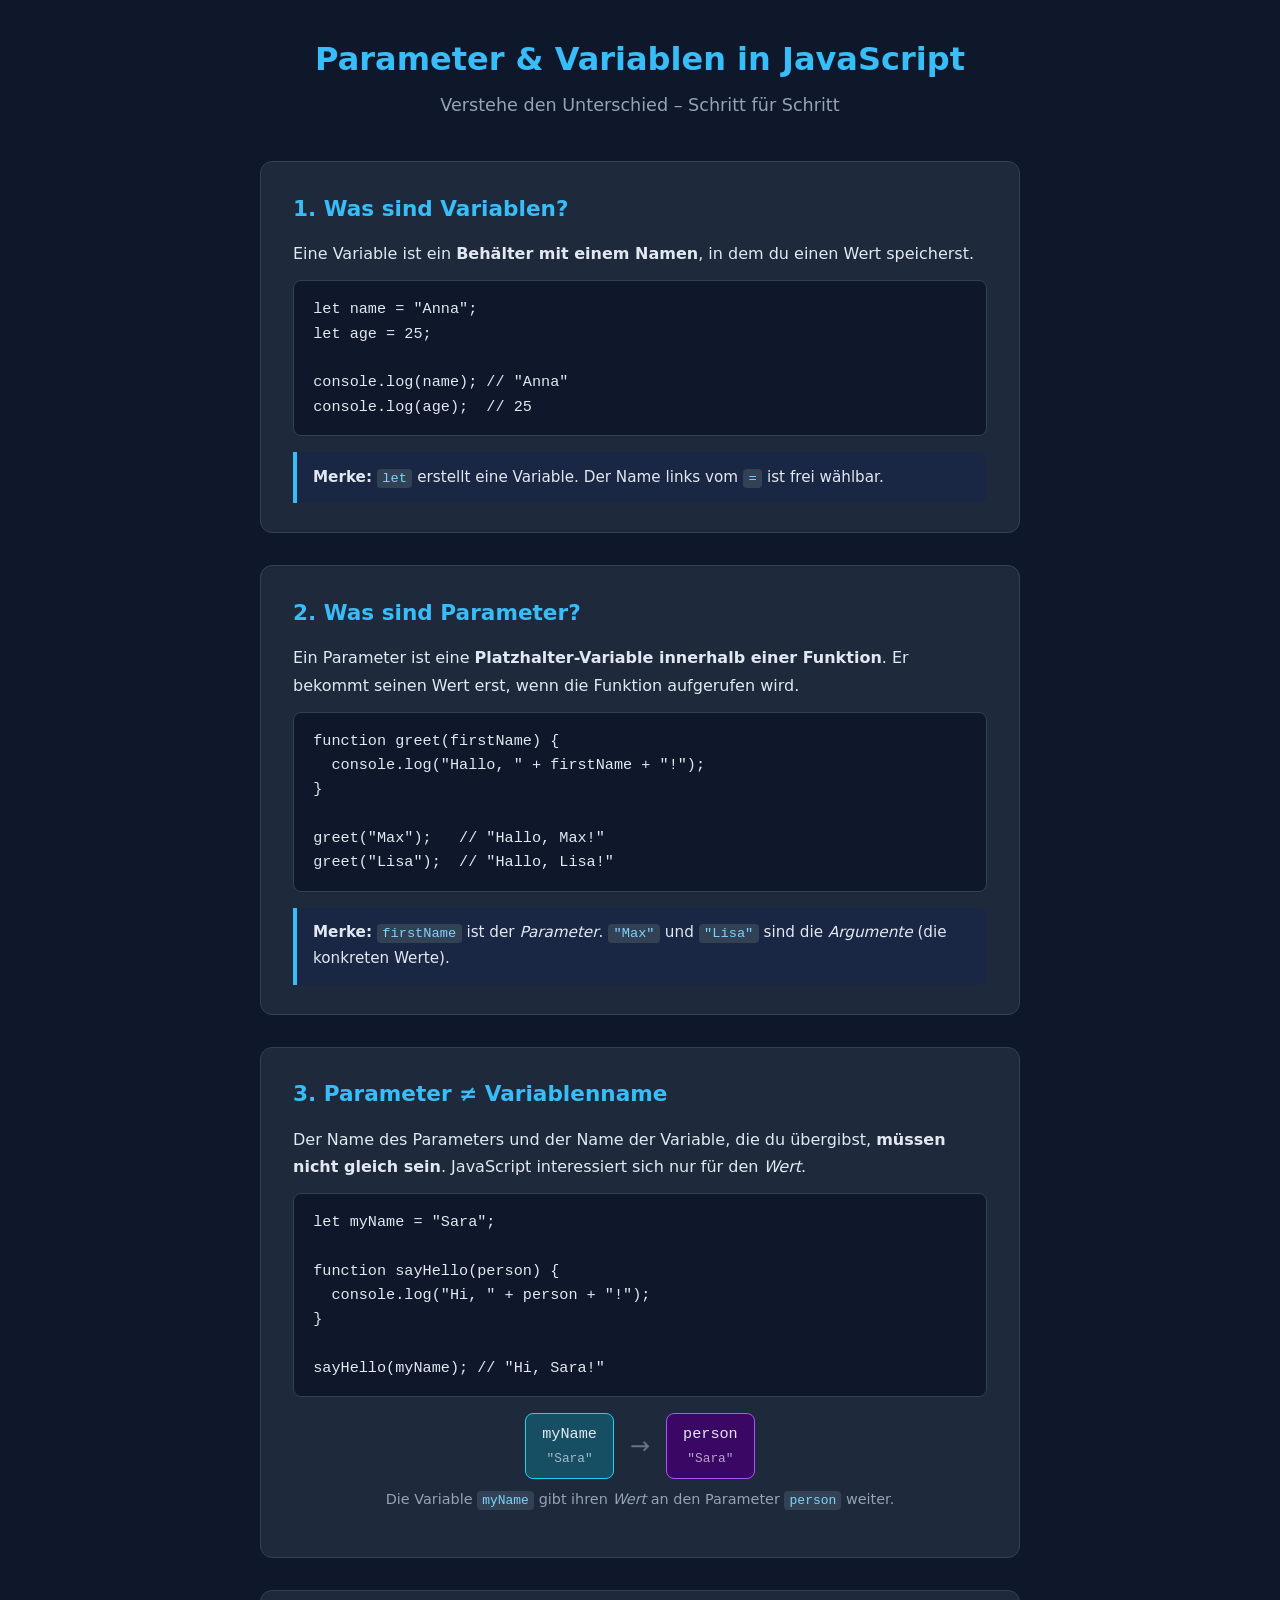
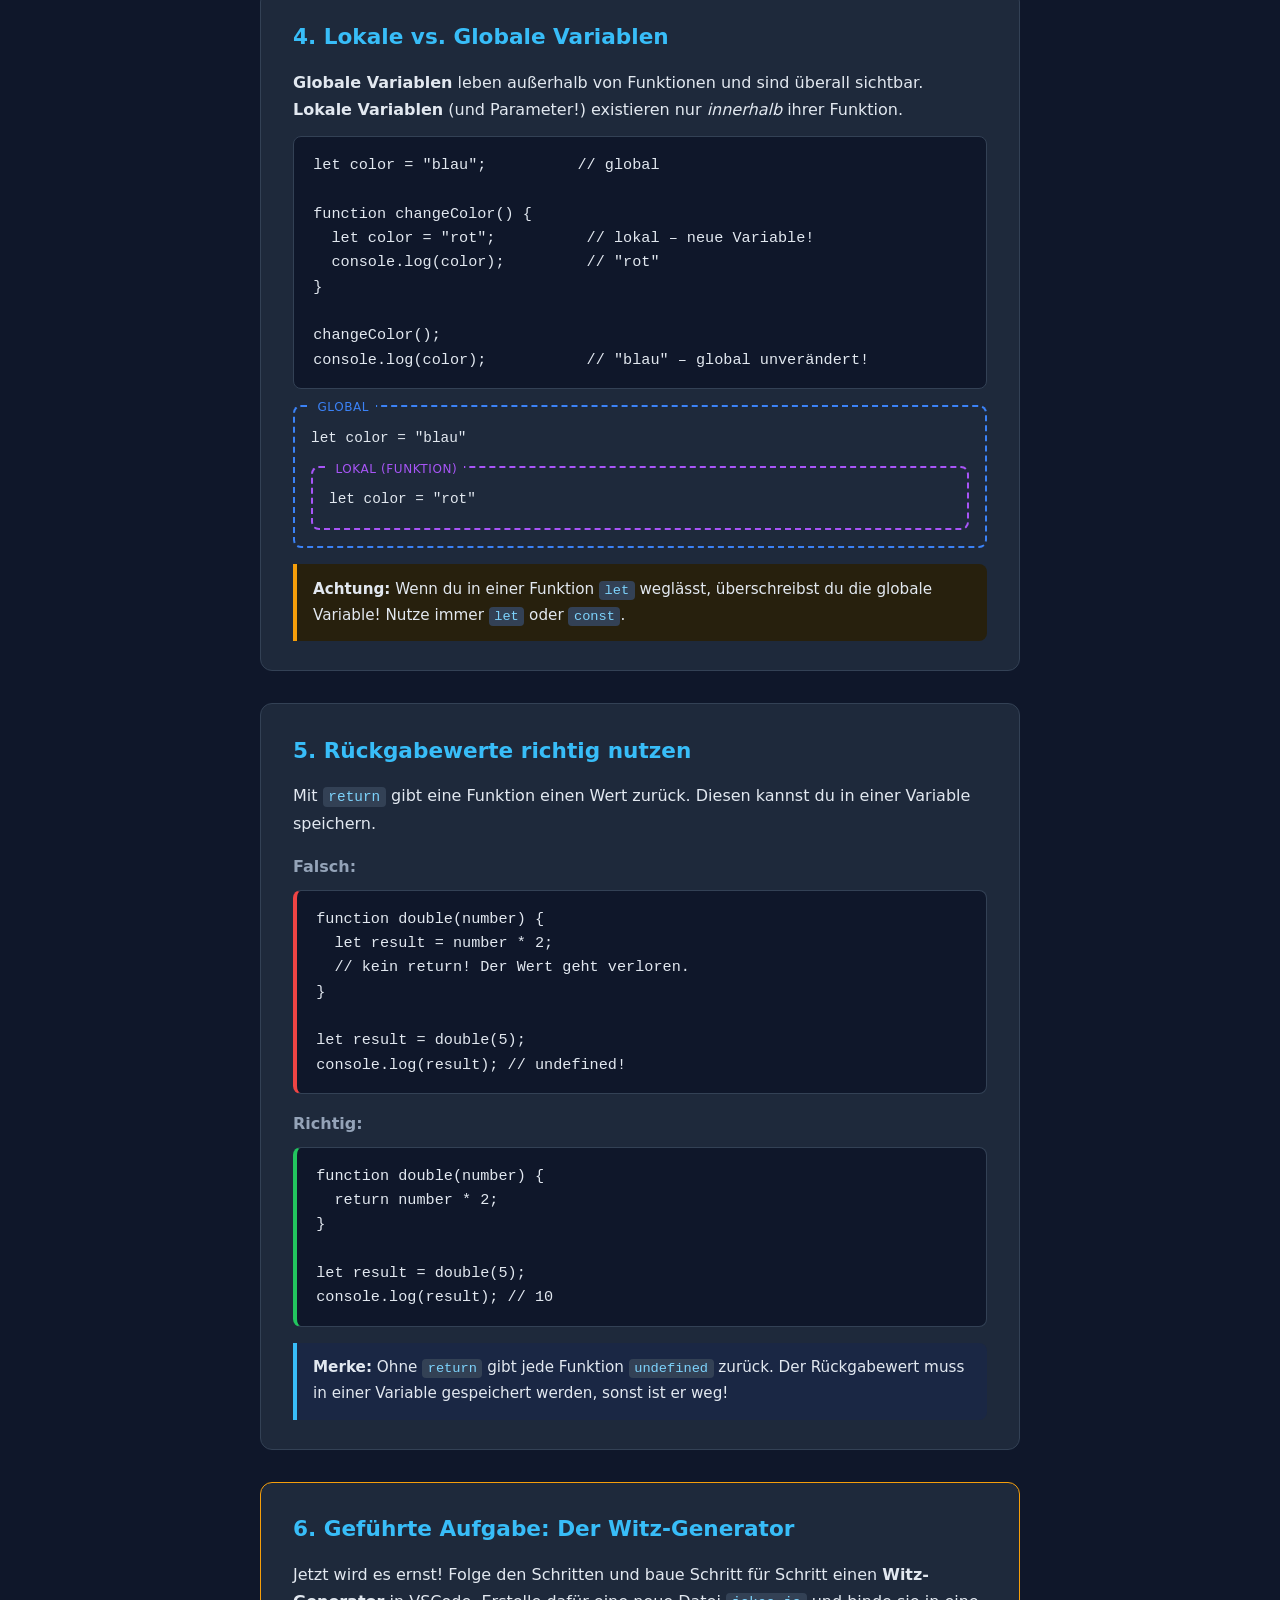
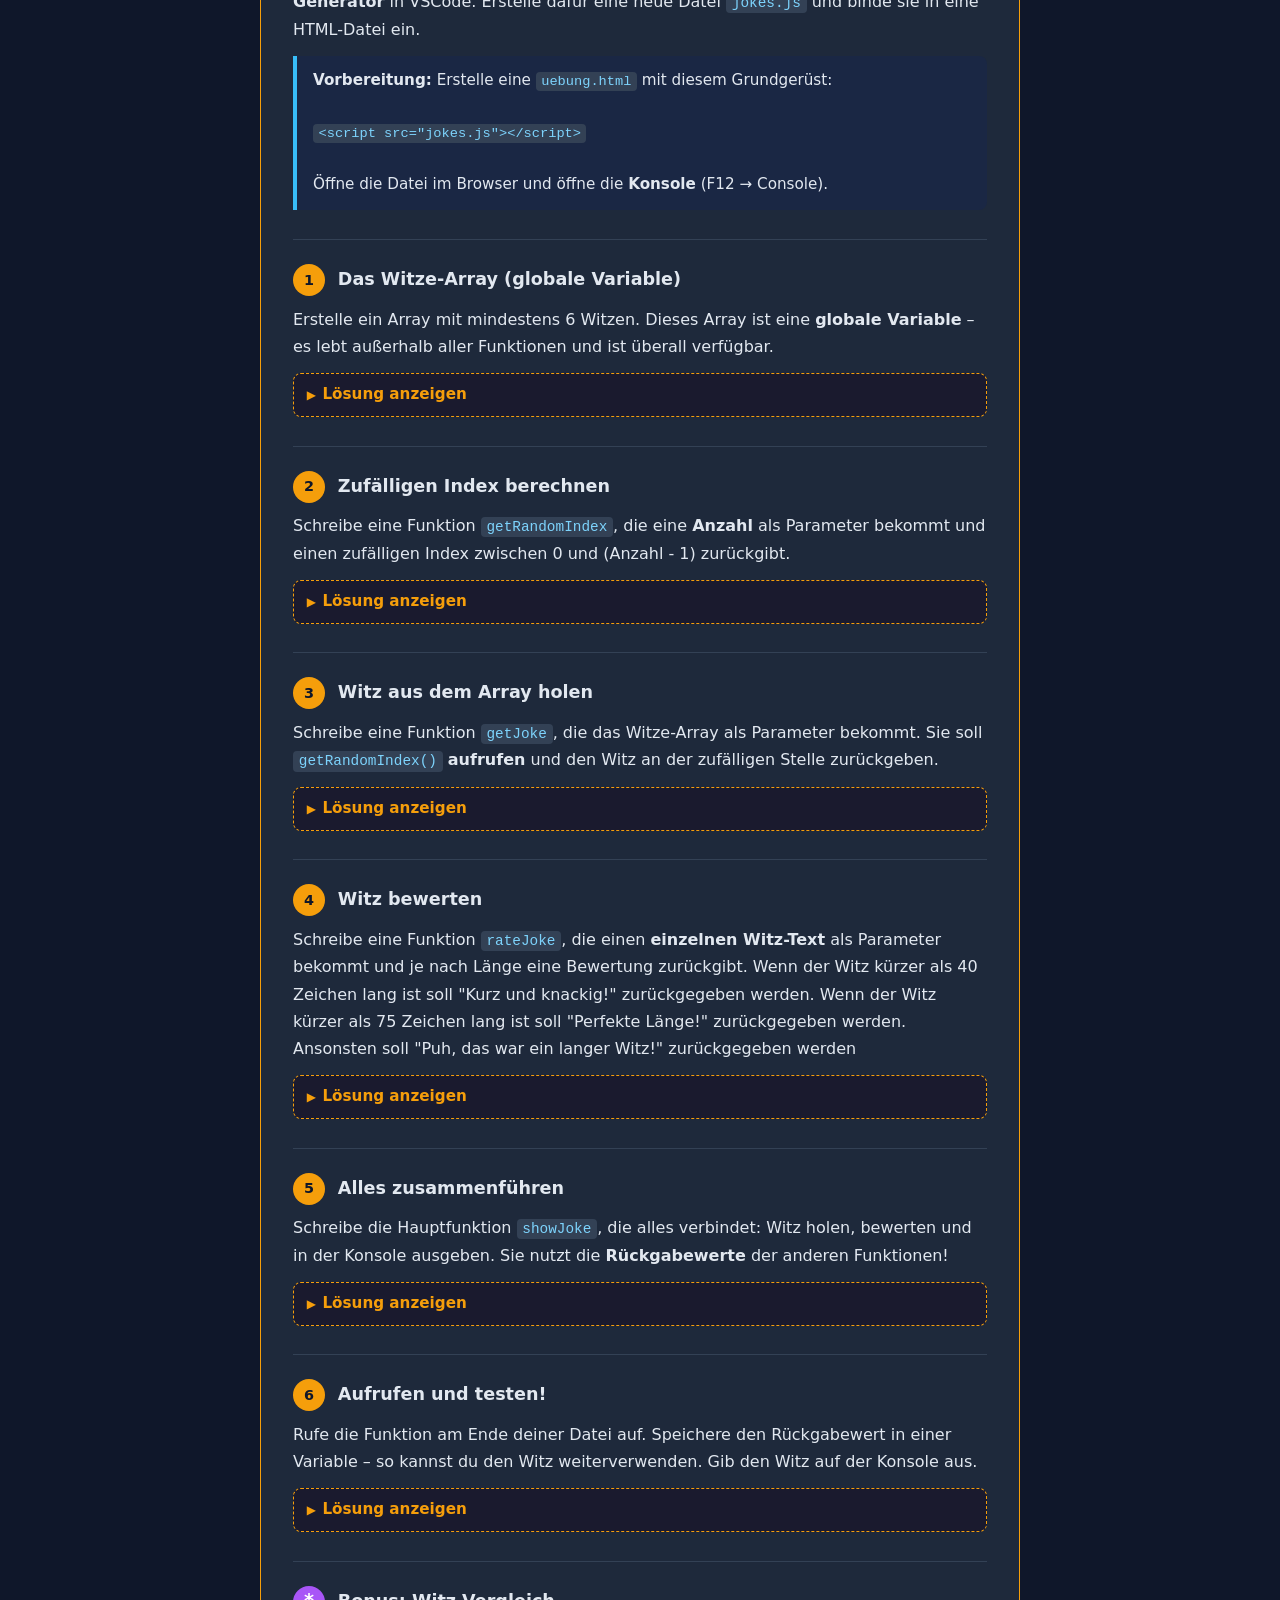
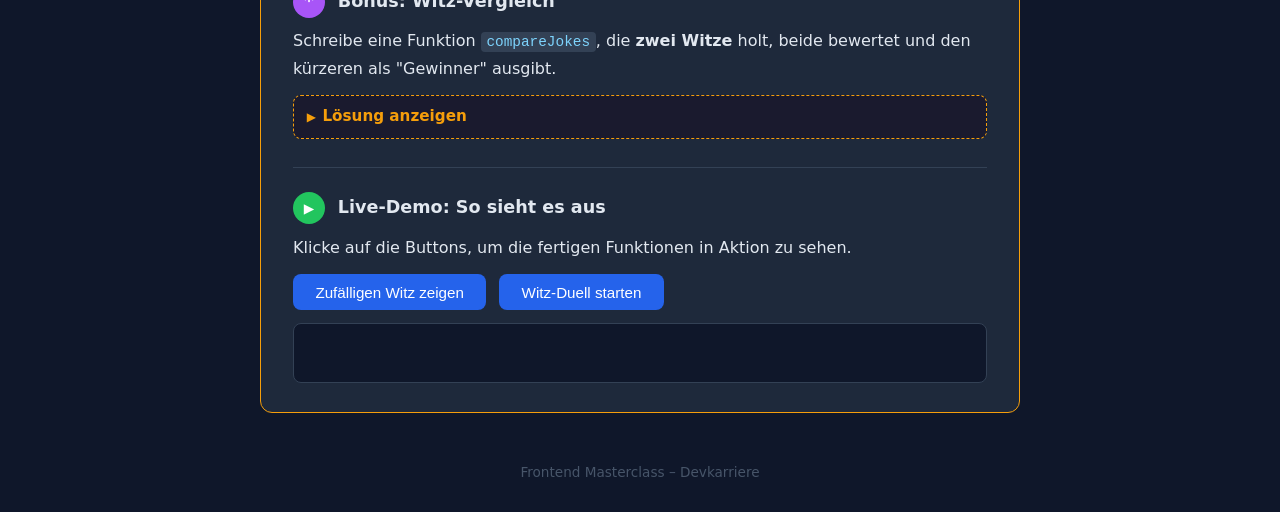
<file: index.html>
<!doctype html>
<html lang="de">
  <head>
    <meta charset="UTF-8" />
    <meta name="viewport" content="width=device-width, initial-scale=1.0" />
    <title>Parameter & Variablen in JavaScript</title>
    <link rel="stylesheet" href="style.css" />
  </head>
  <body>
    <header>
      <h1>Parameter & Variablen in JavaScript</h1>
      <p class="subtitle">
        Verstehe den Unterschied &ndash; Schritt für Schritt
      </p>
    </header>

    <main>
      <!-- Sektion 1: Was sind Variablen? -->
      <section class="card">
        <h2>1. Was sind Variablen?</h2>
        <p>
          Eine Variable ist ein <strong>Behälter mit einem Namen</strong>, in
          dem du einen Wert speicherst.
        </p>
        <pre><code>let name = "Anna";
let age = 25;

console.log(name); // "Anna"
console.log(age);  // 25</code></pre>
        <div class="hint">
          <strong>Merke:</strong> <code>let</code> erstellt eine Variable. Der
          Name links vom <code>=</code> ist frei wählbar.
        </div>
      </section>

      <!-- Sektion 2: Was sind Parameter? -->
      <section class="card">
        <h2>2. Was sind Parameter?</h2>
        <p>
          Ein Parameter ist eine
          <strong>Platzhalter-Variable innerhalb einer Funktion</strong>. Er
          bekommt seinen Wert erst, wenn die Funktion aufgerufen wird.
        </p>
        <pre><code>function greet(firstName) {
  console.log("Hallo, " + firstName + "!");
}

greet("Max");   // "Hallo, Max!"
greet("Lisa");  // "Hallo, Lisa!"</code></pre>
        <div class="hint">
          <strong>Merke:</strong> <code>firstName</code> ist der
          <em>Parameter</em>. <code>"Max"</code> und <code>"Lisa"</code> sind
          die <em>Argumente</em> (die konkreten Werte).
        </div>
      </section>

      <!-- Sektion 3: Namen müssen NICHT gleich sein -->
      <section class="card">
        <h2>3. Parameter &ne; Variablenname</h2>
        <p>
          Der Name des Parameters und der Name der Variable, die du übergibst,
          <strong>müssen nicht gleich sein</strong>. JavaScript interessiert
          sich nur für den <em>Wert</em>.
        </p>
        <pre><code>let myName = "Sara";

function sayHello(person) {
  console.log("Hi, " + person + "!");
}

sayHello(myName); // "Hi, Sara!"</code></pre>
        <div class="visual">
          <div class="flow">
            <span class="tag var">myName <small>"Sara"</small></span>
            <span class="arrow">&rarr;</span>
            <span class="tag param">person <small>"Sara"</small></span>
          </div>
          <p class="caption">
            Die Variable <code>myName</code> gibt ihren <em>Wert</em> an den
            Parameter <code>person</code> weiter.
          </p>
        </div>
      </section>

      <!-- Sektion 4: Lokale vs. Globale Variablen -->
      <section class="card">
        <h2>4. Lokale vs. Globale Variablen</h2>
        <p>
          <strong>Globale Variablen</strong> leben außerhalb von Funktionen und
          sind überall sichtbar.<br />
          <strong>Lokale Variablen</strong> (und Parameter!) existieren nur
          <em>innerhalb</em> ihrer Funktion.
        </p>
        <pre><code>let color = "blau";          // global

function changeColor() {
  let color = "rot";          // lokal &ndash; neue Variable!
  console.log(color);         // "rot"
}

changeColor();
console.log(color);           // "blau" &ndash; global unverändert!</code></pre>

        <div class="scope-demo">
          <div class="scope global">
            <span class="label">Global</span>
            <code>let color = "blau"</code>
            <div class="scope local">
              <span class="label">Lokal (Funktion)</span>
              <code>let color = "rot"</code>
            </div>
          </div>
        </div>

        <div class="hint warning">
          <strong>Achtung:</strong> Wenn du in einer Funktion
          <code>let</code> weglässt, überschreibst du die globale Variable!
          Nutze immer <code>let</code> oder <code>const</code>.
        </div>
      </section>

      <!-- Sektion 5: Rückgabewerte -->
      <section class="card">
        <h2>5. Rückgabewerte richtig nutzen</h2>
        <p>
          Mit <code>return</code> gibt eine Funktion einen Wert zurück. Diesen
          kannst du in einer Variable speichern.
        </p>

        <h3>Falsch:</h3>
        <pre class="wrong"><code>function double(number) {
  let result = number * 2;
  // kein return! Der Wert geht verloren.
}

let result = double(5);
console.log(result); // undefined!</code></pre>

        <h3>Richtig:</h3>
        <pre class="right"><code>function double(number) {
  return number * 2;
}

let result = double(5);
console.log(result); // 10</code></pre>

        <div class="hint">
          <strong>Merke:</strong> Ohne <code>return</code> gibt jede Funktion
          <code>undefined</code> zurück. Der Rückgabewert muss in einer Variable
          gespeichert werden, sonst ist er weg!
        </div>
      </section>

      <!-- Sektion 6: Große geführte Aufgabe -->
      <section class="card exercise">
        <h2>6. Geführte Aufgabe: Der Witz-Generator</h2>
        <p>
          Jetzt wird es ernst! Folge den Schritten und baue Schritt für Schritt
          einen <strong>Witz-Generator</strong> in VSCode. Erstelle dafür eine
          neue Datei <code>jokes.js</code> und binde sie in eine HTML-Datei ein.
        </p>

        <div class="hint">
          <strong>Vorbereitung:</strong> Erstelle eine
          <code>uebung.html</code> mit diesem Grundgerüst:<br /><br />
          <code>&lt;script src="jokes.js"&gt;&lt;/script&gt;</code><br /><br />
          Öffne die Datei im Browser und öffne die <strong>Konsole</strong> (F12
          &rarr; Console).
        </div>

        <!-- Schritt 1 -->
        <div class="step">
          <div class="step-header">
            <span class="step-number">1</span>
            <h3>Das Witze-Array (globale Variable)</h3>
          </div>
          <p>
            Erstelle ein Array mit mindestens 6 Witzen. Dieses Array ist eine
            <strong>globale Variable</strong> &ndash; es lebt außerhalb aller
            Funktionen und ist überall verfügbar.
          </p>
          <details class="solution">
            <summary>Lösung anzeigen</summary>
            <pre><code>const jokes = [
  "Warum können Geister nicht lügen? Man kann durch sie hindurchsehen.",
  "Ich wollte einen Witz über Pizza machen... aber der ist zu cheesy.",
  "Warum trinken Programmierer Tee? Weil Java schon vergeben ist.",
  "Was macht ein Pirat am Computer? Er drückt die Enter-Taste.",
  "Treffen sich zwei Wände. Sagt die eine: Wir sehen uns an der Ecke!",
  "Warum hat der Mathematiker Angst vor negativen Zahlen? Er kann einfach nicht ohne sie leben."
];</code></pre>
            <div class="hint">
              <strong>Beachte:</strong> <code>const</code> statt
              <code>let</code> &ndash; das Array soll nicht neu zugewiesen
              werden. Die Inhalte können trotzdem geändert werden.
            </div>
          </details>
        </div>

        <!-- Schritt 2 -->
        <div class="step">
          <div class="step-header">
            <span class="step-number">2</span>
            <h3>Zufälligen Index berechnen</h3>
          </div>
          <p>
            Schreibe eine Funktion <code>getRandomIndex</code>, die eine
            <strong>Anzahl</strong> als Parameter bekommt und einen zufälligen
            Index zwischen 0 und (Anzahl - 1) zurückgibt.
          </p>
          <details class="solution">
            <summary>Lösung anzeigen</summary>
            <pre><code>function getRandomIndex(count) {
  let index = Math.floor(Math.random() * count);
  return index;
}</code></pre>
            <div class="visual">
              <div class="flow">
                <span class="tag var">jokes.length <small>6</small></span>
                <span class="arrow">&rarr;</span>
                <span class="tag param">count <small>6</small></span>
                <span class="arrow">&rarr;</span>
                <span class="tag return-tag">return <small>z.B. 3</small></span>
              </div>
              <p class="caption">
                Die Variable <code>jokes.length</code> wird zum Parameter
                <code>count</code>. Anderer Name, gleicher Wert!
              </p>
            </div>
          </details>
        </div>

        <!-- Schritt 3 -->
        <div class="step">
          <div class="step-header">
            <span class="step-number">3</span>
            <h3>Witz aus dem Array holen</h3>
          </div>
          <p>
            Schreibe eine Funktion <code>getJoke</code>, die das Witze-Array als
            Parameter bekommt. Sie soll <code>getRandomIndex()</code>
            <strong>aufrufen</strong> und den Witz an der zufälligen Stelle
            zurückgeben.
          </p>
          <details class="solution">
            <summary>Lösung anzeigen</summary>
            <pre><code>function getJoke(jokeList) {
  let index = getRandomIndex(jokeList.length);
  let selectedJoke = jokeList[index];
  return selectedJoke;
}</code></pre>
            <div class="hint">
              <strong>Wichtig:</strong> Hier ruft eine Funktion eine
              <em>andere Funktion</em> auf! Der
              <strong>Rückgabewert</strong> von
              <code>getRandomIndex()</code> wird in der lokalen Variable
              <code>index</code> gespeichert. Beachte auch: der Parameter heißt
              <code>jokeList</code>, nicht <code>jokes</code>!
            </div>
          </details>
        </div>

        <!-- Schritt 4 -->
        <div class="step">
          <div class="step-header">
            <span class="step-number">4</span>
            <h3>Witz bewerten</h3>
          </div>
          <p>
            Schreibe eine Funktion <code>rateJoke</code>, die einen
            <strong>einzelnen Witz-Text</strong> als Parameter bekommt und je
            nach Länge eine Bewertung zurückgibt. Wenn der Witz kürzer als 40
            Zeichen lang ist soll "Kurz und knackig!" zurückgegeben werden. Wenn
            der Witz kürzer als 75 Zeichen lang ist soll "Perfekte Länge!"
            zurückgegeben werden. Ansonsten soll "Puh, das war ein langer Witz!"
            zurückgegeben werden
          </p>
          <details class="solution">
            <summary>Lösung anzeigen</summary>
            <pre><code>function rateJoke(jokeText) {
  let jokeLength = jokeText.length;

  if (jokeLength &lt; 40) {
    return "Kurz und knackig!";
  } else if (jokeLength &lt; 75) {
    return "Perfekte Länge!";
  } else {
    return "Puh, das war ein langer Witz!";
  }
}</code></pre>
            <div class="hint">
              <strong>Beachte:</strong> Der Parameter heißt
              <code>jokeText</code> &ndash; nicht <code>joke</code> oder
              <code>jokes</code>. Der Name beschreibt, <em>was</em> die Funktion
              erwartet: einen einzelnen Text, kein ganzes Array.
            </div>
          </details>
        </div>

        <!-- Schritt 5 -->
        <div class="step">
          <div class="step-header">
            <span class="step-number">5</span>
            <h3>Alles zusammenführen</h3>
          </div>
          <p>
            Schreibe die Hauptfunktion <code>showJoke</code>, die alles
            verbindet: Witz holen, bewerten und in der Konsole ausgeben. Sie
            nutzt die <strong>Rückgabewerte</strong> der anderen Funktionen!
          </p>
          <details class="solution">
            <summary>Lösung anzeigen</summary>
            <pre><code>function showJoke(jokeList) {
  let joke = getJoke(jokeList);
  let rating = rateJoke(joke);

  console.log("=== Witz des Tages ===");
  console.log(joke);
  console.log("Bewertung: " + rating);
  console.log("Zeichenanzahl: " + joke.length);

  return joke;
}</code></pre>
            <div class="call-chain">
              <h4>Funktionsaufruf-Kette:</h4>
              <div class="chain">
                <div class="chain-item main-fn">
                  showJoke(jokes)
                  <div class="chain-item sub-fn">
                    getJoke(jokeList)
                    <div class="chain-item sub-fn-deep">
                      getRandomIndex(jokeList.length)
                    </div>
                  </div>
                  <div class="chain-item sub-fn">rateJoke(joke)</div>
                </div>
              </div>
            </div>
          </details>
        </div>

        <!-- Schritt 6 -->
        <div class="step">
          <div class="step-header">
            <span class="step-number">6</span>
            <h3>Aufrufen und testen!</h3>
          </div>
          <p>
            Rufe die Funktion am Ende deiner Datei auf. Speichere den
            Rückgabewert in einer Variable &ndash; so kannst du den Witz
            weiterverwenden. Gib den Witz auf der Konsole aus.
          </p>
          <details class="solution">
            <summary>Lösung anzeigen</summary>
            <pre><code>// Einmal aufrufen
let myJoke = showJoke(jokes);

// Den Rückgabewert weiterverwenden
console.log("Gespeicherter Witz: " + myJoke);</code></pre>
            <div class="hint">
              <strong>Tipp:</strong> Lade die Seite mehrmals neu (F5) &ndash;
              jedes Mal kommt ein anderer Witz!
            </div>
          </details>
        </div>

        <!-- Schritt 7: Bonusaufgabe -->
        <div class="step">
          <div class="step-header">
            <span class="step-number bonus-icon">*</span>
            <h3>Bonus: Witz-Vergleich</h3>
          </div>
          <p>
            Schreibe eine Funktion <code>compareJokes</code>, die
            <strong>zwei Witze</strong> holt, beide bewertet und den kürzeren
            als "Gewinner" ausgibt.
          </p>
          <details class="solution">
            <summary>Lösung anzeigen</summary>
            <pre><code>function compareJokes(jokeList) {
  let joke1 = getJoke(jokeList);
  let joke2 = getJoke(jokeList);

  let rating1 = rateJoke(joke1);
  let rating2 = rateJoke(joke2);

  console.log("--- Witz-Duell ---");
  console.log("Witz 1: " + joke1);
  console.log("  → " + rating1);
  console.log("Witz 2: " + joke2);
  console.log("  → " + rating2);

  if (joke1.length &lt; joke2.length) {
    console.log("Gewinner: Witz 1 (kürzer!)");
    return joke1;
  } else {
    console.log("Gewinner: Witz 2 (kürzer!)");
    return joke2;
  }
}

compareJokes(jokes);</code></pre>
          </details>
        </div>

        <!-- Live-Demo -->
        <div class="step">
          <div class="step-header">
            <span class="step-number demo-icon">&#9654;</span>
            <h3>Live-Demo: So sieht es aus</h3>
          </div>
          <p>
            Klicke auf die Buttons, um die fertigen Funktionen in Aktion zu
            sehen.
          </p>
          <div class="demo-buttons">
            <button id="run-joke">Zufälligen Witz zeigen</button>
            <button id="run-compare">Witz-Duell starten</button>
          </div>
          <div id="joke-output" class="output"></div>

          <div id="joke-visual" class="witz-display hidden">
            <div class="witz-bubble">
              <span id="joke-text-display"></span>
            </div>
            <div class="witz-meta">
              <span id="joke-rating" class="badge"></span>
              <span id="joke-length" class="badge badge-gray"></span>
            </div>
          </div>
        </div>
      </section>
    </main>

    <footer>
      <p>Frontend Masterclass &ndash; Devkarriere</p>
    </footer>

    <script src="script.js"></script>
  </body>
</html>
</file>
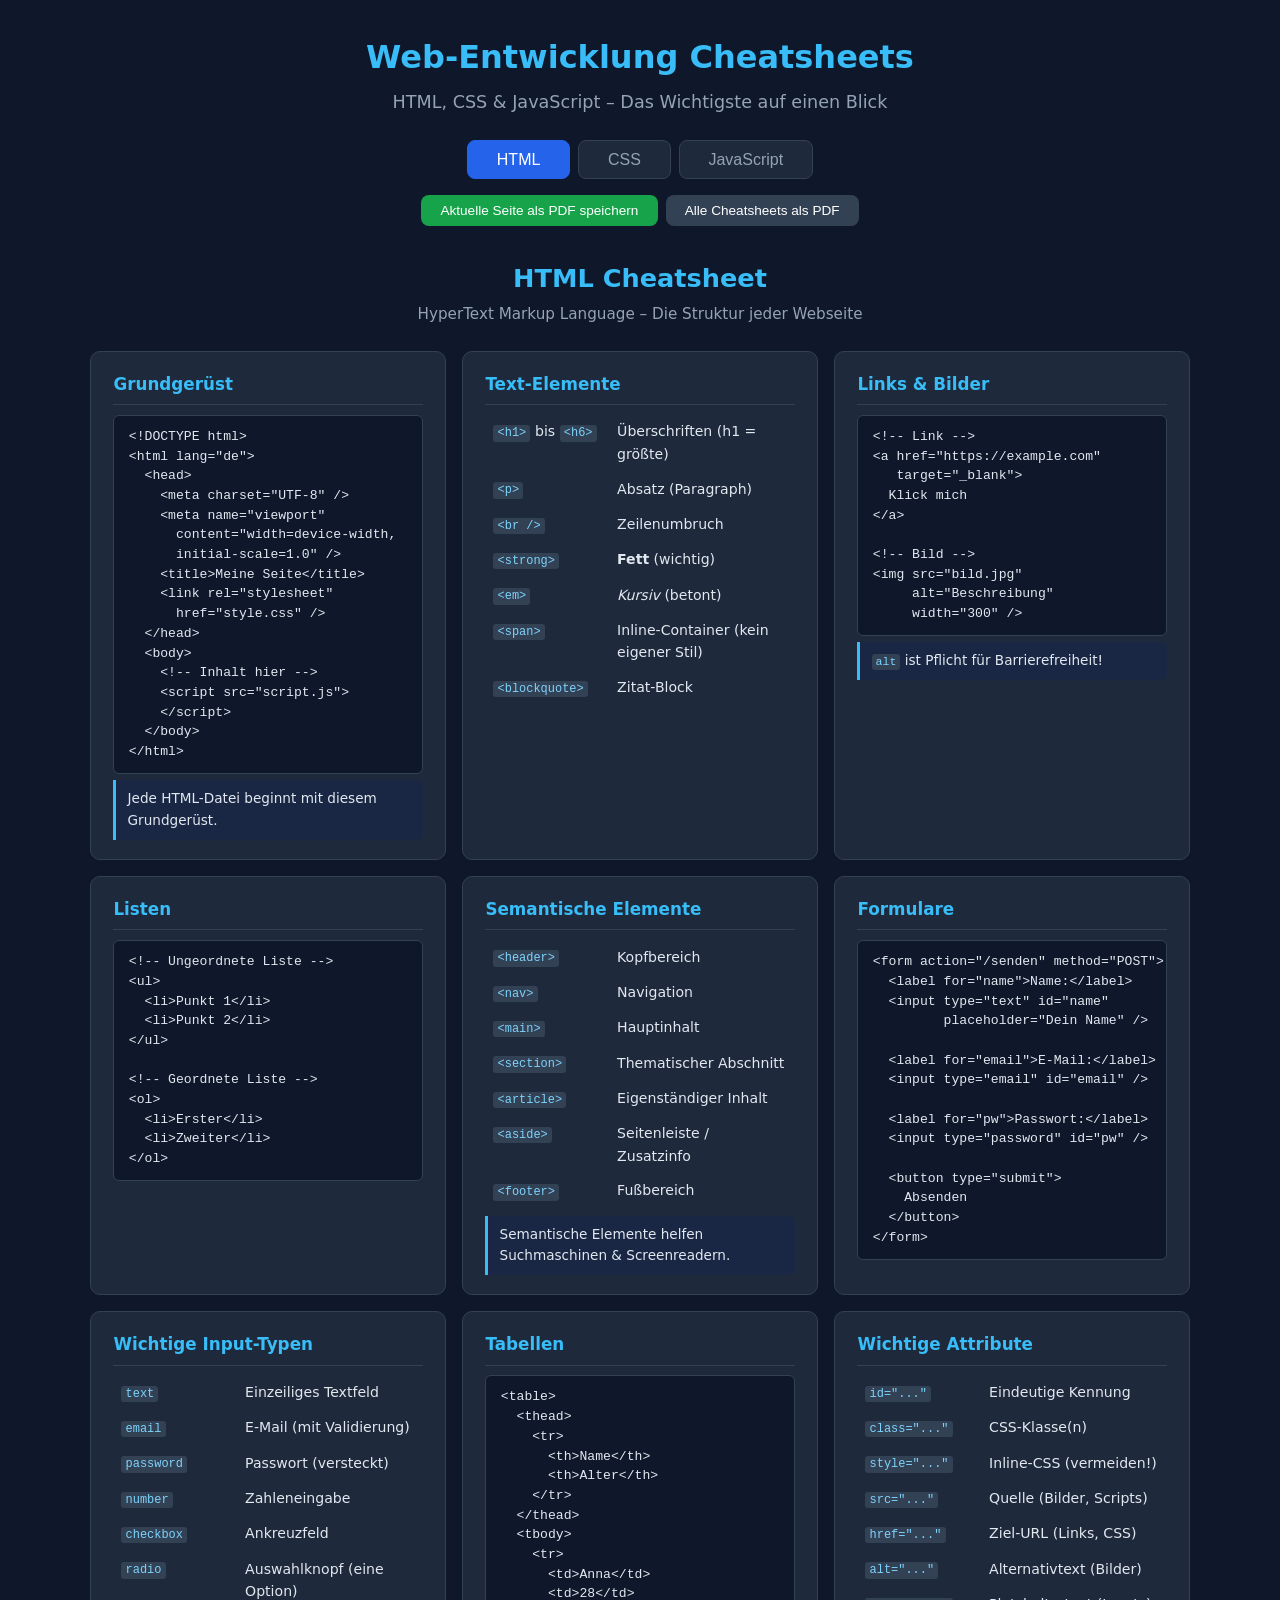
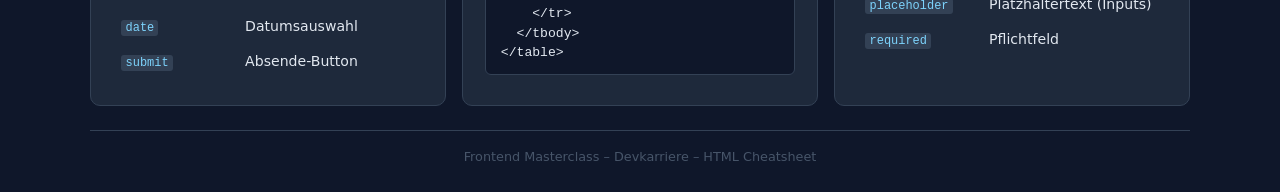
<file: Cheatsheets/index.html>
<!doctype html>
<html lang="de">
  <head>
    <meta charset="UTF-8" />
    <meta name="viewport" content="width=device-width, initial-scale=1.0" />
    <title>Web-Entwicklung Cheatsheets &ndash; HTML, CSS &amp; JavaScript</title>
    <link rel="stylesheet" href="style.css" />
  </head>
  <body>
    <header class="no-print">
      <h1>Web-Entwicklung Cheatsheets</h1>
      <p class="subtitle">HTML, CSS &amp; JavaScript &ndash; Das Wichtigste auf einen Blick</p>
      <nav class="tabs">
        <button class="tab active" data-target="html">HTML</button>
        <button class="tab" data-target="css">CSS</button>
        <button class="tab" data-target="js">JavaScript</button>
      </nav>
      <div class="print-controls">
        <button id="print-current" class="btn-print">Aktuelle Seite als PDF speichern</button>
        <button id="print-all" class="btn-print secondary">Alle Cheatsheets als PDF</button>
      </div>
    </header>

    <main>
      <!-- ================================ -->
      <!-- HTML CHEATSHEET                  -->
      <!-- ================================ -->
      <div class="cheatsheet active" id="html">
        <div class="sheet-header">
          <h2>HTML Cheatsheet</h2>
          <p class="sheet-subtitle">HyperText Markup Language &ndash; Die Struktur jeder Webseite</p>
        </div>

        <div class="grid">
          <!-- Grundgerüst -->
          <section class="card">
            <h3>Grundgerüst</h3>
            <pre><code>&lt;!DOCTYPE html&gt;
&lt;html lang="de"&gt;
  &lt;head&gt;
    &lt;meta charset="UTF-8" /&gt;
    &lt;meta name="viewport"
      content="width=device-width,
      initial-scale=1.0" /&gt;
    &lt;title&gt;Meine Seite&lt;/title&gt;
    &lt;link rel="stylesheet"
      href="style.css" /&gt;
  &lt;/head&gt;
  &lt;body&gt;
    &lt;!-- Inhalt hier --&gt;
    &lt;script src="script.js"&gt;
    &lt;/script&gt;
  &lt;/body&gt;
&lt;/html&gt;</code></pre>
            <div class="hint">Jede HTML-Datei beginnt mit diesem Grundgerüst.</div>
          </section>

          <!-- Text-Elemente -->
          <section class="card">
            <h3>Text-Elemente</h3>
            <table class="ref-table">
              <tr><td><code>&lt;h1&gt;</code> bis <code>&lt;h6&gt;</code></td><td>Überschriften (h1 = größte)</td></tr>
              <tr><td><code>&lt;p&gt;</code></td><td>Absatz (Paragraph)</td></tr>
              <tr><td><code>&lt;br /&gt;</code></td><td>Zeilenumbruch</td></tr>
              <tr><td><code>&lt;strong&gt;</code></td><td><strong>Fett</strong> (wichtig)</td></tr>
              <tr><td><code>&lt;em&gt;</code></td><td><em>Kursiv</em> (betont)</td></tr>
              <tr><td><code>&lt;span&gt;</code></td><td>Inline-Container (kein eigener Stil)</td></tr>
              <tr><td><code>&lt;blockquote&gt;</code></td><td>Zitat-Block</td></tr>
            </table>
          </section>

          <!-- Links & Bilder -->
          <section class="card">
            <h3>Links &amp; Bilder</h3>
            <pre><code>&lt;!-- Link --&gt;
&lt;a href="https://example.com"
   target="_blank"&gt;
  Klick mich
&lt;/a&gt;

&lt;!-- Bild --&gt;
&lt;img src="bild.jpg"
     alt="Beschreibung"
     width="300" /&gt;</code></pre>
            <div class="hint"><code>alt</code> ist Pflicht für Barrierefreiheit!</div>
          </section>

          <!-- Listen -->
          <section class="card">
            <h3>Listen</h3>
            <pre><code>&lt;!-- Ungeordnete Liste --&gt;
&lt;ul&gt;
  &lt;li&gt;Punkt 1&lt;/li&gt;
  &lt;li&gt;Punkt 2&lt;/li&gt;
&lt;/ul&gt;

&lt;!-- Geordnete Liste --&gt;
&lt;ol&gt;
  &lt;li&gt;Erster&lt;/li&gt;
  &lt;li&gt;Zweiter&lt;/li&gt;
&lt;/ol&gt;</code></pre>
          </section>

          <!-- Semantische Elemente -->
          <section class="card">
            <h3>Semantische Elemente</h3>
            <table class="ref-table">
              <tr><td><code>&lt;header&gt;</code></td><td>Kopfbereich</td></tr>
              <tr><td><code>&lt;nav&gt;</code></td><td>Navigation</td></tr>
              <tr><td><code>&lt;main&gt;</code></td><td>Hauptinhalt</td></tr>
              <tr><td><code>&lt;section&gt;</code></td><td>Thematischer Abschnitt</td></tr>
              <tr><td><code>&lt;article&gt;</code></td><td>Eigenständiger Inhalt</td></tr>
              <tr><td><code>&lt;aside&gt;</code></td><td>Seitenleiste / Zusatzinfo</td></tr>
              <tr><td><code>&lt;footer&gt;</code></td><td>Fußbereich</td></tr>
            </table>
            <div class="hint">Semantische Elemente helfen Suchmaschinen &amp; Screenreadern.</div>
          </section>

          <!-- Formulare -->
          <section class="card">
            <h3>Formulare</h3>
            <pre><code>&lt;form action="/senden" method="POST"&gt;
  &lt;label for="name"&gt;Name:&lt;/label&gt;
  &lt;input type="text" id="name"
         placeholder="Dein Name" /&gt;

  &lt;label for="email"&gt;E-Mail:&lt;/label&gt;
  &lt;input type="email" id="email" /&gt;

  &lt;label for="pw"&gt;Passwort:&lt;/label&gt;
  &lt;input type="password" id="pw" /&gt;

  &lt;button type="submit"&gt;
    Absenden
  &lt;/button&gt;
&lt;/form&gt;</code></pre>
          </section>

          <!-- Input-Typen -->
          <section class="card">
            <h3>Wichtige Input-Typen</h3>
            <table class="ref-table">
              <tr><td><code>text</code></td><td>Einzeiliges Textfeld</td></tr>
              <tr><td><code>email</code></td><td>E-Mail (mit Validierung)</td></tr>
              <tr><td><code>password</code></td><td>Passwort (versteckt)</td></tr>
              <tr><td><code>number</code></td><td>Zahleneingabe</td></tr>
              <tr><td><code>checkbox</code></td><td>Ankreuzfeld</td></tr>
              <tr><td><code>radio</code></td><td>Auswahlknopf (eine Option)</td></tr>
              <tr><td><code>date</code></td><td>Datumsauswahl</td></tr>
              <tr><td><code>submit</code></td><td>Absende-Button</td></tr>
            </table>
          </section>

          <!-- Tabellen -->
          <section class="card">
            <h3>Tabellen</h3>
            <pre><code>&lt;table&gt;
  &lt;thead&gt;
    &lt;tr&gt;
      &lt;th&gt;Name&lt;/th&gt;
      &lt;th&gt;Alter&lt;/th&gt;
    &lt;/tr&gt;
  &lt;/thead&gt;
  &lt;tbody&gt;
    &lt;tr&gt;
      &lt;td&gt;Anna&lt;/td&gt;
      &lt;td&gt;28&lt;/td&gt;
    &lt;/tr&gt;
  &lt;/tbody&gt;
&lt;/table&gt;</code></pre>
          </section>

          <!-- Wichtige Attribute -->
          <section class="card">
            <h3>Wichtige Attribute</h3>
            <table class="ref-table">
              <tr><td><code>id="..."</code></td><td>Eindeutige Kennung</td></tr>
              <tr><td><code>class="..."</code></td><td>CSS-Klasse(n)</td></tr>
              <tr><td><code>style="..."</code></td><td>Inline-CSS (vermeiden!)</td></tr>
              <tr><td><code>src="..."</code></td><td>Quelle (Bilder, Scripts)</td></tr>
              <tr><td><code>href="..."</code></td><td>Ziel-URL (Links, CSS)</td></tr>
              <tr><td><code>alt="..."</code></td><td>Alternativtext (Bilder)</td></tr>
              <tr><td><code>placeholder</code></td><td>Platzhaltertext (Inputs)</td></tr>
              <tr><td><code>required</code></td><td>Pflichtfeld</td></tr>
            </table>
          </section>
        </div>
        <footer class="sheet-footer">Frontend Masterclass &ndash; Devkarriere &ndash; HTML Cheatsheet</footer>
      </div>

      <!-- ================================ -->
      <!-- CSS CHEATSHEET                   -->
      <!-- ================================ -->
      <div class="cheatsheet" id="css">
        <div class="sheet-header">
          <h2>CSS Cheatsheet</h2>
          <p class="sheet-subtitle">Cascading Style Sheets &ndash; Das Aussehen deiner Webseite</p>
        </div>

        <div class="grid">
          <!-- Selektoren -->
          <section class="card">
            <h3>Selektoren</h3>
            <pre><code>/* Element */
p { color: blue; }

/* Klasse */
.card { background: white; }

/* ID */
#header { height: 60px; }

/* Verschachtelt */
nav a { color: red; }

/* Direkt Kind */
ul > li { margin: 5px; }

/* Mehrere Elemente */
h1, h2, h3 { font-weight: bold; }</code></pre>
          </section>

          <!-- Box-Modell -->
          <section class="card">
            <h3>Box-Modell</h3>
            <div class="box-model-visual">
              <div class="bm-margin">margin
                <div class="bm-border">border
                  <div class="bm-padding">padding
                    <div class="bm-content">content</div>
                  </div>
                </div>
              </div>
            </div>
            <pre><code>.box {
  margin: 20px;      /* Außenabstand */
  border: 1px solid; /* Rahmen */
  padding: 15px;     /* Innenabstand */
  width: 200px;      /* Breite */

  /* Wichtig! */
  box-sizing: border-box;
}</code></pre>
          </section>

          <!-- Display -->
          <section class="card">
            <h3>Display-Typen</h3>
            <table class="ref-table">
              <tr><td><code>block</code></td><td>Volle Breite, neue Zeile</td></tr>
              <tr><td><code>inline</code></td><td>Nur so breit wie Inhalt</td></tr>
              <tr><td><code>inline-block</code></td><td>Inline + Breite/Höhe</td></tr>
              <tr><td><code>flex</code></td><td>Flexbox-Container</td></tr>
              <tr><td><code>grid</code></td><td>Grid-Container</td></tr>
              <tr><td><code>none</code></td><td>Element verstecken</td></tr>
            </table>
          </section>

          <!-- Flexbox -->
          <section class="card">
            <h3>Flexbox</h3>
            <pre><code>.container {
  display: flex;

  /* Hauptachse */
  justify-content: center;
  /* flex-start | flex-end |
     center | space-between |
     space-around */

  /* Querachse */
  align-items: center;
  /* flex-start | flex-end |
     center | stretch */

  /* Richtung */
  flex-direction: row;
  /* row | column |
     row-reverse | column-reverse */

  /* Umbruch */
  flex-wrap: wrap;

  /* Abstand */
  gap: 1rem;
}</code></pre>
          </section>

          <!-- Positionierung -->
          <section class="card">
            <h3>Positionierung</h3>
            <table class="ref-table">
              <tr><td><code>static</code></td><td>Normal (Standard)</td></tr>
              <tr><td><code>relative</code></td><td>Relativ zur Normalposition</td></tr>
              <tr><td><code>absolute</code></td><td>Relativ zum nächsten rel. Elternteil</td></tr>
              <tr><td><code>fixed</code></td><td>Fixiert im Viewport</td></tr>
              <tr><td><code>sticky</code></td><td>Klebt beim Scrollen</td></tr>
            </table>
            <pre><code>.fixed-header {
  position: fixed;
  top: 0;
  left: 0;
  width: 100%;
}</code></pre>
          </section>

          <!-- Farben -->
          <section class="card">
            <h3>Farben &amp; Hintergründe</h3>
            <pre><code>/* Textfarbe */
color: #ff6600;
color: rgb(255, 102, 0);
color: hsl(24, 100%, 50%);

/* Hintergrund */
background-color: #f0f0f0;
background-image: url("bg.jpg");
background-size: cover;
background-position: center;

/* Transparenz */
opacity: 0.8;
color: rgba(0, 0, 0, 0.5);</code></pre>
          </section>

          <!-- Typografie -->
          <section class="card">
            <h3>Typografie</h3>
            <pre><code>font-family: Arial, sans-serif;
font-size: 1rem;
font-weight: bold;   /* 100 - 900 */
font-style: italic;

line-height: 1.5;
text-align: center;
text-decoration: underline;
text-transform: uppercase;
letter-spacing: 0.05em;</code></pre>
          </section>

          <!-- Einheiten -->
          <section class="card">
            <h3>Wichtige Einheiten</h3>
            <table class="ref-table">
              <tr><td><code>px</code></td><td>Pixel (fest)</td></tr>
              <tr><td><code>rem</code></td><td>Relativ zur Root-Schriftgröße</td></tr>
              <tr><td><code>em</code></td><td>Relativ zur Eltern-Schriftgröße</td></tr>
              <tr><td><code>%</code></td><td>Prozent des Elternelements</td></tr>
              <tr><td><code>vw</code></td><td>Prozent der Viewport-Breite</td></tr>
              <tr><td><code>vh</code></td><td>Prozent der Viewport-Höhe</td></tr>
            </table>
            <div class="hint"><code>rem</code> ist meistens die beste Wahl für responsive Designs.</div>
          </section>

          <!-- Pseudo-Klassen & Responsive -->
          <section class="card">
            <h3>Pseudo-Klassen &amp; Responsive</h3>
            <pre><code>/* Pseudo-Klassen */
a:hover { color: red; }
input:focus { border-color: blue; }
li:first-child { font-weight: bold; }
li:nth-child(2n) { background: #eee; }

/* Media Query */
@media (max-width: 768px) {
  .container {
    flex-direction: column;
  }
}</code></pre>
          </section>
        </div>
        <footer class="sheet-footer">Frontend Masterclass &ndash; Devkarriere &ndash; CSS Cheatsheet</footer>
      </div>

      <!-- ================================ -->
      <!-- JAVASCRIPT CHEATSHEET            -->
      <!-- ================================ -->
      <div class="cheatsheet" id="js">
        <div class="sheet-header">
          <h2>JavaScript Cheatsheet</h2>
          <p class="sheet-subtitle">Die Programmiersprache des Webs &ndash; Interaktivität &amp; Logik</p>
        </div>

        <div class="grid">
          <!-- Variablen -->
          <section class="card">
            <h3>Variablen</h3>
            <pre><code>// Veränderbar
let name = "Anna";
name = "Max";    // OK

// Konstante (nicht neu zuweisbar)
const PI = 3.14;
PI = 3;          // Fehler!

// var (veraltet, vermeiden!)
var alt = "nicht nutzen";</code></pre>
            <div class="hint">Nutze <code>const</code> als Standard, <code>let</code> nur wenn nötig.</div>
          </section>

          <!-- Datentypen -->
          <section class="card">
            <h3>Datentypen</h3>
            <table class="ref-table">
              <tr><td><code>String</code></td><td><code>"Hallo"</code> oder <code>'Hallo'</code></td></tr>
              <tr><td><code>Number</code></td><td><code>42</code>, <code>3.14</code></td></tr>
              <tr><td><code>Boolean</code></td><td><code>true</code> / <code>false</code></td></tr>
              <tr><td><code>Array</code></td><td><code>[1, 2, 3]</code></td></tr>
              <tr><td><code>Object</code></td><td><code>{ name: "Max" }</code></td></tr>
              <tr><td><code>null</code></td><td>Absichtlich leer</td></tr>
              <tr><td><code>undefined</code></td><td>Noch kein Wert zugewiesen</td></tr>
            </table>
            <pre><code>// Typ prüfen
typeof "Hallo";  // "string"
typeof 42;       // "number"
typeof true;     // "boolean"</code></pre>
          </section>

          <!-- Operatoren -->
          <section class="card">
            <h3>Operatoren</h3>
            <pre><code>// Arithmetisch
+  -  *  /  %  **

// Vergleich
===  // gleich (strikt)
!==  // ungleich (strikt)
>  <  >=  <=

// Logisch
&&   // UND
||   // ODER
!    // NICHT

// String-Verkettung
"Hallo " + "Welt"
`Hallo ${name}`  // Template Literal</code></pre>
            <div class="hint">Immer <code>===</code> statt <code>==</code> verwenden!</div>
          </section>

          <!-- Bedingungen -->
          <section class="card">
            <h3>Bedingungen</h3>
            <pre><code>if (alter >= 18) {
  console.log("Volljährig");
} else if (alter >= 16) {
  console.log("Fast volljährig");
} else {
  console.log("Minderjährig");
}

// Ternary Operator (Kurzform)
let status = alter >= 18
  ? "Erwachsen"
  : "Minderjährig";</code></pre>
          </section>

          <!-- Schleifen -->
          <section class="card">
            <h3>Schleifen</h3>
            <pre><code>// for-Schleife
for (let i = 0; i < 5; i++) {
  console.log(i);  // 0, 1, 2, 3, 4
}

// for...of (Arrays)
const farben = ["rot", "grün", "blau"];
for (const farbe of farben) {
  console.log(farbe);
}

// while
let count = 0;
while (count < 3) {
  console.log(count);
  count++;
}</code></pre>
          </section>

          <!-- Funktionen -->
          <section class="card">
            <h3>Funktionen</h3>
            <pre><code>// Funktionsdeklaration
function greet(name) {
  return "Hallo " + name;
}

// Arrow Function
const greet = (name) => {
  return "Hallo " + name;
};

// Kurzform (eine Zeile)
const double = (n) => n * 2;

// Aufrufen
greet("Max");    // "Hallo Max"
double(5);       // 10</code></pre>
          </section>

          <!-- Arrays -->
          <section class="card">
            <h3>Arrays &amp; Methoden</h3>
            <pre><code>const fruits = ["Apfel", "Birne"];

fruits.push("Kirsche");   // Hinzufügen
fruits.pop();             // Letztes entfernen
fruits.length;            // Anzahl
fruits[0];                // "Apfel"
fruits.includes("Birne"); // true

// Iteration
fruits.forEach((fruit) => {
  console.log(fruit);
});

// Transformieren
const upper = fruits.map(
  (f) => f.toUpperCase()
);

// Filtern
const short = fruits.filter(
  (f) => f.length < 6
);</code></pre>
          </section>

          <!-- Objekte -->
          <section class="card">
            <h3>Objekte</h3>
            <pre><code>const person = {
  name: "Max",
  alter: 25,
  hobbys: ["Lesen", "Coden"]
};

// Zugriff
person.name;          // "Max"
person["alter"];      // 25

// Ändern / Hinzufügen
person.email = "max@mail.de";

// Destructuring
const { name, alter } = person;</code></pre>
          </section>

          <!-- DOM-Manipulation -->
          <section class="card">
            <h3>DOM-Manipulation</h3>
            <pre><code>// Element finden
const el = document
  .getElementById("title");
const items = document
  .querySelectorAll(".item");

// Inhalt ändern
el.textContent = "Neuer Text";
el.innerHTML = "&lt;b&gt;Fett&lt;/b&gt;";

// Klassen
el.classList.add("active");
el.classList.remove("active");
el.classList.toggle("active");

// Styles
el.style.color = "red";
el.style.display = "none";</code></pre>
          </section>

          <!-- Events -->
          <section class="card">
            <h3>Events</h3>
            <pre><code>const btn = document
  .getElementById("myBtn");

btn.addEventListener("click",
  function() {
    alert("Klick!");
  }
);

// Häufige Events:
// "click"       Mausklick
// "input"       Eingabe in Input
// "submit"      Formular absenden
// "keydown"     Taste gedrückt
// "mouseover"   Maus drüber
// "load"        Seite geladen</code></pre>
          </section>

          <!-- String-Methoden -->
          <section class="card">
            <h3>String-Methoden</h3>
            <pre><code>const text = "Hallo Welt";

text.length;          // 10
text.toUpperCase();   // "HALLO WELT"
text.toLowerCase();   // "hallo welt"
text.includes("Welt"); // true
text.indexOf("Welt");  // 6
text.slice(0, 5);      // "Hallo"
text.split(" ");       // ["Hallo","Welt"]
text.trim();           // Leerzeichen weg
text.replace("Welt", "JS");
// "Hallo JS"</code></pre>
          </section>

          <!-- Console & Debugging -->
          <section class="card">
            <h3>Konsole &amp; Debugging</h3>
            <pre><code>console.log("Info");
console.warn("Warnung");
console.error("Fehler");
console.table([1, 2, 3]);

// Typ prüfen
typeof variable;
Array.isArray(myArr);

// Häufige Fehler:
// ReferenceError
//   → Variable nicht definiert
// TypeError
//   → Falscher Typ / Methode
// SyntaxError
//   → Tippfehler im Code</code></pre>
          </section>
        </div>
        <footer class="sheet-footer">Frontend Masterclass &ndash; Devkarriere &ndash; JavaScript Cheatsheet</footer>
      </div>
    </main>

    <script src="script.js"></script>
  </body>
</html>
</file>
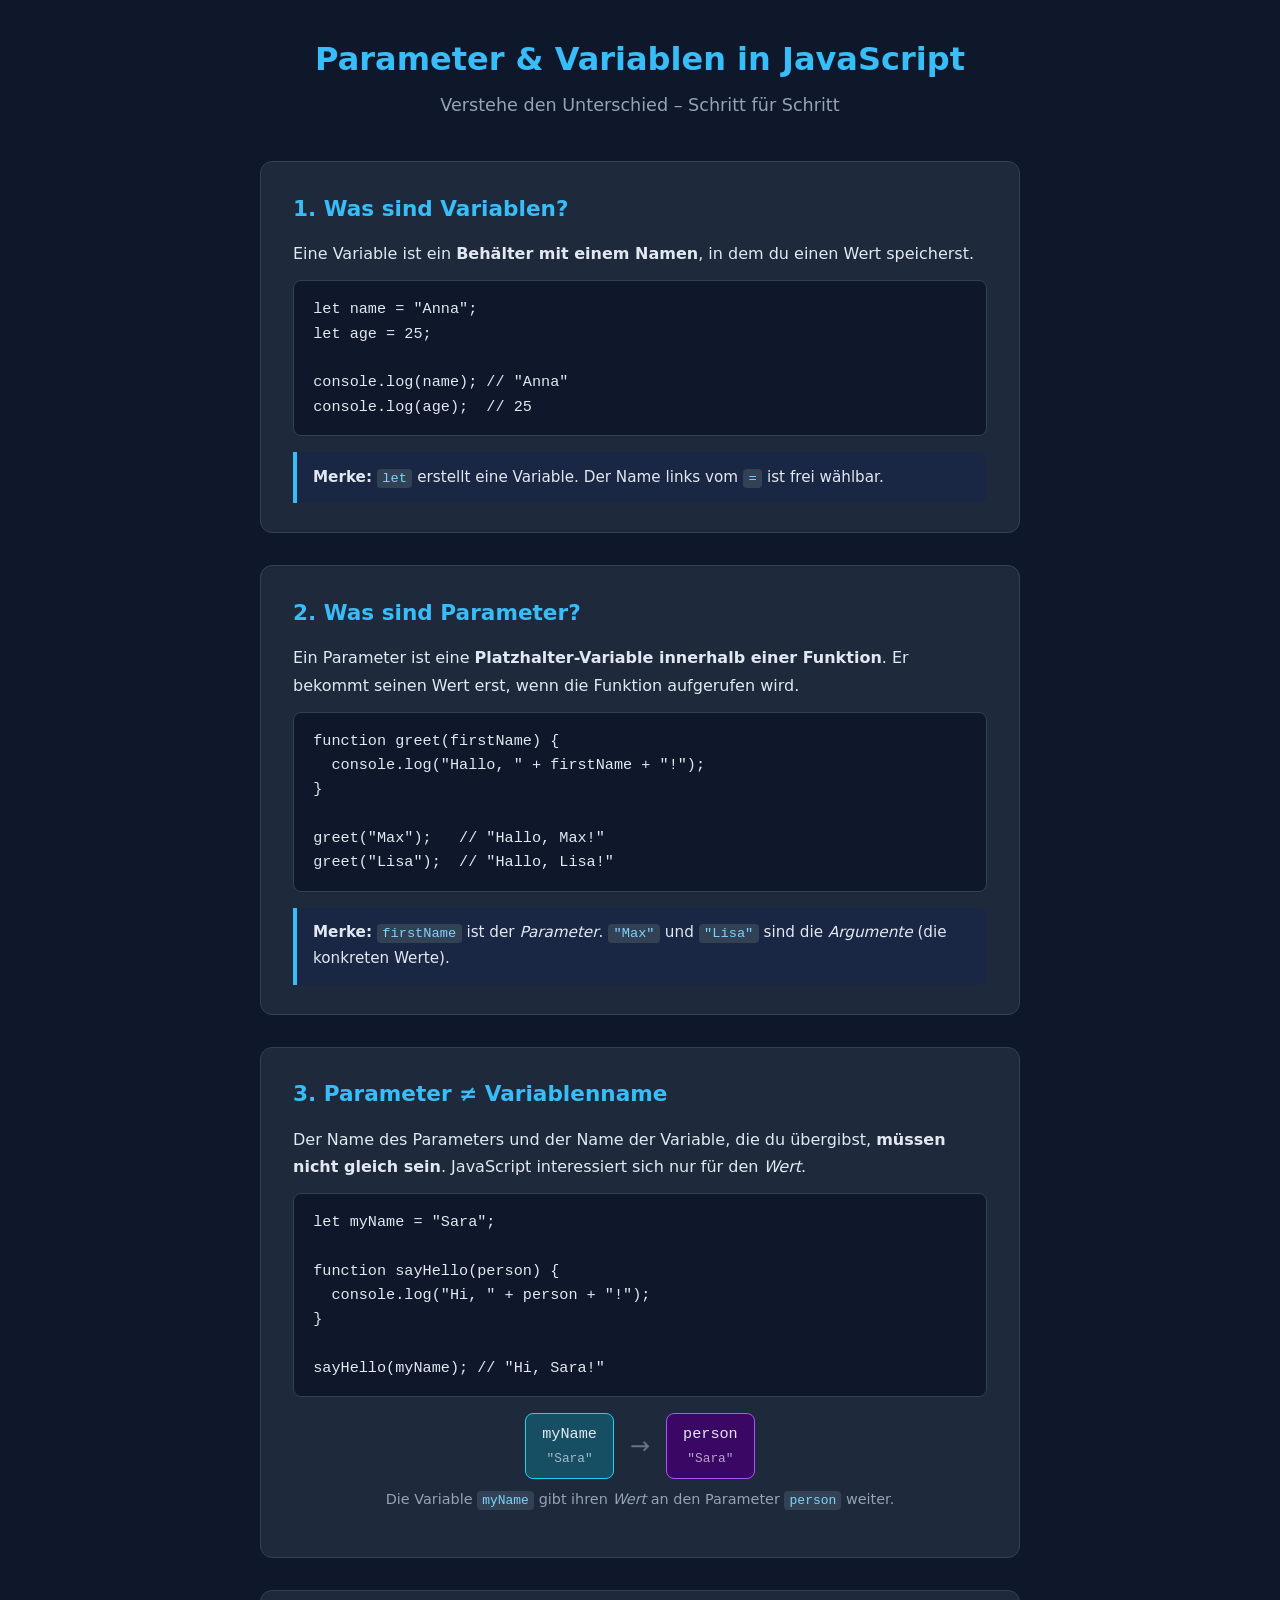
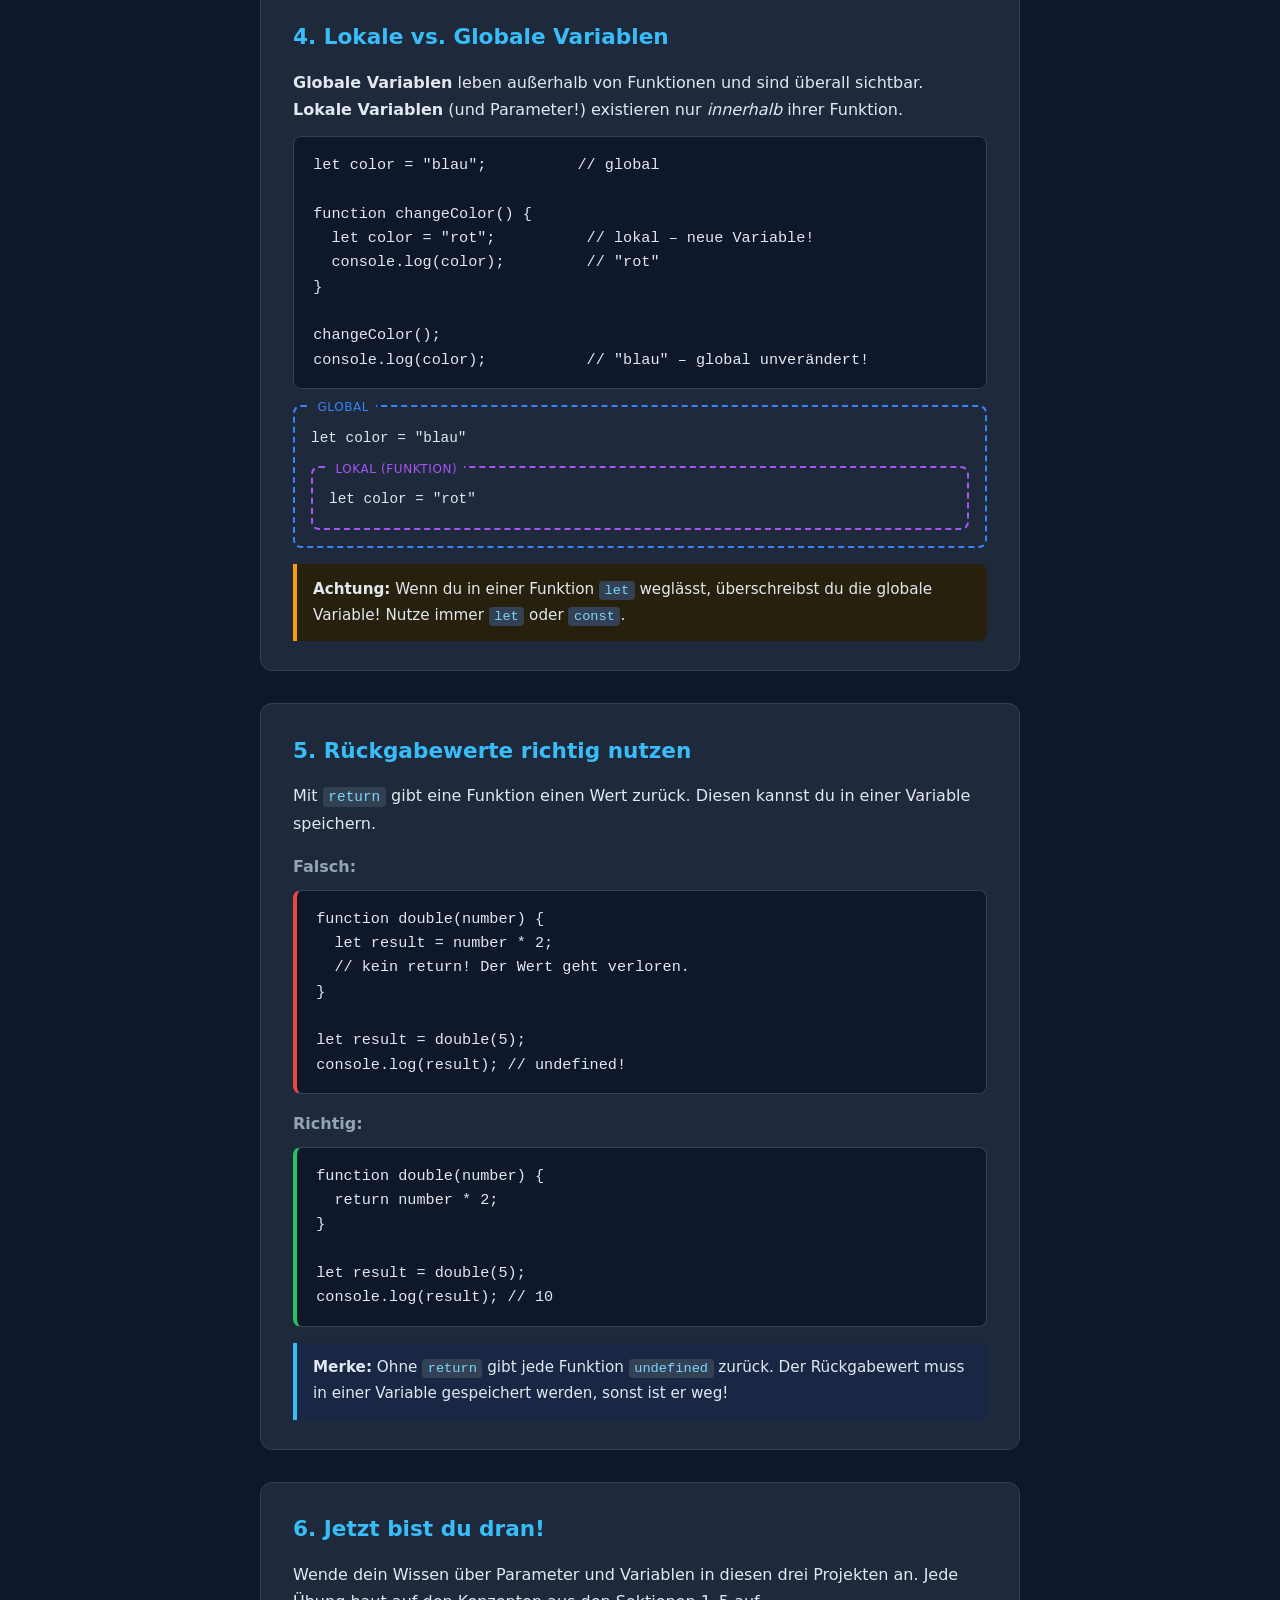
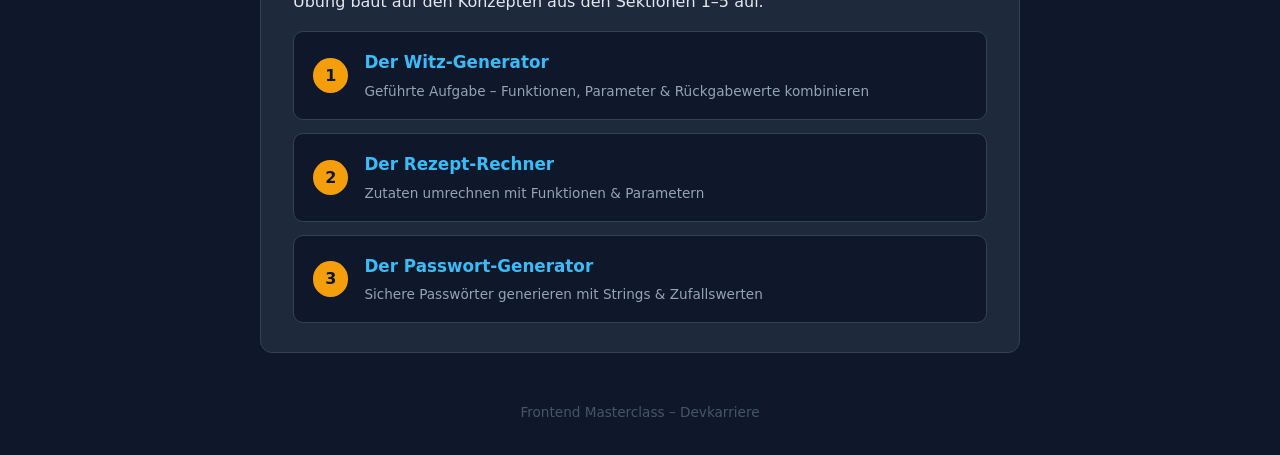
<file: Parameters/index.html>
<!doctype html>
<html lang="de">
  <head>
    <meta charset="UTF-8" />
    <meta name="viewport" content="width=device-width, initial-scale=1.0" />
    <title>Parameter & Variablen in JavaScript</title>
    <link rel="stylesheet" href="style.css" />
  </head>
  <body>
    <header>
      <h1>Parameter & Variablen in JavaScript</h1>
      <p class="subtitle">
        Verstehe den Unterschied &ndash; Schritt für Schritt
      </p>
    </header>

    <main>
      <!-- Sektion 1: Was sind Variablen? -->
      <section class="card">
        <h2>1. Was sind Variablen?</h2>
        <p>
          Eine Variable ist ein <strong>Behälter mit einem Namen</strong>, in
          dem du einen Wert speicherst.
        </p>
        <pre><code>let name = "Anna";
let age = 25;

console.log(name); // "Anna"
console.log(age);  // 25</code></pre>
        <div class="hint">
          <strong>Merke:</strong> <code>let</code> erstellt eine Variable. Der
          Name links vom <code>=</code> ist frei wählbar.
        </div>
      </section>

      <!-- Sektion 2: Was sind Parameter? -->
      <section class="card">
        <h2>2. Was sind Parameter?</h2>
        <p>
          Ein Parameter ist eine
          <strong>Platzhalter-Variable innerhalb einer Funktion</strong>. Er
          bekommt seinen Wert erst, wenn die Funktion aufgerufen wird.
        </p>
        <pre><code>function greet(firstName) {
  console.log("Hallo, " + firstName + "!");
}

greet("Max");   // "Hallo, Max!"
greet("Lisa");  // "Hallo, Lisa!"</code></pre>
        <div class="hint">
          <strong>Merke:</strong> <code>firstName</code> ist der
          <em>Parameter</em>. <code>"Max"</code> und <code>"Lisa"</code> sind
          die <em>Argumente</em> (die konkreten Werte).
        </div>
      </section>

      <!-- Sektion 3: Namen müssen NICHT gleich sein -->
      <section class="card">
        <h2>3. Parameter &ne; Variablenname</h2>
        <p>
          Der Name des Parameters und der Name der Variable, die du übergibst,
          <strong>müssen nicht gleich sein</strong>. JavaScript interessiert
          sich nur für den <em>Wert</em>.
        </p>
        <pre><code>let myName = "Sara";

function sayHello(person) {
  console.log("Hi, " + person + "!");
}

sayHello(myName); // "Hi, Sara!"</code></pre>
        <div class="visual">
          <div class="flow">
            <span class="tag var">myName <small>"Sara"</small></span>
            <span class="arrow">&rarr;</span>
            <span class="tag param">person <small>"Sara"</small></span>
          </div>
          <p class="caption">
            Die Variable <code>myName</code> gibt ihren <em>Wert</em> an den
            Parameter <code>person</code> weiter.
          </p>
        </div>
      </section>

      <!-- Sektion 4: Lokale vs. Globale Variablen -->
      <section class="card">
        <h2>4. Lokale vs. Globale Variablen</h2>
        <p>
          <strong>Globale Variablen</strong> leben außerhalb von Funktionen und
          sind überall sichtbar.<br />
          <strong>Lokale Variablen</strong> (und Parameter!) existieren nur
          <em>innerhalb</em> ihrer Funktion.
        </p>
        <pre><code>let color = "blau";          // global

function changeColor() {
  let color = "rot";          // lokal &ndash; neue Variable!
  console.log(color);         // "rot"
}

changeColor();
console.log(color);           // "blau" &ndash; global unverändert!</code></pre>

        <div class="scope-demo">
          <div class="scope global">
            <span class="label">Global</span>
            <code>let color = "blau"</code>
            <div class="scope local">
              <span class="label">Lokal (Funktion)</span>
              <code>let color = "rot"</code>
            </div>
          </div>
        </div>

        <div class="hint warning">
          <strong>Achtung:</strong> Wenn du in einer Funktion
          <code>let</code> weglässt, überschreibst du die globale Variable!
          Nutze immer <code>let</code> oder <code>const</code>.
        </div>
      </section>

      <!-- Sektion 5: Rückgabewerte -->
      <section class="card">
        <h2>5. Rückgabewerte richtig nutzen</h2>
        <p>
          Mit <code>return</code> gibt eine Funktion einen Wert zurück. Diesen
          kannst du in einer Variable speichern.
        </p>

        <h3>Falsch:</h3>
        <pre class="wrong"><code>function double(number) {
  let result = number * 2;
  // kein return! Der Wert geht verloren.
}

let result = double(5);
console.log(result); // undefined!</code></pre>

        <h3>Richtig:</h3>
        <pre class="right"><code>function double(number) {
  return number * 2;
}

let result = double(5);
console.log(result); // 10</code></pre>

        <div class="hint">
          <strong>Merke:</strong> Ohne <code>return</code> gibt jede Funktion
          <code>undefined</code> zurück. Der Rückgabewert muss in einer Variable
          gespeichert werden, sonst ist er weg!
        </div>
      </section>

      <!-- Übungen -->
      <section class="card">
        <h2>6. Jetzt bist du dran!</h2>
        <p>
          Wende dein Wissen über Parameter und Variablen in diesen drei
          Projekten an. Jede Übung baut auf den Konzepten aus den
          Sektionen 1&ndash;5 auf.
        </p>
        <div class="exercise-links">
          <a href="witz-generator.html" class="exercise-link">
            <span class="exercise-number">1</span>
            <div>
              <strong>Der Witz-Generator</strong>
              <small>Geführte Aufgabe &ndash; Funktionen, Parameter &amp; Rückgabewerte kombinieren</small>
            </div>
          </a>
          <a href="rezept-rechner.html" class="exercise-link">
            <span class="exercise-number">2</span>
            <div>
              <strong>Der Rezept-Rechner</strong>
              <small>Zutaten umrechnen mit Funktionen &amp; Parametern</small>
            </div>
          </a>
          <a href="passwort-generator.html" class="exercise-link">
            <span class="exercise-number">3</span>
            <div>
              <strong>Der Passwort-Generator</strong>
              <small>Sichere Passwörter generieren mit Strings &amp; Zufallswerten</small>
            </div>
          </a>
        </div>
      </section>
    </main>

    <footer>
      <p>Frontend Masterclass &ndash; Devkarriere</p>
    </footer>

  </body>
</html>
</file>
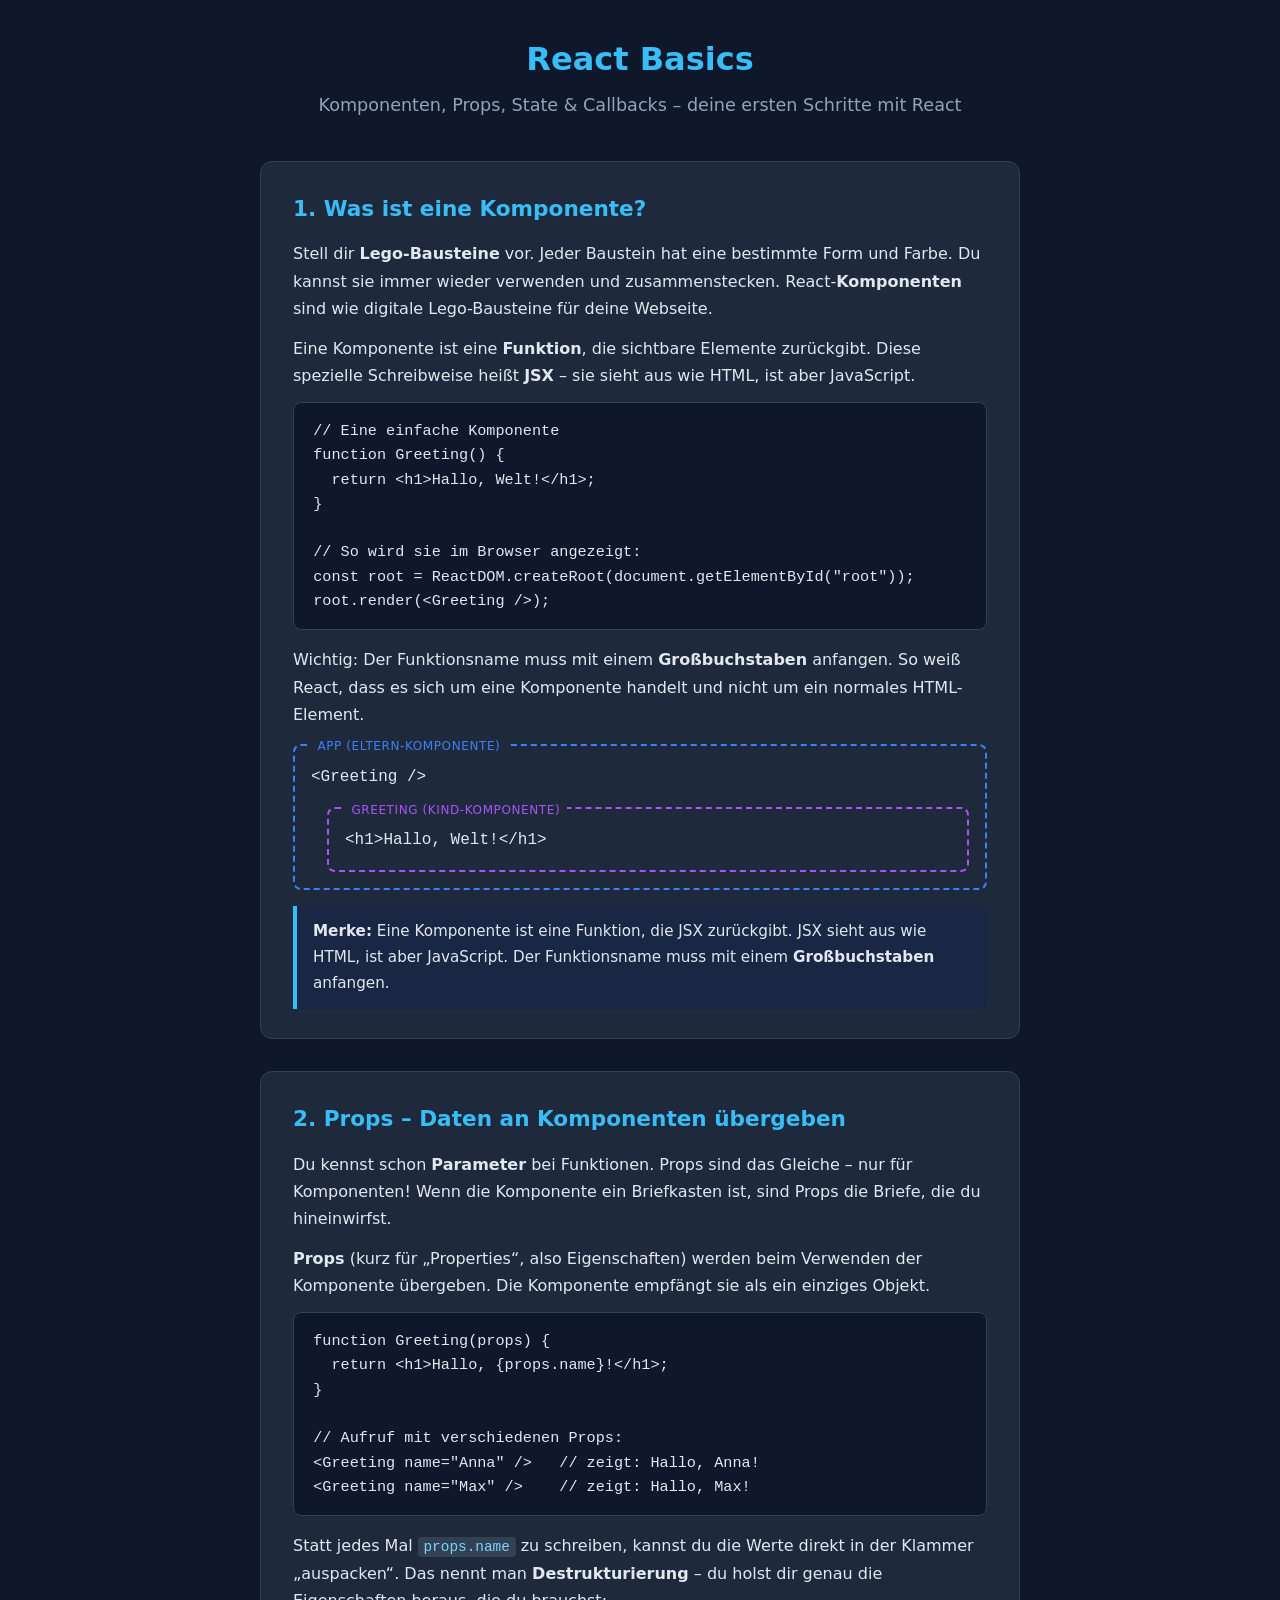
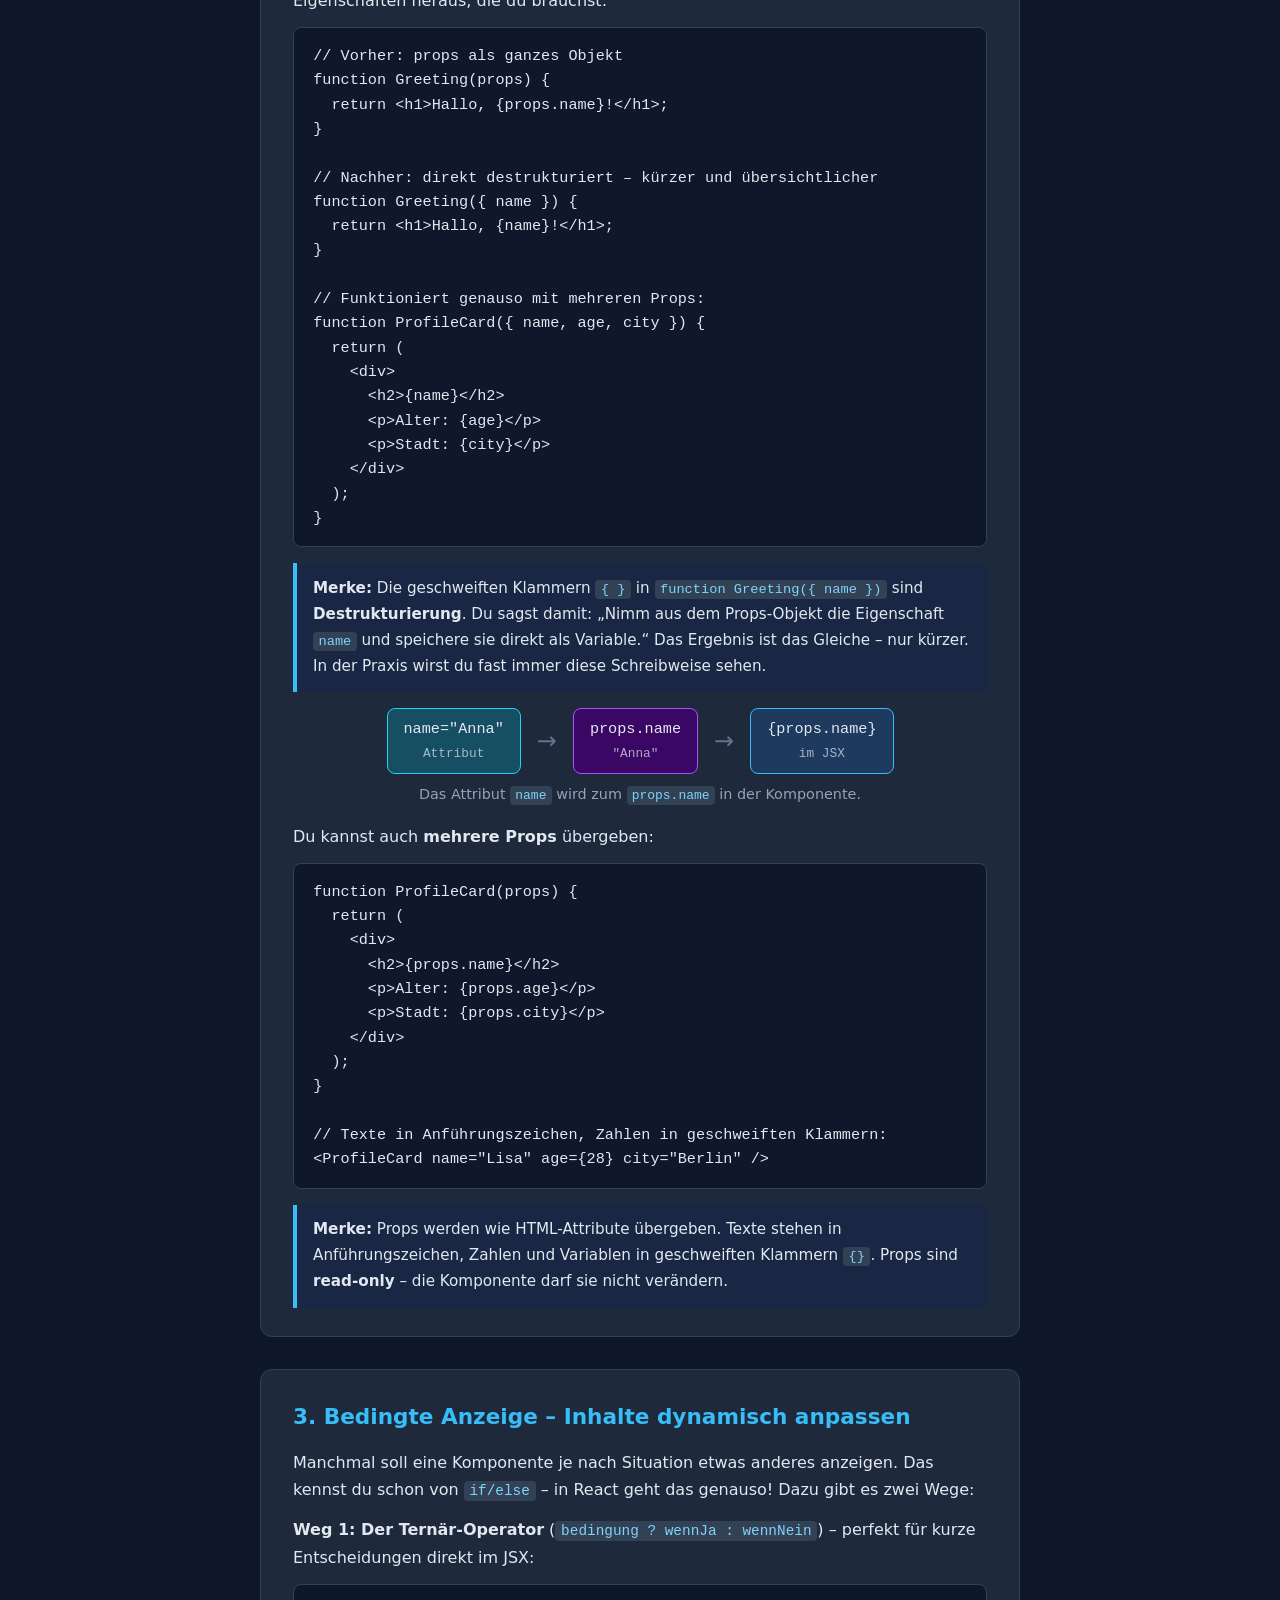
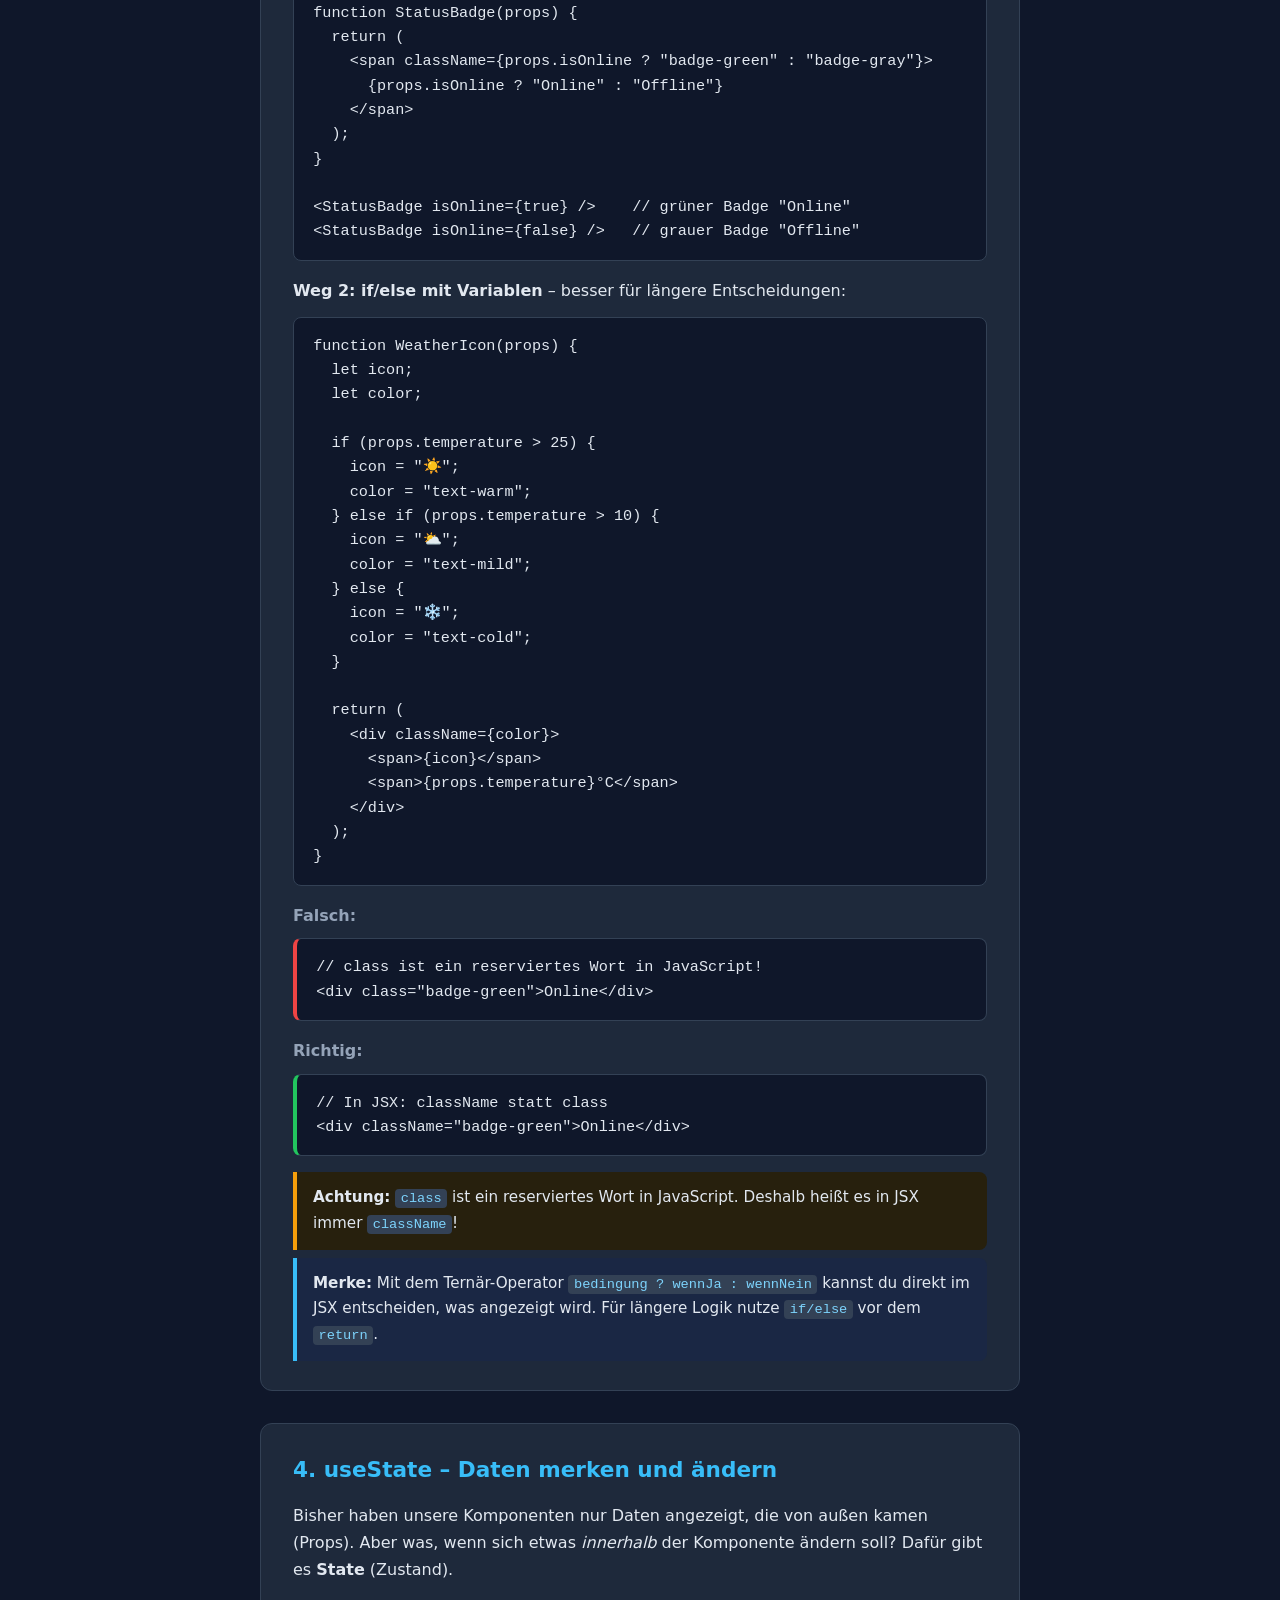
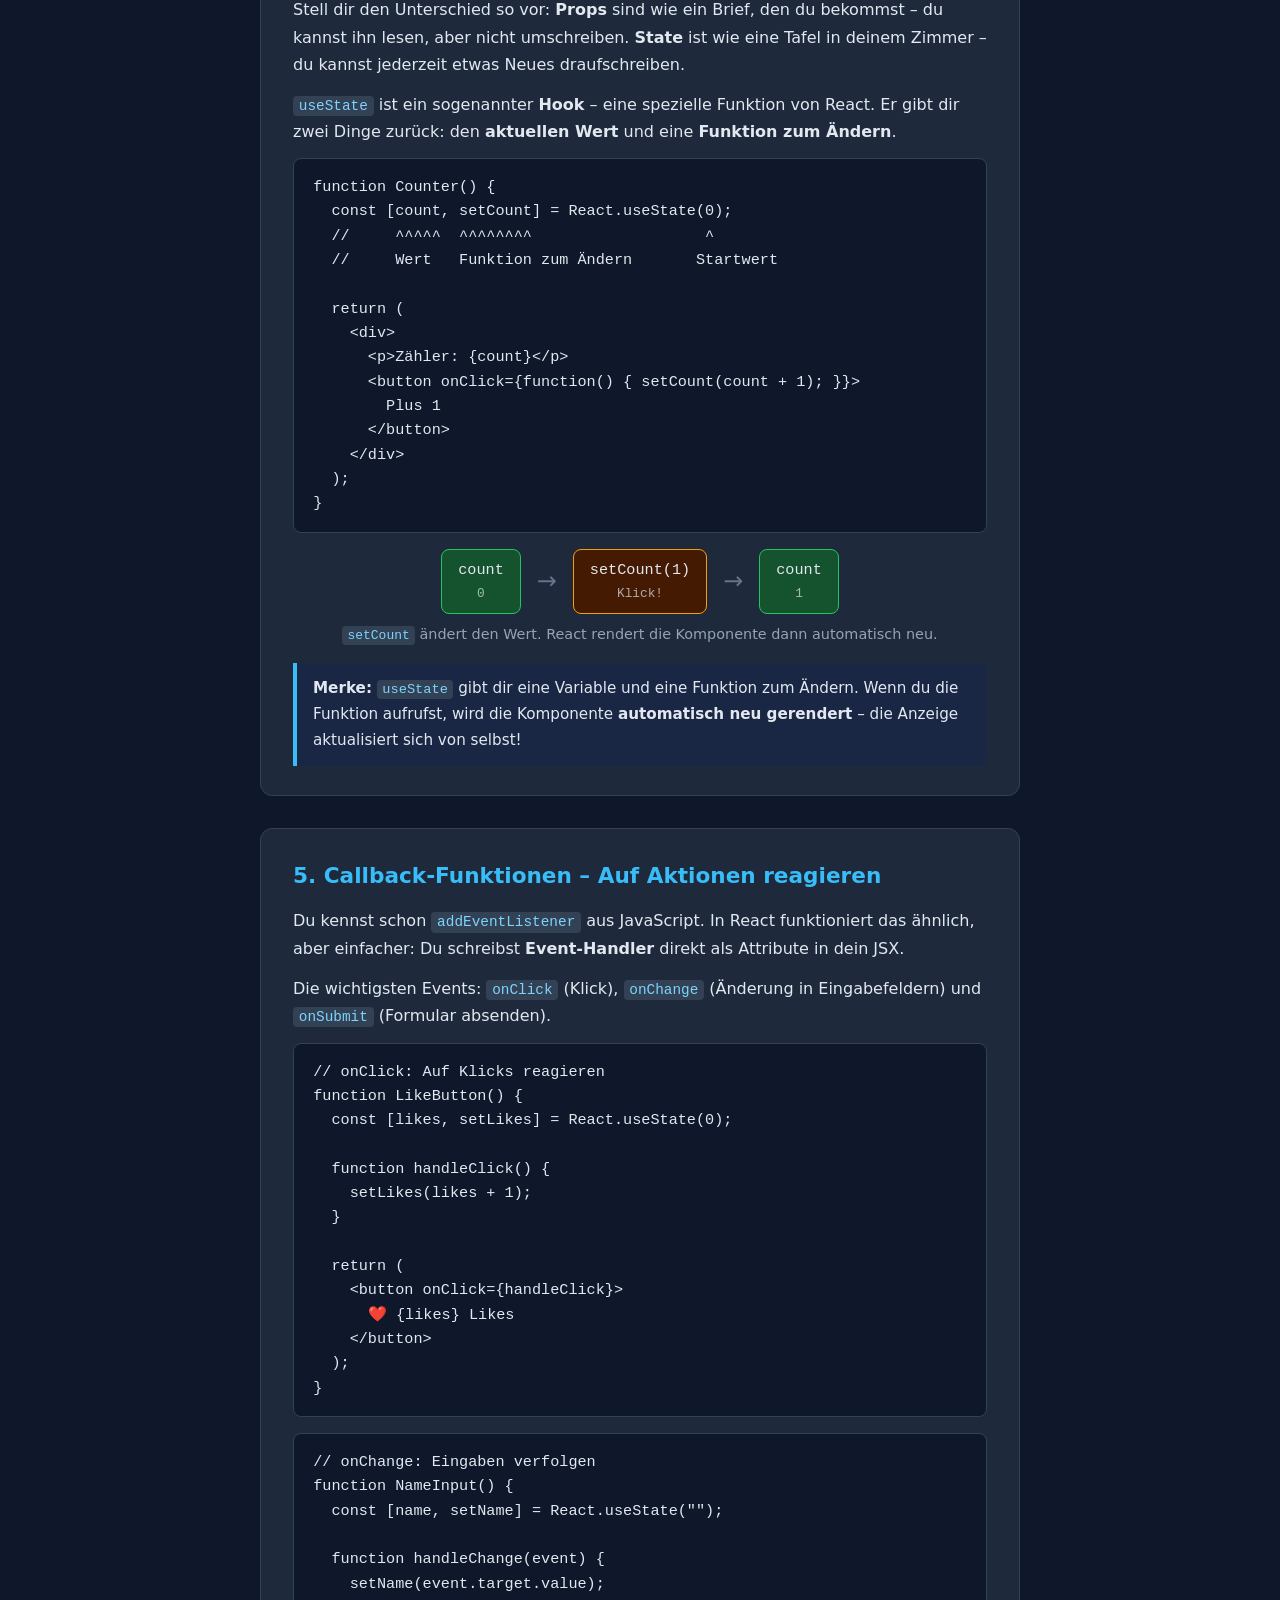
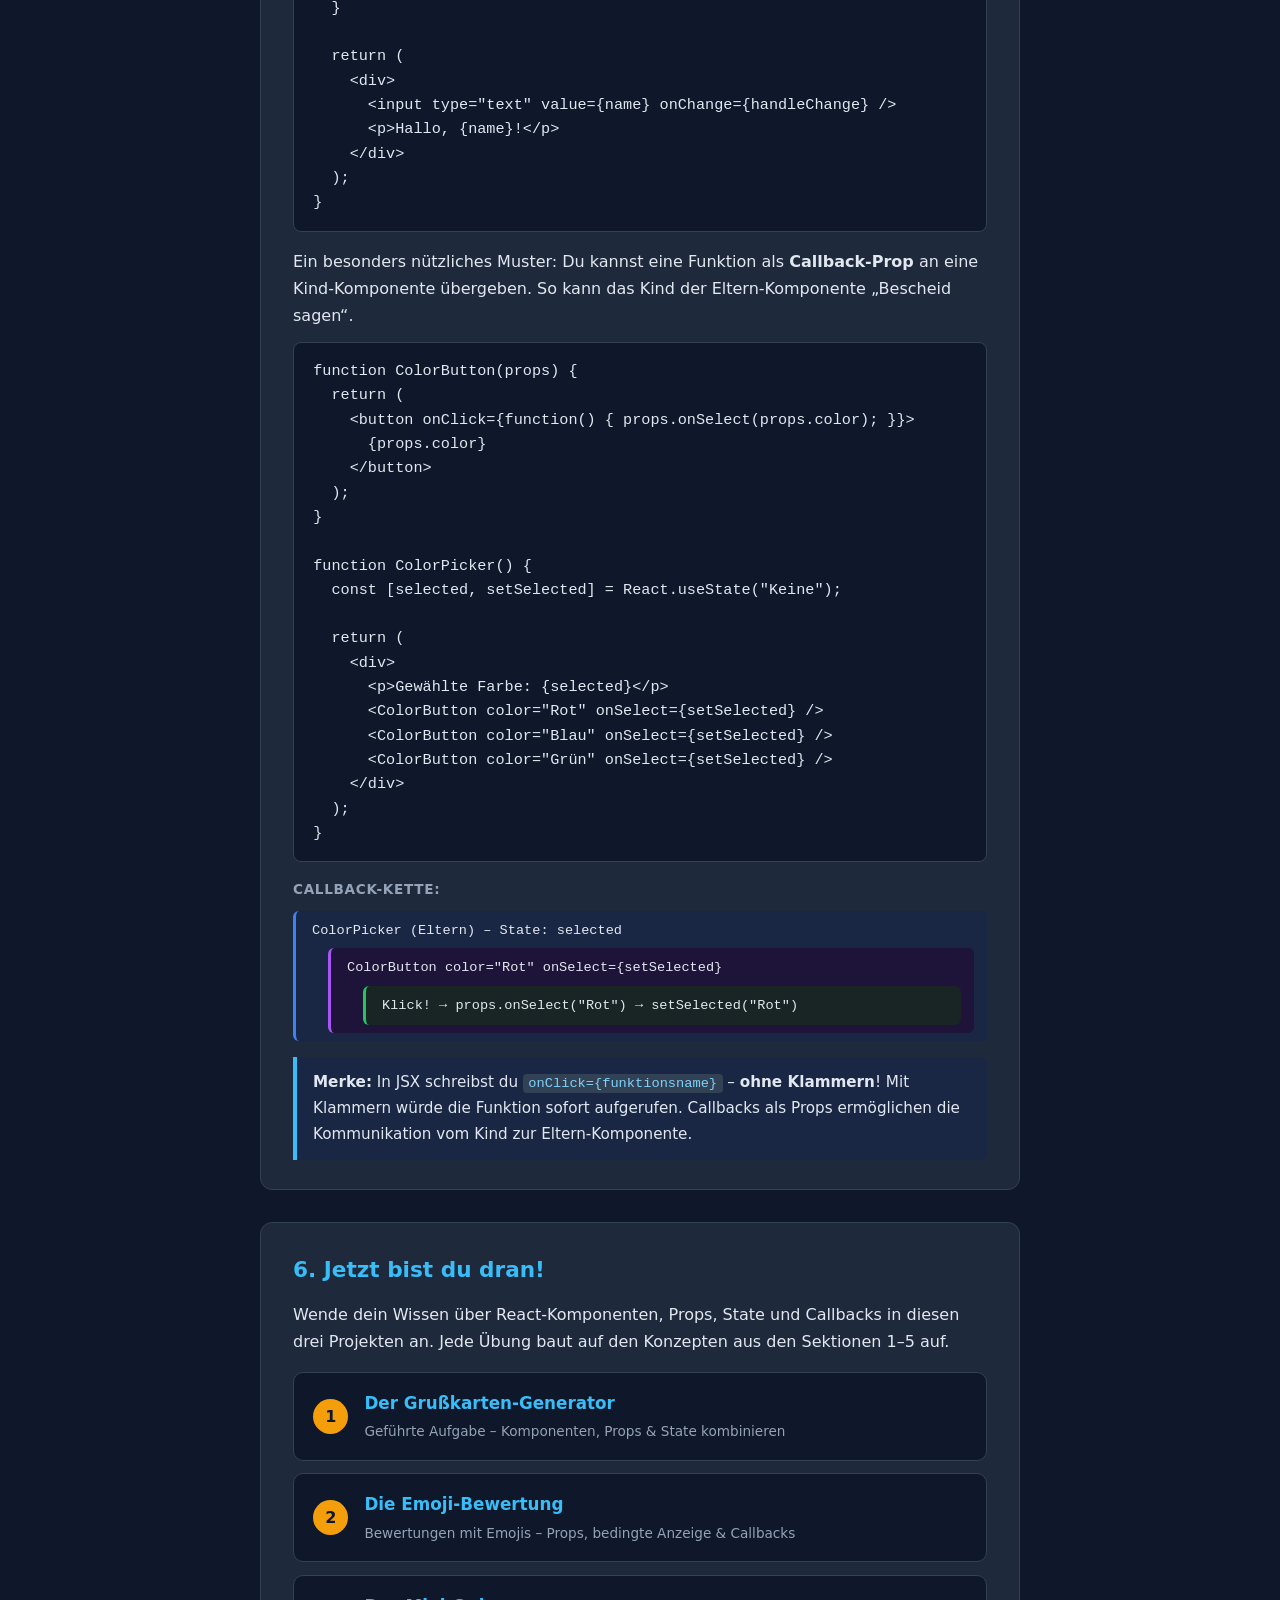
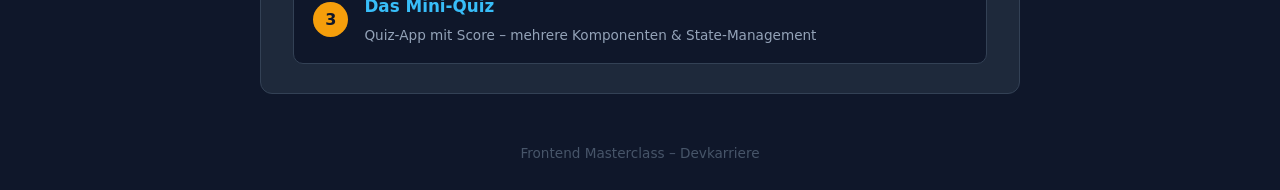
<file: React-Basics/index.html>
<!doctype html>
<html lang="de">
  <head>
    <meta charset="UTF-8" />
    <meta name="viewport" content="width=device-width, initial-scale=1.0" />
    <title>React Basics</title>
    <link rel="stylesheet" href="style.css" />
  </head>
  <body>
    <header>
      <h1>React Basics</h1>
      <p class="subtitle">
        Komponenten, Props, State &amp; Callbacks &ndash; deine ersten Schritte
        mit React
      </p>
    </header>

    <main>
      <!-- ==================== Sektion 1 ==================== -->
      <section class="card">
        <h2>1. Was ist eine Komponente?</h2>

        <p>
          Stell dir <strong>Lego-Bausteine</strong> vor. Jeder Baustein hat eine
          bestimmte Form und Farbe. Du kannst sie immer wieder verwenden und
          zusammenstecken. React-<strong>Komponenten</strong> sind wie digitale
          Lego-Bausteine f&uuml;r deine Webseite.
        </p>

        <p>
          Eine Komponente ist eine <strong>Funktion</strong>, die sichtbare
          Elemente zur&uuml;ckgibt. Diese spezielle Schreibweise hei&szlig;t
          <strong>JSX</strong> &ndash; sie sieht aus wie HTML, ist aber
          JavaScript.
        </p>

        <pre><code>// Eine einfache Komponente
function Greeting() {
  return &lt;h1&gt;Hallo, Welt!&lt;/h1&gt;;
}

// So wird sie im Browser angezeigt:
const root = ReactDOM.createRoot(document.getElementById("root"));
root.render(&lt;Greeting /&gt;);</code></pre>

        <p>
          Wichtig: Der Funktionsname muss mit einem
          <strong>Gro&szlig;buchstaben</strong> anfangen. So wei&szlig; React,
          dass es sich um eine Komponente handelt und nicht um ein normales
          HTML-Element.
        </p>

        <div class="component-tree">
          <div class="component-box parent">
            <span class="label">App (Eltern-Komponente)</span>
            <code>&lt;Greeting /&gt;</code>
            <div class="component-box child">
              <span class="label">Greeting (Kind-Komponente)</span>
              <code>&lt;h1&gt;Hallo, Welt!&lt;/h1&gt;</code>
            </div>
          </div>
        </div>

        <div class="hint">
          <strong>Merke:</strong> Eine Komponente ist eine Funktion, die JSX
          zur&uuml;ckgibt. JSX sieht aus wie HTML, ist aber JavaScript. Der
          Funktionsname muss mit einem <strong>Gro&szlig;buchstaben</strong>
          anfangen.
        </div>
      </section>

      <!-- ==================== Sektion 2 ==================== -->
      <section class="card">
        <h2>2. Props &ndash; Daten an Komponenten &uuml;bergeben</h2>

        <p>
          Du kennst schon <strong>Parameter</strong> bei Funktionen. Props sind
          das Gleiche &ndash; nur f&uuml;r Komponenten! Wenn die Komponente ein
          Briefkasten ist, sind Props die Briefe, die du hineinwirfst.
        </p>

        <p>
          <strong>Props</strong> (kurz f&uuml;r &bdquo;Properties&ldquo;, also
          Eigenschaften) werden beim Verwenden der Komponente &uuml;bergeben. Die
          Komponente empf&auml;ngt sie als ein einziges Objekt.
        </p>

        <pre><code>function Greeting(props) {
  return &lt;h1&gt;Hallo, {props.name}!&lt;/h1&gt;;
}

// Aufruf mit verschiedenen Props:
&lt;Greeting name="Anna" /&gt;   // zeigt: Hallo, Anna!
&lt;Greeting name="Max" /&gt;    // zeigt: Hallo, Max!</code></pre>

        <p>
          Statt jedes Mal <code>props.name</code> zu schreiben, kannst du die
          Werte direkt in der Klammer &bdquo;auspacken&ldquo;. Das nennt man
          <strong>Destrukturierung</strong> &ndash; du holst dir genau die
          Eigenschaften heraus, die du brauchst:
        </p>

        <pre><code>// Vorher: props als ganzes Objekt
function Greeting(props) {
  return &lt;h1&gt;Hallo, {props.name}!&lt;/h1&gt;;
}

// Nachher: direkt destrukturiert &ndash; k&uuml;rzer und &uuml;bersichtlicher
function Greeting({ name }) {
  return &lt;h1&gt;Hallo, {name}!&lt;/h1&gt;;
}

// Funktioniert genauso mit mehreren Props:
function ProfileCard({ name, age, city }) {
  return (
    &lt;div&gt;
      &lt;h2&gt;{name}&lt;/h2&gt;
      &lt;p&gt;Alter: {age}&lt;/p&gt;
      &lt;p&gt;Stadt: {city}&lt;/p&gt;
    &lt;/div&gt;
  );
}</code></pre>

        <div class="hint">
          <strong>Merke:</strong> Die geschweiften Klammern <code>{ }</code> in
          <code>function Greeting({ name })</code> sind
          <strong>Destrukturierung</strong>. Du sagst damit: &bdquo;Nimm aus dem
          Props-Objekt die Eigenschaft <code>name</code> und speichere sie direkt
          als Variable.&ldquo; Das Ergebnis ist das Gleiche &ndash; nur k&uuml;rzer.
          In der Praxis wirst du fast immer diese Schreibweise sehen.
        </div>

        <div class="visual">
          <div class="flow">
            <span class="tag var"
              >name="Anna" <small>Attribut</small></span
            >
            <span class="arrow">&rarr;</span>
            <span class="tag prop"
              >props.name <small>"Anna"</small></span
            >
            <span class="arrow">&rarr;</span>
            <span class="tag jsx"
              >{props.name} <small>im JSX</small></span
            >
          </div>
          <p class="caption">
            Das Attribut <code>name</code> wird zum <code>props.name</code> in
            der Komponente.
          </p>
        </div>

        <p>Du kannst auch <strong>mehrere Props</strong> &uuml;bergeben:</p>

        <pre><code>function ProfileCard(props) {
  return (
    &lt;div&gt;
      &lt;h2&gt;{props.name}&lt;/h2&gt;
      &lt;p&gt;Alter: {props.age}&lt;/p&gt;
      &lt;p&gt;Stadt: {props.city}&lt;/p&gt;
    &lt;/div&gt;
  );
}

// Texte in Anf&uuml;hrungszeichen, Zahlen in geschweiften Klammern:
&lt;ProfileCard name="Lisa" age={28} city="Berlin" /&gt;</code></pre>

        <div class="hint">
          <strong>Merke:</strong> Props werden wie HTML-Attribute &uuml;bergeben.
          Texte stehen in Anf&uuml;hrungszeichen, Zahlen und Variablen in
          geschweiften Klammern <code>{}</code>. Props sind
          <strong>read-only</strong> &ndash; die Komponente darf sie nicht
          ver&auml;ndern.
        </div>
      </section>

      <!-- ==================== Sektion 3 ==================== -->
      <section class="card">
        <h2>3. Bedingte Anzeige &ndash; Inhalte dynamisch anpassen</h2>

        <p>
          Manchmal soll eine Komponente je nach Situation etwas anderes anzeigen.
          Das kennst du schon von <code>if/else</code> &ndash; in React geht das
          genauso! Dazu gibt es zwei Wege:
        </p>

        <p>
          <strong>Weg 1: Der Tern&auml;r-Operator</strong>
          (<code>bedingung ? wennJa : wennNein</code>) &ndash; perfekt f&uuml;r
          kurze Entscheidungen direkt im JSX:
        </p>

        <pre><code>function StatusBadge(props) {
  return (
    &lt;span className={props.isOnline ? "badge-green" : "badge-gray"}&gt;
      {props.isOnline ? "Online" : "Offline"}
    &lt;/span&gt;
  );
}

&lt;StatusBadge isOnline={true} /&gt;    // gr&uuml;ner Badge "Online"
&lt;StatusBadge isOnline={false} /&gt;   // grauer Badge "Offline"</code></pre>

        <p>
          <strong>Weg 2: if/else mit Variablen</strong> &ndash; besser f&uuml;r
          l&auml;ngere Entscheidungen:
        </p>

        <pre><code>function WeatherIcon(props) {
  let icon;
  let color;

  if (props.temperature &gt; 25) {
    icon = "☀️";
    color = "text-warm";
  } else if (props.temperature &gt; 10) {
    icon = "⛅";
    color = "text-mild";
  } else {
    icon = "❄️";
    color = "text-cold";
  }

  return (
    &lt;div className={color}&gt;
      &lt;span&gt;{icon}&lt;/span&gt;
      &lt;span&gt;{props.temperature}°C&lt;/span&gt;
    &lt;/div&gt;
  );
}</code></pre>

        <h3>Falsch:</h3>
        <pre class="wrong"><code>// class ist ein reserviertes Wort in JavaScript!
&lt;div class="badge-green"&gt;Online&lt;/div&gt;</code></pre>

        <h3>Richtig:</h3>
        <pre class="right"><code>// In JSX: className statt class
&lt;div className="badge-green"&gt;Online&lt;/div&gt;</code></pre>

        <div class="hint warning">
          <strong>Achtung:</strong> <code>class</code> ist ein reserviertes Wort
          in JavaScript. Deshalb hei&szlig;t es in JSX immer
          <code>className</code>!
        </div>

        <div class="hint">
          <strong>Merke:</strong> Mit dem Tern&auml;r-Operator
          <code>bedingung ? wennJa : wennNein</code> kannst du direkt im JSX
          entscheiden, was angezeigt wird. F&uuml;r l&auml;ngere Logik nutze
          <code>if/else</code> vor dem <code>return</code>.
        </div>
      </section>

      <!-- ==================== Sektion 4 ==================== -->
      <section class="card">
        <h2>4. useState &ndash; Daten merken und &auml;ndern</h2>

        <p>
          Bisher haben unsere Komponenten nur Daten angezeigt, die von
          au&szlig;en kamen (Props). Aber was, wenn sich etwas
          <em>innerhalb</em> der Komponente &auml;ndern soll? Daf&uuml;r gibt es
          <strong>State</strong> (Zustand).
        </p>

        <p>
          Stell dir den Unterschied so vor: <strong>Props</strong> sind wie ein
          Brief, den du bekommst &ndash; du kannst ihn lesen, aber nicht
          umschreiben. <strong>State</strong> ist wie eine Tafel in deinem Zimmer
          &ndash; du kannst jederzeit etwas Neues draufschreiben.
        </p>

        <p>
          <code>useState</code> ist ein sogenannter <strong>Hook</strong> &ndash;
          eine spezielle Funktion von React. Er gibt dir zwei Dinge
          zur&uuml;ck: den <strong>aktuellen Wert</strong> und eine
          <strong>Funktion zum &Auml;ndern</strong>.
        </p>

        <pre><code>function Counter() {
  const [count, setCount] = React.useState(0);
  //     ^^^^^  ^^^^^^^^                   ^
  //     Wert   Funktion zum &Auml;ndern       Startwert

  return (
    &lt;div&gt;
      &lt;p&gt;Z&auml;hler: {count}&lt;/p&gt;
      &lt;button onClick={function() { setCount(count + 1); }}&gt;
        Plus 1
      &lt;/button&gt;
    &lt;/div&gt;
  );
}</code></pre>

        <div class="visual">
          <div class="flow">
            <span class="tag state">count <small>0</small></span>
            <span class="arrow">&rarr;</span>
            <span class="tag callback"
              >setCount(1) <small>Klick!</small></span
            >
            <span class="arrow">&rarr;</span>
            <span class="tag state">count <small>1</small></span>
          </div>
          <p class="caption">
            <code>setCount</code> &auml;ndert den Wert. React rendert die
            Komponente dann automatisch neu.
          </p>
        </div>

        <div class="hint">
          <strong>Merke:</strong> <code>useState</code> gibt dir eine Variable
          und eine Funktion zum &Auml;ndern. Wenn du die Funktion aufrufst, wird
          die Komponente <strong>automatisch neu gerendert</strong> &ndash; die
          Anzeige aktualisiert sich von selbst!
        </div>
      </section>

      <!-- ==================== Sektion 5 ==================== -->
      <section class="card">
        <h2>5. Callback-Funktionen &ndash; Auf Aktionen reagieren</h2>

        <p>
          Du kennst schon <code>addEventListener</code> aus JavaScript. In React
          funktioniert das &auml;hnlich, aber einfacher: Du schreibst
          <strong>Event-Handler</strong> direkt als Attribute in dein JSX.
        </p>

        <p>
          Die wichtigsten Events: <code>onClick</code> (Klick),
          <code>onChange</code> (&Auml;nderung in Eingabefeldern) und
          <code>onSubmit</code> (Formular absenden).
        </p>

        <pre><code>// onClick: Auf Klicks reagieren
function LikeButton() {
  const [likes, setLikes] = React.useState(0);

  function handleClick() {
    setLikes(likes + 1);
  }

  return (
    &lt;button onClick={handleClick}&gt;
      ❤️ {likes} Likes
    &lt;/button&gt;
  );
}</code></pre>

        <pre><code>// onChange: Eingaben verfolgen
function NameInput() {
  const [name, setName] = React.useState("");

  function handleChange(event) {
    setName(event.target.value);
  }

  return (
    &lt;div&gt;
      &lt;input type="text" value={name} onChange={handleChange} /&gt;
      &lt;p&gt;Hallo, {name}!&lt;/p&gt;
    &lt;/div&gt;
  );
}</code></pre>

        <p>
          Ein besonders n&uuml;tzliches Muster: Du kannst eine Funktion als
          <strong>Callback-Prop</strong> an eine Kind-Komponente &uuml;bergeben.
          So kann das Kind der Eltern-Komponente &bdquo;Bescheid
          sagen&ldquo;.
        </p>

        <pre><code>function ColorButton(props) {
  return (
    &lt;button onClick={function() { props.onSelect(props.color); }}&gt;
      {props.color}
    &lt;/button&gt;
  );
}

function ColorPicker() {
  const [selected, setSelected] = React.useState("Keine");

  return (
    &lt;div&gt;
      &lt;p&gt;Gew&auml;hlte Farbe: {selected}&lt;/p&gt;
      &lt;ColorButton color="Rot" onSelect={setSelected} /&gt;
      &lt;ColorButton color="Blau" onSelect={setSelected} /&gt;
      &lt;ColorButton color="Gr&uuml;n" onSelect={setSelected} /&gt;
    &lt;/div&gt;
  );
}</code></pre>

        <div class="call-chain">
          <h4>Callback-Kette:</h4>
          <div class="chain">
            <div class="chain-item main-fn">
              ColorPicker (Eltern) &ndash; State: selected
              <div class="chain-item sub-fn">
                ColorButton color="Rot" onSelect={setSelected}
                <div class="chain-item sub-fn-deep">
                  Klick! &rarr; props.onSelect("Rot") &rarr;
                  setSelected("Rot")
                </div>
              </div>
            </div>
          </div>
        </div>

        <div class="hint">
          <strong>Merke:</strong> In JSX schreibst du
          <code>onClick={funktionsname}</code> &ndash;
          <strong>ohne Klammern</strong>! Mit Klammern w&uuml;rde die Funktion
          sofort aufgerufen. Callbacks als Props erm&ouml;glichen die
          Kommunikation vom Kind zur Eltern-Komponente.
        </div>
      </section>

      <!-- ==================== Sektion 6 ==================== -->
      <section class="card">
        <h2>6. Jetzt bist du dran!</h2>

        <p>
          Wende dein Wissen &uuml;ber React-Komponenten, Props, State und
          Callbacks in diesen drei Projekten an. Jede &Uuml;bung baut auf den
          Konzepten aus den Sektionen 1&ndash;5 auf.
        </p>

        <div class="exercise-links">
          <a href="grusskarten-generator.html" class="exercise-link">
            <span class="exercise-number">1</span>
            <div>
              <strong>Der Gru&szlig;karten-Generator</strong>
              <small
                >Gef&uuml;hrte Aufgabe &ndash; Komponenten, Props &amp; State
                kombinieren</small
              >
            </div>
          </a>
          <a href="emoji-bewertung.html" class="exercise-link">
            <span class="exercise-number">2</span>
            <div>
              <strong>Die Emoji-Bewertung</strong>
              <small
                >Bewertungen mit Emojis &ndash; Props, bedingte Anzeige &amp;
                Callbacks</small
              >
            </div>
          </a>
          <a href="mini-quiz.html" class="exercise-link">
            <span class="exercise-number">3</span>
            <div>
              <strong>Das Mini-Quiz</strong>
              <small
                >Quiz-App mit Score &ndash; mehrere Komponenten &amp;
                State-Management</small
              >
            </div>
          </a>
        </div>
      </section>
    </main>

    <footer>
      <p>Frontend Masterclass &ndash; Devkarriere</p>
    </footer>
  </body>
</html>
</file>
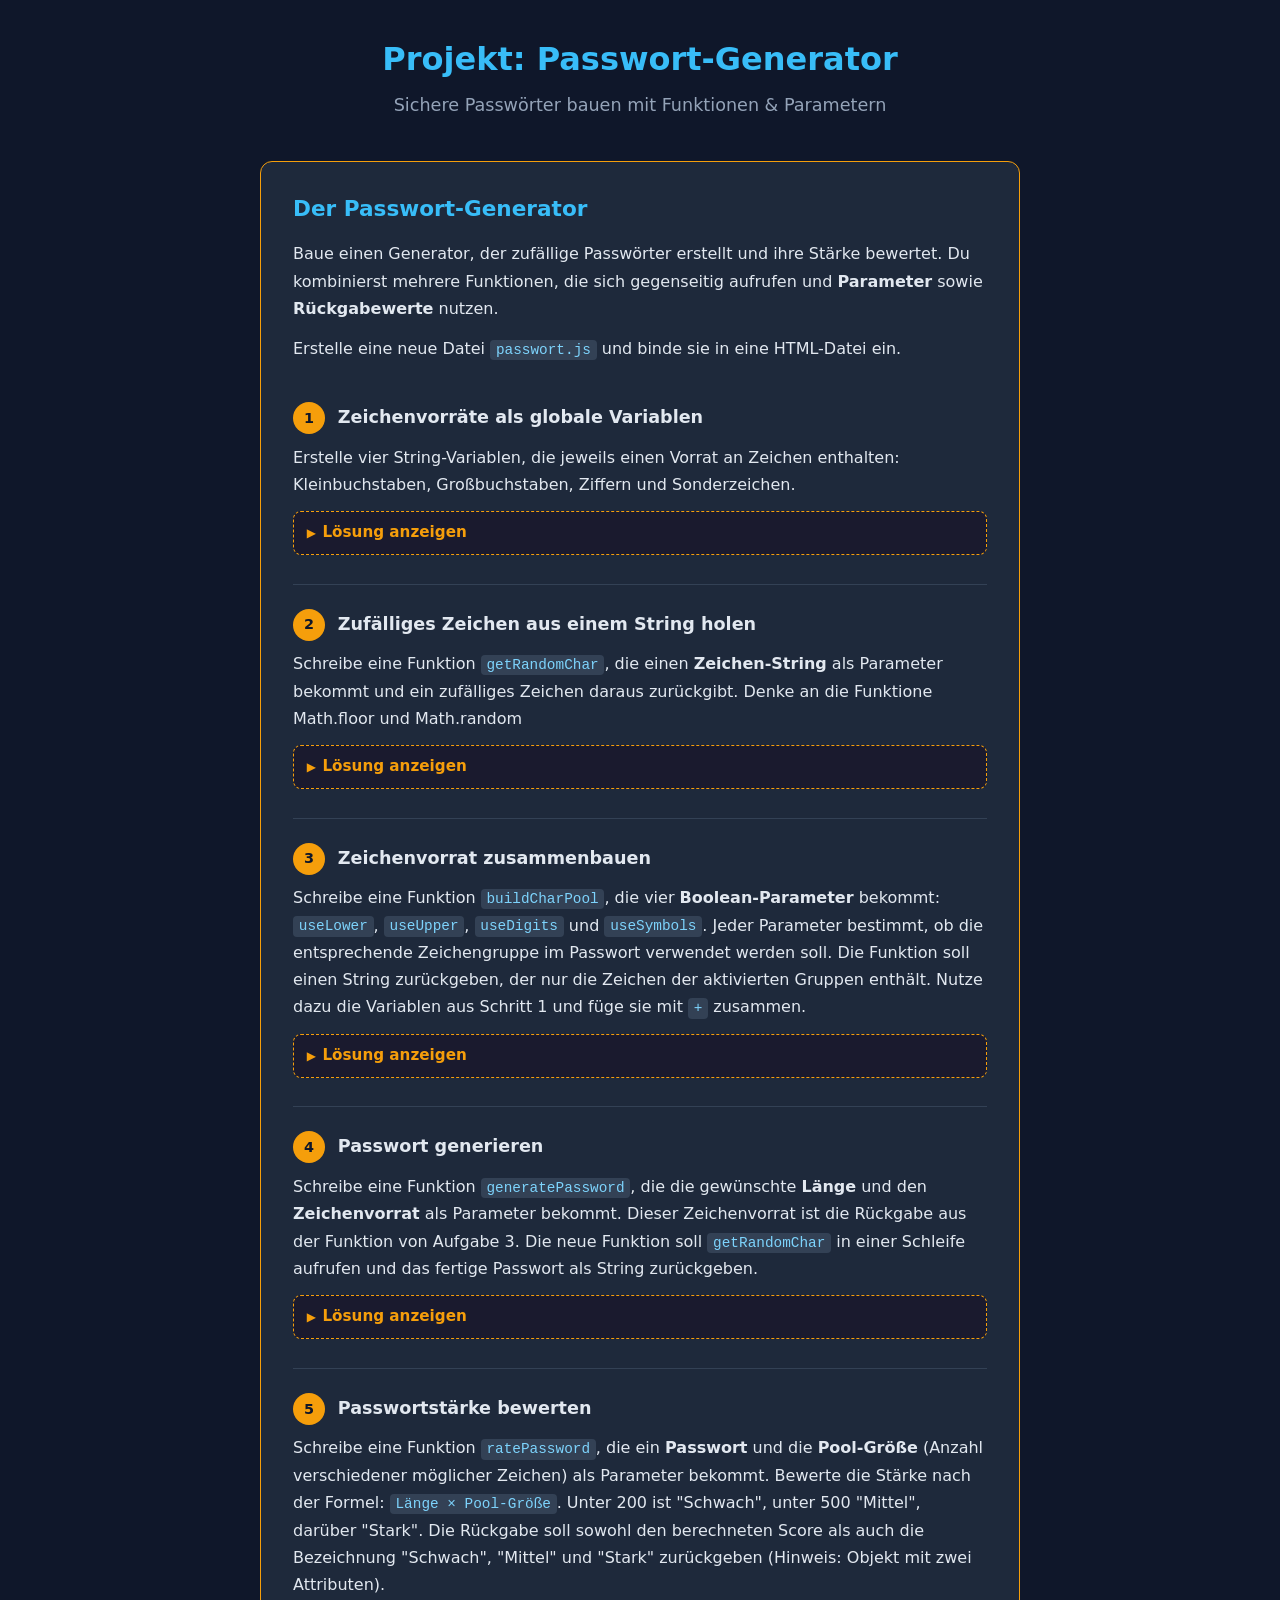
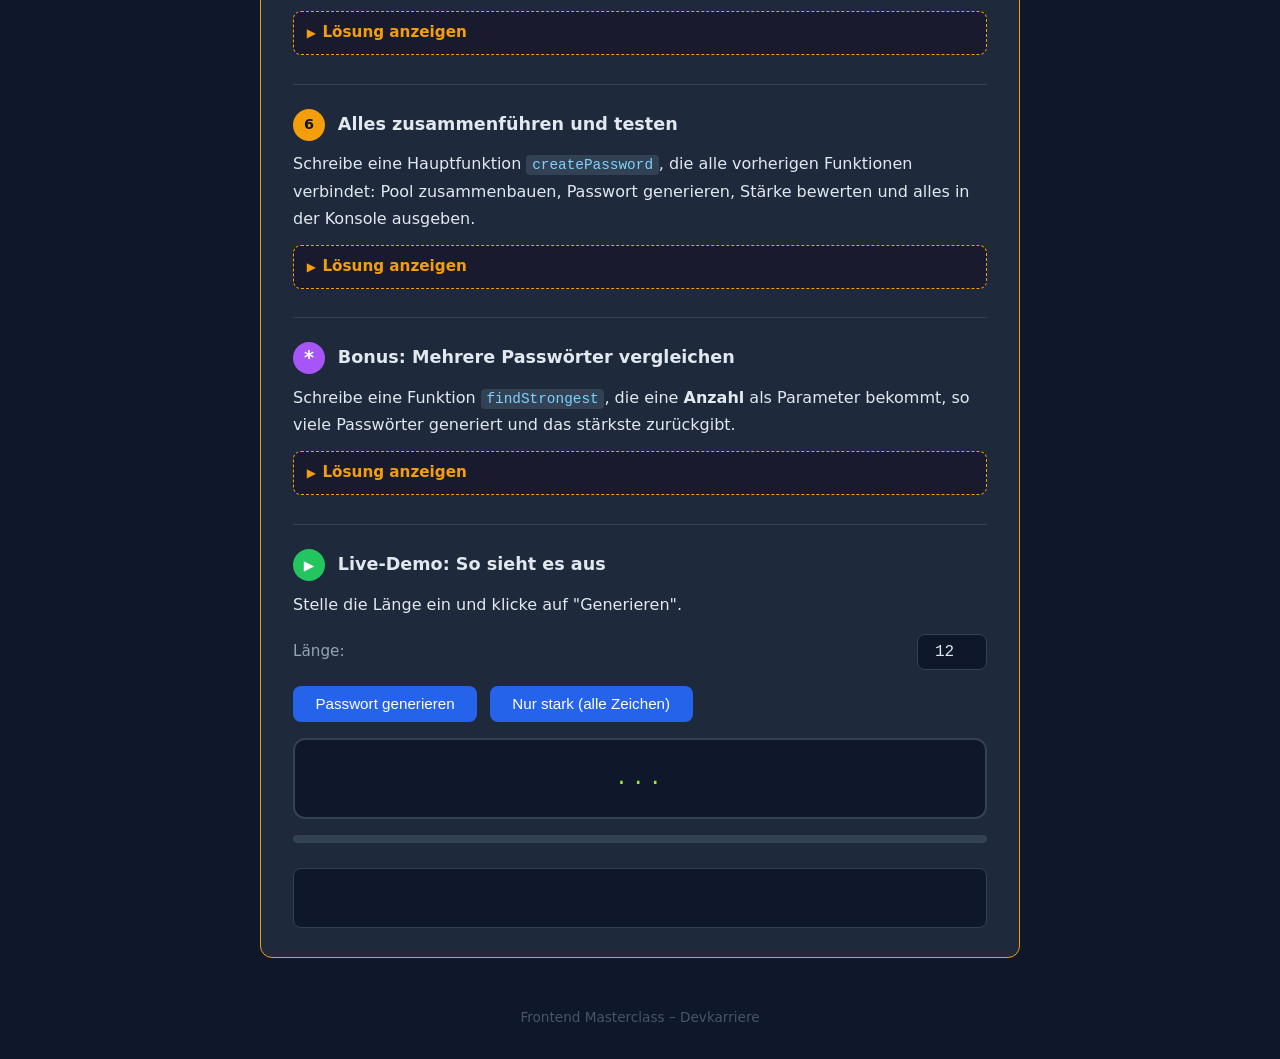
<file: Parameters/passwort-generator.html>
<!doctype html>
<html lang="de">
  <head>
    <meta charset="UTF-8" />
    <meta name="viewport" content="width=device-width, initial-scale=1.0" />
    <title>Projekt: Passwort-Generator</title>
    <link rel="stylesheet" href="style.css" />
    <style>
      .password-display {
        background: #0f172a;
        border: 2px solid #334155;
        border-radius: 12px;
        padding: 1.2rem 1.5rem;
        text-align: center;
        margin: 1rem 0;
        font-family: "Fira Code", monospace;
        font-size: 1.4rem;
        letter-spacing: 0.15em;
        color: #a3e635;
        word-break: break-all;
        min-height: 3.5rem;
        display: flex;
        align-items: center;
        justify-content: center;
        transition: border-color 0.3s;
      }
      .password-display.strong {
        border-color: #22c55e;
      }
      .password-display.medium {
        border-color: #f59e0b;
      }
      .password-display.weak {
        border-color: #ef4444;
      }
      .strength-bar {
        height: 8px;
        border-radius: 4px;
        background: #334155;
        overflow: hidden;
        margin: 0.5rem 0;
      }
      .strength-fill {
        height: 100%;
        border-radius: 4px;
        transition:
          width 0.4s,
          background 0.4s;
        width: 0%;
      }
      .strength-fill.weak {
        width: 33%;
        background: #ef4444;
      }
      .strength-fill.medium {
        width: 66%;
        background: #f59e0b;
      }
      .strength-fill.strong {
        width: 100%;
        background: #22c55e;
      }
      .strength-label {
        text-align: center;
        font-size: 0.9rem;
        font-weight: 600;
        margin-top: 0.3rem;
      }
      .strength-label.weak {
        color: #ef4444;
      }
      .strength-label.medium {
        color: #f59e0b;
      }
      .strength-label.strong {
        color: #22c55e;
      }
      .controls {
        display: flex;
        flex-direction: column;
        gap: 0.8rem;
        margin: 1rem 0;
      }
      .control-row {
        display: flex;
        align-items: center;
        justify-content: space-between;
        gap: 1rem;
      }
      .control-row label {
        color: #94a3b8;
        font-size: 0.95rem;
      }
      .control-row input[type="number"] {
        width: 70px;
        background: #0f172a;
        color: #e2e8f0;
        border: 1px solid #334155;
        border-radius: 8px;
        padding: 0.5rem 0.6rem;
        font-size: 1rem;
        text-align: center;
        font-family: "Fira Code", monospace;
      }
      .control-row input[type="number"]:focus {
        outline: none;
        border-color: #38bdf8;
      }
      .demo-buttons {
        display: flex;
        gap: 0.8rem;
        flex-wrap: wrap;
        margin-top: 1rem;
      }
      .stats {
        display: flex;
        gap: 0.6rem;
        flex-wrap: wrap;
        margin-top: 0.8rem;
        justify-content: center;
      }
    </style>
  </head>
  <body>
    <header>
      <h1>Projekt: Passwort-Generator</h1>
      <p class="subtitle">
        Sichere Passwörter bauen mit Funktionen & Parametern
      </p>
    </header>

    <main>
      <section class="card exercise">
        <h2>Der Passwort-Generator</h2>
        <p>
          Baue einen Generator, der zufällige Passwörter erstellt und ihre
          Stärke bewertet. Du kombinierst mehrere Funktionen, die sich
          gegenseitig aufrufen und <strong>Parameter</strong> sowie
          <strong>Rückgabewerte</strong> nutzen.
        </p>
        <p>
          Erstelle eine neue Datei <code>passwort.js</code> und binde sie in
          eine HTML-Datei ein.
        </p>

        <!-- Schritt 1 -->
        <div class="step">
          <div class="step-header">
            <span class="step-number">1</span>
            <h3>Zeichenvorräte als globale Variablen</h3>
          </div>
          <p>
            Erstelle vier String-Variablen, die jeweils einen Vorrat an Zeichen
            enthalten: Kleinbuchstaben, Großbuchstaben, Ziffern und
            Sonderzeichen.
          </p>
          <details class="solution">
            <summary>Lösung anzeigen</summary>
            <pre><code>const lowercase = "abcdefghijklmnopqrstuvwxyz";
const uppercase = "ABCDEFGHIJKLMNOPQRSTUVWXYZ";
const digits = "0123456789";
const symbols = "!@#$%&*?+-_";</code></pre>
            <div class="hint">
              <strong>Beachte:</strong> Strings kann man wie Arrays mit
              <code>[index]</code> ansprechen: <code>"abc"[1]</code> ergibt
              <code>"b"</code>.
            </div>
          </details>
        </div>

        <!-- Schritt 2 -->
        <div class="step">
          <div class="step-header">
            <span class="step-number">2</span>
            <h3>Zufälliges Zeichen aus einem String holen</h3>
          </div>
          <p>
            Schreibe eine Funktion <code>getRandomChar</code>, die einen
            <strong>Zeichen-String</strong> als Parameter bekommt und ein
            zufälliges Zeichen daraus zurückgibt. Denke an die Funktione
            Math.floor und Math.random
          </p>
          <details class="solution">
            <summary>Lösung anzeigen</summary>
            <pre><code>function getRandomChar(charSet) {
  let index = Math.floor(Math.random() * charSet.length);
  let char = charSet[index];
  return char;
}</code></pre>
            <div class="visual">
              <div class="flow">
                <span class="tag var">lowercase <small>"abcde..."</small></span>
                <span class="arrow">&rarr;</span>
                <span class="tag param">charSet <small>"abcde..."</small></span>
                <span class="arrow">&rarr;</span>
                <span class="tag return-tag">return <small>"m"</small></span>
              </div>
              <p class="caption">
                Der globale String wird als Parameter übergeben. Die Funktion
                kennt nur <code>charSet</code>, nicht den Originalnamen.
              </p>
            </div>
          </details>
        </div>

        <!-- Schritt 3 -->
        <div class="step">
          <div class="step-header">
            <span class="step-number">3</span>
            <h3>Zeichenvorrat zusammenbauen</h3>
          </div>
          <p>
            Schreibe eine Funktion <code>buildCharPool</code>, die vier
            <strong>Boolean-Parameter</strong> bekommt: <code>useLower</code>,
            <code>useUpper</code>, <code>useDigits</code> und
            <code>useSymbols</code>. Jeder Parameter bestimmt, ob die
            entsprechende Zeichengruppe im Passwort verwendet werden soll. Die
            Funktion soll einen String zurückgeben, der nur die Zeichen der
            aktivierten Gruppen enthält. Nutze dazu die Variablen aus Schritt 1
            und füge sie mit <code>+</code> zusammen.
          </p>
          <details class="solution">
            <summary>Lösung anzeigen</summary>
            <pre><code>function buildCharPool(useLower, useUpper, useDigits, useSymbols) {
  let pool = "";

  if (useLower) {
    pool = pool + lowercase;
  }
  if (useUpper) {
    pool = pool + uppercase;
  }
  if (useDigits) {
    pool = pool + digits;
  }
  if (useSymbols) {
    pool = pool + symbols;
  }

  return pool;
}</code></pre>
            <div class="hint">
              <strong>Beachte:</strong> Die Funktion hat
              <strong>4 Parameter</strong>! Jeder steuert, ob eine Zeichengruppe
              enthalten sein soll. Mit <code>+</code> werden Strings
              zusammengefügt.
            </div>
          </details>
        </div>

        <!-- Schritt 4 -->
        <div class="step">
          <div class="step-header">
            <span class="step-number">4</span>
            <h3>Passwort generieren</h3>
          </div>
          <p>
            Schreibe eine Funktion <code>generatePassword</code>, die die
            gewünschte <strong>Länge</strong> und den
            <strong>Zeichenvorrat</strong> als Parameter bekommt. Dieser
            Zeichenvorrat ist die Rückgabe aus der Funktion von Aufgabe 3. Die
            neue Funktion soll <code>getRandomChar</code> in einer Schleife
            aufrufen und das fertige Passwort als String zurückgeben.
          </p>
          <details class="solution">
            <summary>Lösung anzeigen</summary>
            <pre><code>function generatePassword(length, charPool) {
  let password = "";

  for (let i = 0; i &lt; length; i++) {
    let char = getRandomChar(charPool);
    password = password + char;
  }

  return password;
}</code></pre>
            <div class="call-chain">
              <h4>Funktionsaufruf-Kette:</h4>
              <div class="chain">
                <div class="chain-item main-fn">
                  generatePassword(12, pool)
                  <div class="chain-item sub-fn">
                    getRandomChar(charPool) &rarr; "k"
                  </div>
                  <div class="chain-item sub-fn">
                    getRandomChar(charPool) &rarr; "A"
                  </div>
                  <div class="chain-item sub-fn">
                    getRandomChar(charPool) &rarr; "7"
                  </div>
                  <div class="chain-item sub-fn">... (für jedes Zeichen)</div>
                </div>
              </div>
            </div>
          </details>
        </div>

        <!-- Schritt 5 -->
        <div class="step">
          <div class="step-header">
            <span class="step-number">5</span>
            <h3>Passwortstärke bewerten</h3>
          </div>
          <p>
            Schreibe eine Funktion <code>ratePassword</code>, die ein
            <strong>Passwort</strong> und die <strong>Pool-Größe</strong>
            (Anzahl verschiedener möglicher Zeichen) als Parameter bekommt.
            Bewerte die Stärke nach der Formel:
            <code>Länge &times; Pool-Größe</code>. Unter 200 ist "Schwach",
            unter 500 "Mittel", darüber "Stark". Die Rückgabe soll sowohl den
            berechneten Score als auch die Bezeichnung "Schwach", "Mittel" und
            "Stark" zurückgeben (Hinweis: Objekt mit zwei Attributen).
          </p>
          <details class="solution">
            <summary>Lösung anzeigen</summary>
            <pre><code>function ratePassword(password, poolSize) {
  let score = password.length * poolSize;

  if (score &lt; 200) {
    return { label: "Schwach", score: score };
  } else if (score &lt; 500) {
    return { label: "Mittel", score: score };
  } else {
    return { label: "Stark", score: score };
  }
}</code></pre>
            <div class="hint">
              <strong>Beachte:</strong> Hier wird ein
              <strong>Objekt</strong> zurückgegeben &ndash; mit zwei Werten
              gleichzeitig. So kann der Aufrufer sowohl das Label als auch den
              Score verwenden.
            </div>
          </details>
        </div>

        <!-- Schritt 6 -->
        <div class="step">
          <div class="step-header">
            <span class="step-number">6</span>
            <h3>Alles zusammenführen und testen</h3>
          </div>
          <p>
            Schreibe eine Hauptfunktion <code>createPassword</code>, die alle
            vorherigen Funktionen verbindet: Pool zusammenbauen, Passwort
            generieren, Stärke bewerten und alles in der Konsole ausgeben.
          </p>
          <details class="solution">
            <summary>Lösung anzeigen</summary>
            <pre><code>function createPassword(length, useLower, useUpper, useDigits, useSymbols) {
  let pool = buildCharPool(useLower, useUpper, useDigits, useSymbols);

  if (pool.length === 0) {
    console.log("Fehler: Mindestens eine Zeichengruppe auswählen!");
    return null;
  }

  let password = generatePassword(length, pool);
  let strength = ratePassword(password, pool.length);

  console.log("=== Neues Passwort ===");
  console.log("Passwort:  " + password);
  console.log("Länge:     " + password.length);
  console.log("Pool:      " + pool.length + " Zeichen");
  console.log("Score:     " + strength.score);
  console.log("Stärke:    " + strength.label);

  return { password: password, strength: strength, poolSize: pool.length };
}

// Testen!
createPassword(12, true, true, true, true);
createPassword(8, true, false, true, false);
createPassword(20, true, true, true, true);</code></pre>
            <div class="call-chain">
              <h4>Funktionsaufruf-Kette:</h4>
              <div class="chain">
                <div class="chain-item main-fn">
                  createPassword(12, true, true, true, true)
                  <div class="chain-item sub-fn">
                    buildCharPool(true, true, true, true) &rarr;
                    "abcABC012!@#..."
                  </div>
                  <div class="chain-item sub-fn">
                    generatePassword(12, pool)
                    <div class="chain-item sub-fn-deep">
                      getRandomChar(pool) &times; 12
                    </div>
                  </div>
                  <div class="chain-item sub-fn">
                    ratePassword(password, 72) &rarr; { label, score }
                  </div>
                </div>
              </div>
            </div>
          </details>
        </div>

        <!-- Bonus -->
        <div class="step">
          <div class="step-header">
            <span class="step-number bonus-icon">*</span>
            <h3>Bonus: Mehrere Passwörter vergleichen</h3>
          </div>
          <p>
            Schreibe eine Funktion <code>findStrongest</code>, die eine
            <strong>Anzahl</strong> als Parameter bekommt, so viele Passwörter
            generiert und das stärkste zurückgibt.
          </p>
          <details class="solution">
            <summary>Lösung anzeigen</summary>
            <pre><code>function findStrongest(count) {
  let bestPassword = null;
  let bestScore = 0;

  for (let i = 0; i &lt; count; i++) {
    let result = createPassword(12, true, true, true, true);
    if (result.strength.score > bestScore) {
      bestScore = result.strength.score;
      bestPassword = result.password;
    }
  }

  console.log("--- Bestes von " + count + " Passwörtern ---");
  console.log(bestPassword);
  return bestPassword;
}

findStrongest(5);</code></pre>
          </details>
        </div>

        <!-- Live-Demo -->
        <div class="step">
          <div class="step-header">
            <span class="step-number demo-icon">&#9654;</span>
            <h3>Live-Demo: So sieht es aus</h3>
          </div>
          <p>Stelle die Länge ein und klicke auf "Generieren".</p>
          <div class="controls">
            <div class="control-row">
              <label for="pw-length">Länge:</label>
              <input type="number" id="pw-length" value="12" min="4" max="40" />
            </div>
          </div>
          <div class="demo-buttons">
            <button id="btn-generate">Passwort generieren</button>
            <button id="btn-strong">Nur stark (alle Zeichen)</button>
          </div>

          <div class="password-display" id="pw-display">...</div>
          <div class="strength-bar">
            <div class="strength-fill" id="strength-fill"></div>
          </div>
          <div class="strength-label" id="strength-label"></div>
          <div class="stats" id="pw-stats"></div>
          <div id="pw-output" class="output"></div>
        </div>
      </section>
    </main>

    <footer>
      <p>Frontend Masterclass &ndash; Devkarriere</p>
    </footer>

    <script>
      // === Globale Zeichenvorräte ===
      const lowercase = "abcdefghijklmnopqrstuvwxyz";
      const uppercase = "ABCDEFGHIJKLMNOPQRSTUVWXYZ";
      const digits = "0123456789";
      const symbols = "!@#$%&*?+-_";

      // === Funktionen ===
      function getRandomChar(charSet) {
        let index = Math.floor(Math.random() * charSet.length);
        return charSet[index];
      }

      function buildCharPool(useLower, useUpper, useDigits, useSymbols) {
        let pool = "";
        if (useLower) {
          pool = pool + lowercase;
        }
        if (useUpper) {
          pool = pool + uppercase;
        }
        if (useDigits) {
          pool = pool + digits;
        }
        if (useSymbols) {
          pool = pool + symbols;
        }
        return pool;
      }

      function generatePassword(length, charPool) {
        let password = "";
        for (let i = 0; i < length; i++) {
          let char = getRandomChar(charPool);
          password = password + char;
        }
        return password;
      }

      function ratePassword(password, poolSize) {
        let score = password.length * poolSize;
        if (score < 200) {
          return { label: "Schwach", score: score };
        } else if (score < 500) {
          return { label: "Mittel", score: score };
        } else {
          return { label: "Stark", score: score };
        }
      }

      function createPassword(
        length,
        useLower,
        useUpper,
        useDigits,
        useSymbols,
      ) {
        let pool = buildCharPool(useLower, useUpper, useDigits, useSymbols);
        if (pool.length === 0) {
          return null;
        }
        let password = generatePassword(length, pool);
        let strength = ratePassword(password, pool.length);
        return {
          password: password,
          strength: strength,
          poolSize: pool.length,
        };
      }

      // === UI aktualisieren ===
      function showResult(result) {
        if (!result) {
          return;
        }

        let display = document.getElementById("pw-display");
        let fill = document.getElementById("strength-fill");
        let label = document.getElementById("strength-label");
        let stats = document.getElementById("pw-stats");
        let output = document.getElementById("pw-output");

        display.textContent = result.password;
        display.className = "password-display";

        fill.className = "strength-fill";
        label.className = "strength-label";

        if (result.strength.label === "Schwach") {
          display.classList.add("weak");
          fill.classList.add("weak");
          label.classList.add("weak");
        } else if (result.strength.label === "Mittel") {
          display.classList.add("medium");
          fill.classList.add("medium");
          label.classList.add("medium");
        } else {
          display.classList.add("strong");
          fill.classList.add("strong");
          label.classList.add("strong");
        }

        label.textContent =
          result.strength.label + " (Score: " + result.strength.score + ")";

        stats.innerHTML =
          '<span class="badge badge-gray">' +
          result.password.length +
          " Zeichen</span>" +
          '<span class="badge badge-gray">Pool: ' +
          result.poolSize +
          "</span>";

        output.textContent = "=== Neues Passwort ===\n";
        output.textContent += "Passwort:  " + result.password + "\n";
        output.textContent += "Länge:     " + result.password.length + "\n";
        output.textContent += "Pool:      " + result.poolSize + " Zeichen\n";
        output.textContent += "Score:     " + result.strength.score + "\n";
        output.textContent += "Stärke:    " + result.strength.label + "\n";
      }

      // === Button-Events ===
      document
        .getElementById("btn-generate")
        .addEventListener("click", function () {
          let length = parseInt(document.getElementById("pw-length").value);
          if (isNaN(length) || length < 4) {
            length = 4;
          }
          let result = createPassword(length, true, false, true, false);
          showResult(result);
        });

      document
        .getElementById("btn-strong")
        .addEventListener("click", function () {
          let length = parseInt(document.getElementById("pw-length").value);
          if (isNaN(length) || length < 4) {
            length = 4;
          }
          let result = createPassword(length, true, true, true, true);
          showResult(result);
        });
    </script>
  </body>
</html>
</file>
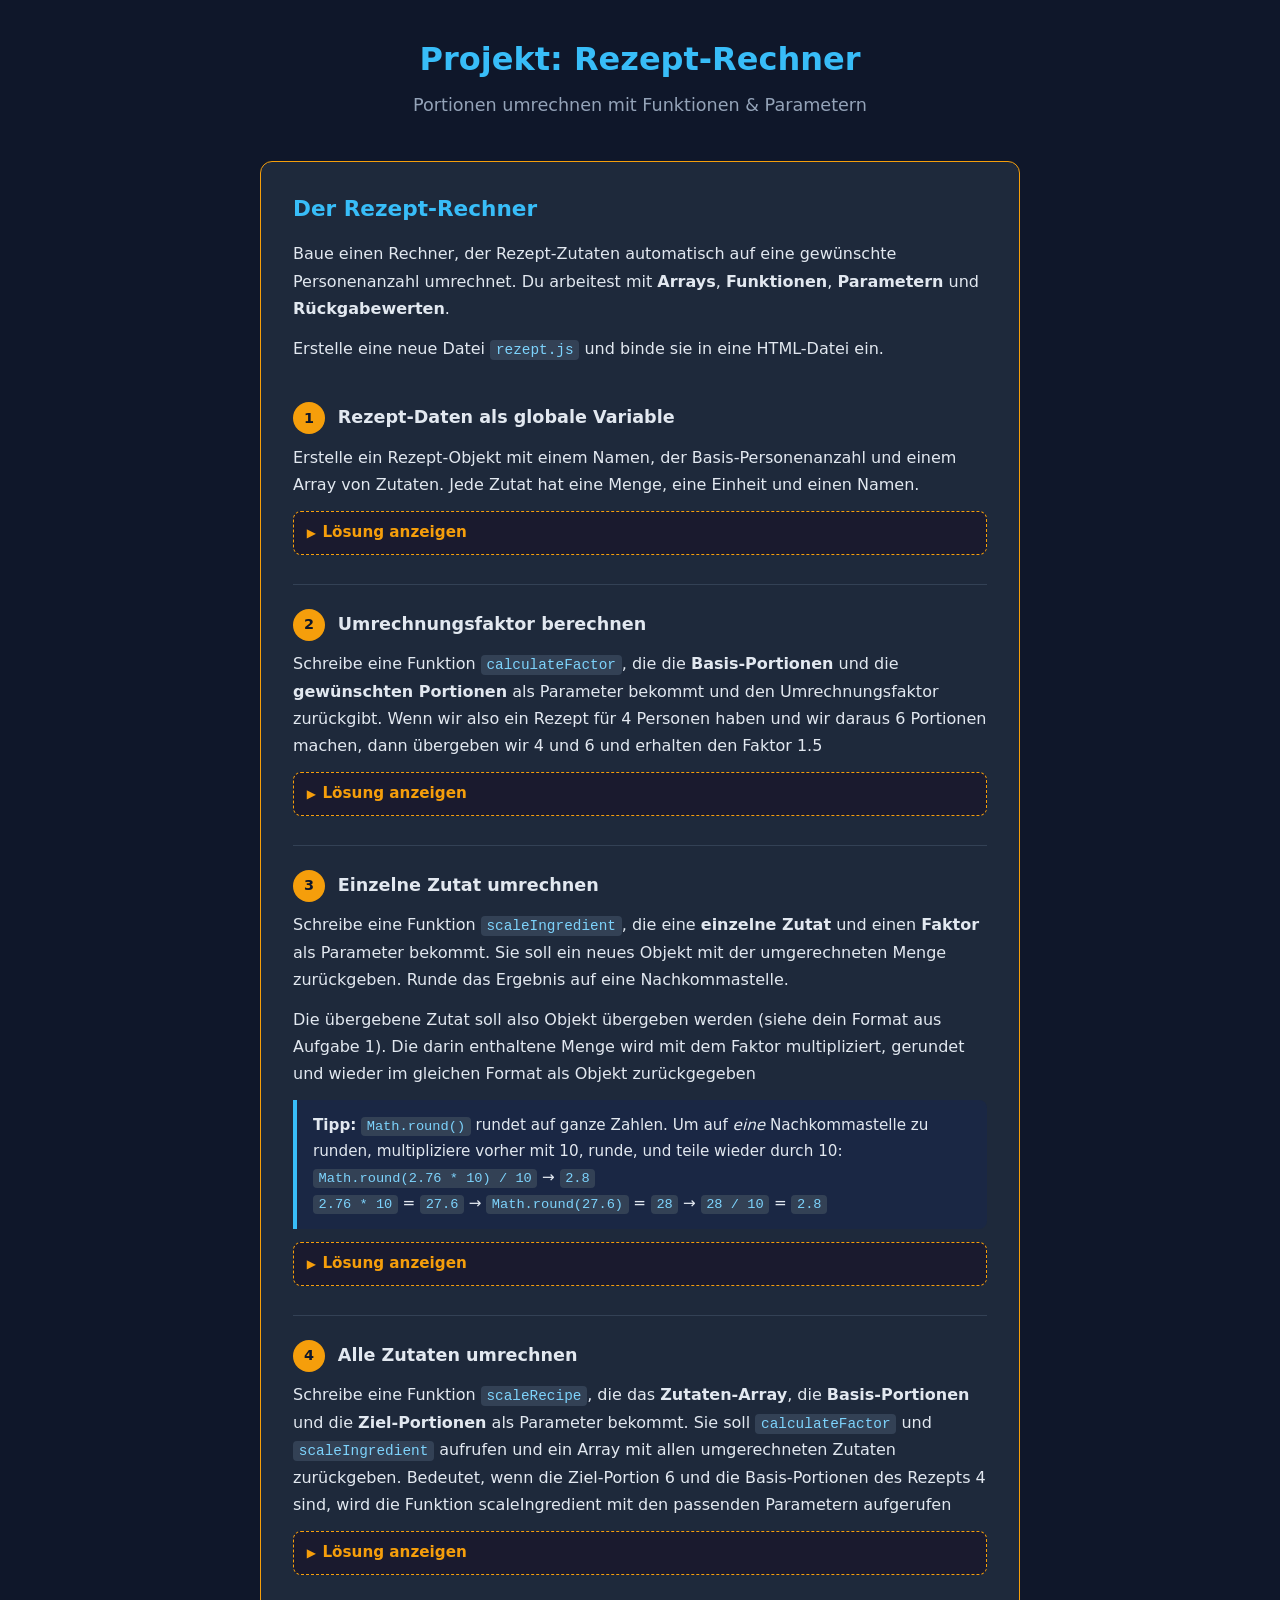
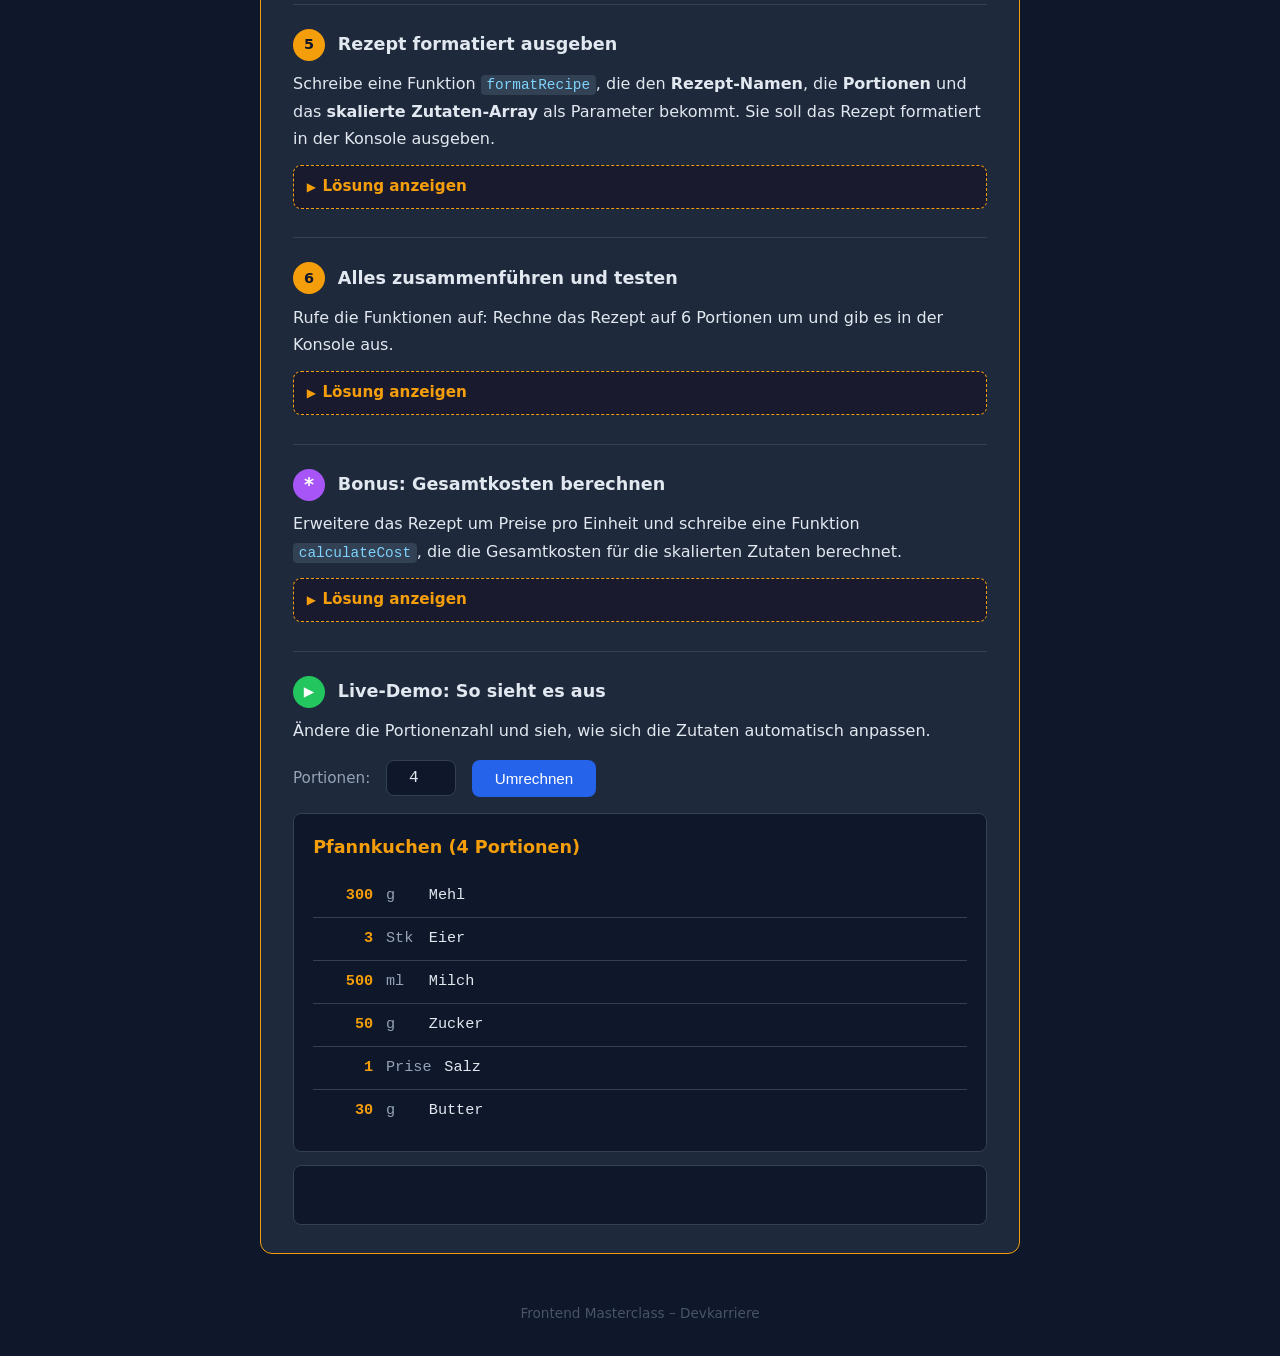
<file: Parameters/rezept-rechner.html>
<!doctype html>
<html lang="de">
  <head>
    <meta charset="UTF-8" />
    <meta name="viewport" content="width=device-width, initial-scale=1.0" />
    <title>Projekt: Rezept-Rechner</title>
    <link rel="stylesheet" href="style.css" />
    <style>
      .ingredient-row {
        display: flex;
        align-items: center;
        gap: 0.8rem;
        padding: 0.5rem 0;
        border-bottom: 1px solid #334155;
        font-family: monospace;
        font-size: 0.95rem;
      }
      .ingredient-row:last-child {
        border-bottom: none;
      }
      .ingredient-amount {
        color: #f59e0b;
        font-weight: 700;
        min-width: 60px;
        text-align: right;
      }
      .ingredient-unit {
        color: #94a3b8;
        min-width: 30px;
      }
      .ingredient-name {
        color: #e2e8f0;
      }
      .serving-controls {
        display: flex;
        align-items: center;
        gap: 1rem;
        margin: 1rem 0;
        flex-wrap: wrap;
      }
      .serving-controls label {
        color: #94a3b8;
        font-size: 0.95rem;
      }
      .serving-controls input[type="number"] {
        width: 70px;
        background: #0f172a;
        color: #e2e8f0;
        border: 1px solid #334155;
        border-radius: 8px;
        padding: 0.5rem 0.6rem;
        font-size: 1rem;
        text-align: center;
        font-family: "Fira Code", monospace;
      }
      .serving-controls input[type="number"]:focus {
        outline: none;
        border-color: #38bdf8;
      }
      .recipe-card {
        background: #0f172a;
        border: 1px solid #334155;
        border-radius: 8px;
        padding: 1.2rem;
        margin-top: 0.8rem;
      }
      .recipe-title {
        color: #f59e0b;
        font-size: 1.1rem;
        font-weight: 700;
        margin-bottom: 0.8rem;
      }
      .cost-display {
        margin-top: 1rem;
        padding: 0.8rem 1rem;
        background: #14532d;
        border-radius: 8px;
        color: #86efac;
        font-family: monospace;
      }
    </style>
  </head>
  <body>
    <header>
      <h1>Projekt: Rezept-Rechner</h1>
      <p class="subtitle">Portionen umrechnen mit Funktionen & Parametern</p>
    </header>

    <main>
      <section class="card exercise">
        <h2>Der Rezept-Rechner</h2>
        <p>
          Baue einen Rechner, der Rezept-Zutaten automatisch auf eine gewünschte
          Personenanzahl umrechnet. Du arbeitest mit
          <strong>Arrays</strong>, <strong>Funktionen</strong>,
          <strong>Parametern</strong> und <strong>Rückgabewerten</strong>.
        </p>
        <p>
          Erstelle eine neue Datei <code>rezept.js</code> und binde sie in eine
          HTML-Datei ein.
        </p>

        <!-- Schritt 1 -->
        <div class="step">
          <div class="step-header">
            <span class="step-number">1</span>
            <h3>Rezept-Daten als globale Variable</h3>
          </div>
          <p>
            Erstelle ein Rezept-Objekt mit einem Namen, der Basis-Personenanzahl
            und einem Array von Zutaten. Jede Zutat hat eine Menge, eine Einheit
            und einen Namen.
          </p>
          <details class="solution">
            <summary>Lösung anzeigen</summary>
            <pre><code>const recipe = {
  name: "Pfannkuchen",
  servings: 4,
  ingredients: [
    { amount: 300, unit: "g", name: "Mehl" },
    { amount: 3, unit: "Stk", name: "Eier" },
    { amount: 500, unit: "ml", name: "Milch" },
    { amount: 50, unit: "g", name: "Zucker" },
    { amount: 1, unit: "Prise", name: "Salz" },
    { amount: 30, unit: "g", name: "Butter" }
  ]
};</code></pre>
            <div class="hint">
              <strong>Beachte:</strong> Das Rezept ist für
              <strong>4 Personen</strong>. Alle Mengen beziehen sich darauf.
            </div>
          </details>
        </div>

        <!-- Schritt 2 -->
        <div class="step">
          <div class="step-header">
            <span class="step-number">2</span>
            <h3>Umrechnungsfaktor berechnen</h3>
          </div>
          <p>
            Schreibe eine Funktion <code>calculateFactor</code>, die die
            <strong>Basis-Portionen</strong> und die
            <strong>gewünschten Portionen</strong> als Parameter bekommt und den
            Umrechnungsfaktor zurückgibt. Wenn wir also ein Rezept für 4
            Personen haben und wir daraus 6 Portionen machen, dann übergeben wir
            4 und 6 und erhalten den Faktor 1.5
          </p>
          <details class="solution">
            <summary>Lösung anzeigen</summary>
            <pre><code>function calculateFactor(baseServings, targetServings) {
  let factor = targetServings / baseServings;
  return factor;
}</code></pre>
            <div class="visual">
              <div class="flow">
                <span class="tag var">baseServings <small>4</small></span>
                <span class="tag var">targetServings <small>6</small></span>
                <span class="arrow">&rarr;</span>
                <span class="tag return-tag">return <small>1.5</small></span>
              </div>
              <p class="caption">
                6 Portionen &divide; 4 Basis-Portionen = Faktor 1.5
              </p>
            </div>
          </details>
        </div>

        <!-- Schritt 3 -->
        <div class="step">
          <div class="step-header">
            <span class="step-number">3</span>
            <h3>Einzelne Zutat umrechnen</h3>
          </div>
          <p>
            Schreibe eine Funktion <code>scaleIngredient</code>, die eine
            <strong>einzelne Zutat</strong> und einen <strong>Faktor</strong>
            als Parameter bekommt. Sie soll ein neues Objekt mit der
            umgerechneten Menge zurückgeben. Runde das Ergebnis auf eine
            Nachkommastelle.
          </p>
          <p>
            Die übergebene Zutat soll also Objekt übergeben werden (siehe dein
            Format aus Aufgabe 1). Die darin enthaltene Menge wird mit dem
            Faktor multipliziert, gerundet und wieder im gleichen Format als
            Objekt zurückgegeben
          </p>
          <div class="hint">
            <strong>Tipp:</strong> <code>Math.round()</code> rundet auf ganze
            Zahlen. Um auf <em>eine</em> Nachkommastelle zu runden,
            multipliziere vorher mit 10, runde, und teile wieder durch 10:<br />
            <code>Math.round(2.76 * 10) / 10</code> &rarr; <code>2.8</code
            ><br />
            <code>2.76 * 10</code> = <code>27.6</code> &rarr;
            <code>Math.round(27.6)</code> = <code>28</code> &rarr;
            <code>28 / 10</code> = <code>2.8</code>
          </div>
          <details class="solution">
            <summary>Lösung anzeigen</summary>
            <pre><code>function scaleIngredient(ingredient, factor) {
  let newAmount = ingredient.amount * factor;
  let rounded = Math.round(newAmount * 10) / 10;

  return {
    amount: rounded,
    unit: ingredient.unit,
    name: ingredient.name
  };
}</code></pre>
            <div class="hint">
              <strong>Wichtig:</strong> Der Parameter heißt
              <code>ingredient</code> (Singular) &ndash; die Funktion bearbeitet
              immer nur <em>eine</em> Zutat, nicht das ganze Array.
            </div>
          </details>
        </div>

        <!-- Schritt 4 -->
        <div class="step">
          <div class="step-header">
            <span class="step-number">4</span>
            <h3>Alle Zutaten umrechnen</h3>
          </div>
          <p>
            Schreibe eine Funktion <code>scaleRecipe</code>, die das
            <strong>Zutaten-Array</strong>, die
            <strong>Basis-Portionen</strong> und die
            <strong>Ziel-Portionen</strong> als Parameter bekommt. Sie soll
            <code>calculateFactor</code> und <code>scaleIngredient</code>
            aufrufen und ein Array mit allen umgerechneten Zutaten zurückgeben.
            Bedeutet, wenn die Ziel-Portion 6 und die Basis-Portionen des
            Rezepts 4 sind, wird die Funktion scaleIngredient mit den passenden
            Parametern aufgerufen
          </p>
          <details class="solution">
            <summary>Lösung anzeigen</summary>
            <pre><code>function scaleRecipe(ingredients, baseServings, targetServings) {
  let factor = calculateFactor(baseServings, targetServings);
  let scaled = [];

  for (let i = 0; i &lt; ingredients.length; i++) {
    let newIngredient = scaleIngredient(ingredients[i], factor);
    scaled.push(newIngredient);
  }

  return scaled;
}</code></pre>
            <div class="call-chain">
              <h4>Funktionsaufruf-Kette:</h4>
              <div class="chain">
                <div class="chain-item main-fn">
                  scaleRecipe(ingredients, 4, 6)
                  <div class="chain-item sub-fn">
                    calculateFactor(4, 6) &rarr; 1.5
                  </div>
                  <div class="chain-item sub-fn">
                    scaleIngredient(ingredients[0], 1.5)
                  </div>
                  <div class="chain-item sub-fn">
                    scaleIngredient(ingredients[1], 1.5)
                  </div>
                  <div class="chain-item sub-fn">... (für jede Zutat)</div>
                </div>
              </div>
            </div>
          </details>
        </div>

        <!-- Schritt 5 -->
        <div class="step">
          <div class="step-header">
            <span class="step-number">5</span>
            <h3>Rezept formatiert ausgeben</h3>
          </div>
          <p>
            Schreibe eine Funktion <code>formatRecipe</code>, die den
            <strong>Rezept-Namen</strong>, die <strong>Portionen</strong> und
            das <strong>skalierte Zutaten-Array</strong> als Parameter bekommt.
            Sie soll das Rezept formatiert in der Konsole ausgeben.
          </p>
          <details class="solution">
            <summary>Lösung anzeigen</summary>
            <pre><code>function formatRecipe(recipeName, servings, ingredients) {
  console.log("=== " + recipeName + " ===");
  console.log("Portionen: " + servings);
  console.log("");

  for (let i = 0; i &lt; ingredients.length; i++) {
    let ing = ingredients[i];
    console.log(ing.amount + " " + ing.unit + " " + ing.name);
  }
}</code></pre>
          </details>
        </div>

        <!-- Schritt 6 -->
        <div class="step">
          <div class="step-header">
            <span class="step-number">6</span>
            <h3>Alles zusammenführen und testen</h3>
          </div>
          <p>
            Rufe die Funktionen auf: Rechne das Rezept auf 6 Portionen um und
            gib es in der Konsole aus.
          </p>
          <details class="solution">
            <summary>Lösung anzeigen</summary>
            <pre><code>// === Rezept-Daten ===
const recipe = {
  name: "Pfannkuchen",
  servings: 4,
  ingredients: [
    { amount: 300, unit: "g", name: "Mehl" },
    { amount: 3, unit: "Stk", name: "Eier" },
    { amount: 500, unit: "ml", name: "Milch" },
    { amount: 50, unit: "g", name: "Zucker" },
    { amount: 1, unit: "Prise", name: "Salz" },
    { amount: 30, unit: "g", name: "Butter" }
  ]
};

// === Funktionen ===
function calculateFactor(baseServings, targetServings) {
  let factor = targetServings / baseServings;
  return factor;
}

function scaleIngredient(ingredient, factor) {
  let newAmount = ingredient.amount * factor;
  let rounded = Math.round(newAmount * 10) / 10;

  return {
    amount: rounded,
    unit: ingredient.unit,
    name: ingredient.name
  };
}

function scaleRecipe(ingredients, baseServings, targetServings) {
  let factor = calculateFactor(baseServings, targetServings);
  let scaled = [];

  for (let i = 0; i &lt; ingredients.length; i++) {
    let newIngredient = scaleIngredient(ingredients[i], factor);
    scaled.push(newIngredient);
  }

  return scaled;
}

function formatRecipe(recipeName, servings, ingredients) {
  console.log("=== " + recipeName + " ===");
  console.log("Portionen: " + servings);
  console.log("");

  for (let i = 0; i &lt; ingredients.length; i++) {
    let ing = ingredients[i];
    console.log(ing.amount + " " + ing.unit + " " + ing.name);
  }
}

// === Aufrufen und testen ===
let scaledIngredients = scaleRecipe(recipe.ingredients, recipe.servings, 6);
formatRecipe(recipe.name, 6, scaledIngredients);</code></pre>
            <div class="hint">
              <strong>Tipp:</strong> Probiere verschiedene Portionszahlen aus
              &ndash; z.B. 2, 10 oder 1!
            </div>
          </details>
        </div>

        <!-- Bonus -->
        <div class="step">
          <div class="step-header">
            <span class="step-number bonus-icon">*</span>
            <h3>Bonus: Gesamtkosten berechnen</h3>
          </div>
          <p>
            Erweitere das Rezept um Preise pro Einheit und schreibe eine
            Funktion <code>calculateCost</code>, die die Gesamtkosten für die
            skalierten Zutaten berechnet.
          </p>
          <details class="solution">
            <summary>Lösung anzeigen</summary>
            <pre><code>const recipeWithPrices = {
  name: "Pfannkuchen",
  servings: 4,
  ingredients: [
    { amount: 300, unit: "g", name: "Mehl", pricePerUnit: 0.002 },
    { amount: 3, unit: "Stk", name: "Eier", pricePerUnit: 0.35 },
    { amount: 500, unit: "ml", name: "Milch", pricePerUnit: 0.002 },
    { amount: 50, unit: "g", name: "Zucker", pricePerUnit: 0.002 },
    { amount: 1, unit: "Prise", name: "Salz", pricePerUnit: 0.01 },
    { amount: 30, unit: "g", name: "Butter", pricePerUnit: 0.01 }
  ]
};

function calculateCost(ingredients) {
  let total = 0;

  for (let i = 0; i &lt; ingredients.length; i++) {
    let cost = ingredients[i].amount * ingredients[i].pricePerUnit;
    total = total + cost;
  }

  let rounded = Math.round(total * 100) / 100;
  return rounded;
}

let cost = calculateCost(recipeWithPrices.ingredients);
console.log("Gesamtkosten: " + cost + " €");</code></pre>
          </details>
        </div>

        <!-- Live-Demo -->
        <div class="step">
          <div class="step-header">
            <span class="step-number demo-icon">&#9654;</span>
            <h3>Live-Demo: So sieht es aus</h3>
          </div>
          <p>
            Ändere die Portionenzahl und sieh, wie sich die Zutaten automatisch
            anpassen.
          </p>
          <div class="serving-controls">
            <label for="servings-input">Portionen:</label>
            <input
              type="number"
              id="servings-input"
              value="4"
              min="1"
              max="50"
            />
            <button id="btn-calculate">Umrechnen</button>
          </div>
          <div class="recipe-card">
            <div class="recipe-title" id="recipe-title">
              Pfannkuchen (4 Portionen)
            </div>
            <div id="ingredients-display"></div>
          </div>
          <div id="recipe-output" class="output"></div>
        </div>
      </section>
    </main>

    <footer>
      <p>Frontend Masterclass &ndash; Devkarriere</p>
    </footer>

    <script>
      // === Rezept-Daten ===
      const recipe = {
        name: "Pfannkuchen",
        servings: 4,
        ingredients: [
          { amount: 300, unit: "g", name: "Mehl" },
          { amount: 3, unit: "Stk", name: "Eier" },
          { amount: 500, unit: "ml", name: "Milch" },
          { amount: 50, unit: "g", name: "Zucker" },
          { amount: 1, unit: "Prise", name: "Salz" },
          { amount: 30, unit: "g", name: "Butter" },
        ],
      };

      // === Funktionen ===
      function calculateFactor(baseServings, targetServings) {
        let factor = targetServings / baseServings;
        return factor;
      }

      function scaleIngredient(ingredient, factor) {
        let newAmount = ingredient.amount * factor;
        let rounded = Math.round(newAmount * 10) / 10;
        return {
          amount: rounded,
          unit: ingredient.unit,
          name: ingredient.name,
        };
      }

      function scaleRecipe(ingredients, baseServings, targetServings) {
        let factor = calculateFactor(baseServings, targetServings);
        let scaled = [];
        for (let i = 0; i < ingredients.length; i++) {
          let newIngredient = scaleIngredient(ingredients[i], factor);
          scaled.push(newIngredient);
        }
        return scaled;
      }

      function formatRecipe(recipeName, servings, ingredients) {
        console.log("=== " + recipeName + " ===");
        console.log("Portionen: " + servings);
        console.log("");
        for (let i = 0; i < ingredients.length; i++) {
          let ing = ingredients[i];
          console.log(ing.amount + " " + ing.unit + " " + ing.name);
        }
      }

      // === UI aktualisieren ===
      function renderIngredients(ingredients) {
        let container = document.getElementById("ingredients-display");
        container.innerHTML = "";
        for (let i = 0; i < ingredients.length; i++) {
          let row = document.createElement("div");
          row.className = "ingredient-row";
          row.innerHTML =
            '<span class="ingredient-amount">' +
            ingredients[i].amount +
            "</span>" +
            '<span class="ingredient-unit">' +
            ingredients[i].unit +
            "</span>" +
            '<span class="ingredient-name">' +
            ingredients[i].name +
            "</span>";
          container.appendChild(row);
        }
      }

      // === Initiale Anzeige ===
      renderIngredients(recipe.ingredients);

      // === Button-Event ===
      document
        .getElementById("btn-calculate")
        .addEventListener("click", function () {
          let target = parseInt(
            document.getElementById("servings-input").value,
          );
          if (isNaN(target) || target < 1) {
            target = 1;
            document.getElementById("servings-input").value = 1;
          }

          let scaled = scaleRecipe(recipe.ingredients, recipe.servings, target);
          formatRecipe(recipe.name, target, scaled);

          document.getElementById("recipe-title").textContent =
            recipe.name + " (" + target + " Portionen)";

          renderIngredients(scaled);

          let output = document.getElementById("recipe-output");
          output.textContent = "=== " + recipe.name + " ===\n";
          output.textContent += "Portionen: " + target + "\n\n";
          for (let i = 0; i < scaled.length; i++) {
            let ing = scaled[i];
            output.textContent +=
              ing.amount + " " + ing.unit + " " + ing.name + "\n";
          }
          output.textContent +=
            "\nFaktor: " + calculateFactor(recipe.servings, target);
        });
    </script>
  </body>
</html>
</file>
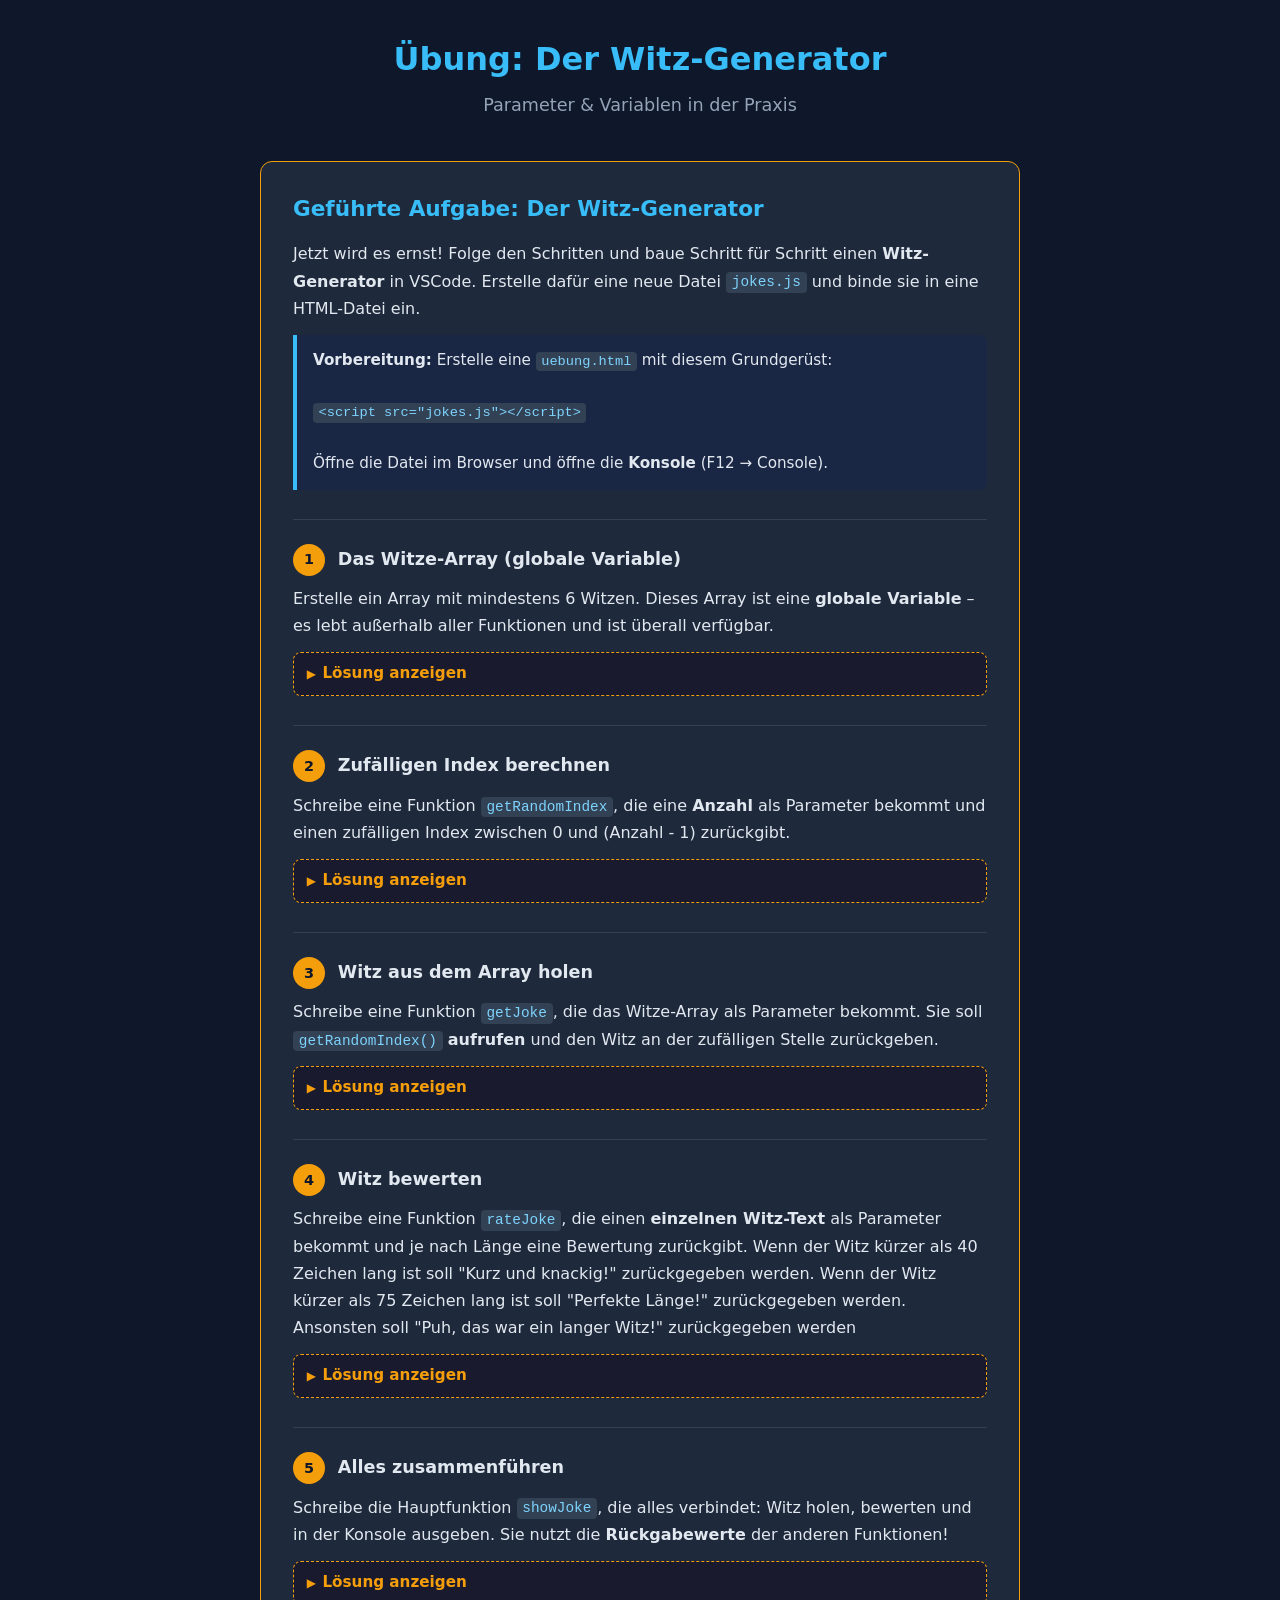
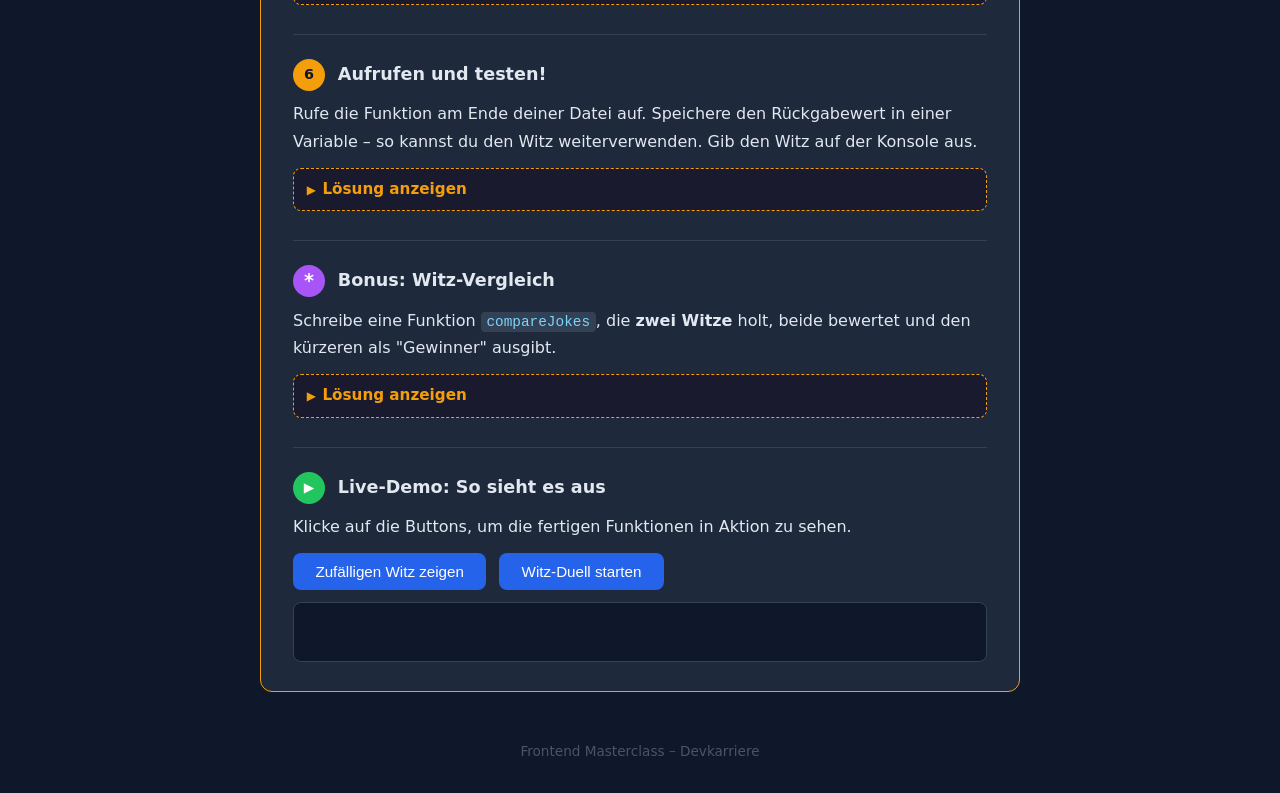
<file: Parameters/witz-generator.html>
<!doctype html>
<html lang="de">
  <head>
    <meta charset="UTF-8" />
    <meta name="viewport" content="width=device-width, initial-scale=1.0" />
    <title>Übung: Der Witz-Generator</title>
    <link rel="stylesheet" href="style.css" />
  </head>
  <body>
    <header>
      <h1>Übung: Der Witz-Generator</h1>
      <p class="subtitle">
        Parameter &amp; Variablen in der Praxis
      </p>
    </header>

    <main>
      <section class="card exercise">
        <h2>Geführte Aufgabe: Der Witz-Generator</h2>
        <p>
          Jetzt wird es ernst! Folge den Schritten und baue Schritt für Schritt
          einen <strong>Witz-Generator</strong> in VSCode. Erstelle dafür eine
          neue Datei <code>jokes.js</code> und binde sie in eine HTML-Datei ein.
        </p>

        <div class="hint">
          <strong>Vorbereitung:</strong> Erstelle eine
          <code>uebung.html</code> mit diesem Grundgerüst:<br /><br />
          <code>&lt;script src="jokes.js"&gt;&lt;/script&gt;</code><br /><br />
          Öffne die Datei im Browser und öffne die <strong>Konsole</strong> (F12
          &rarr; Console).
        </div>

        <!-- Schritt 1 -->
        <div class="step">
          <div class="step-header">
            <span class="step-number">1</span>
            <h3>Das Witze-Array (globale Variable)</h3>
          </div>
          <p>
            Erstelle ein Array mit mindestens 6 Witzen. Dieses Array ist eine
            <strong>globale Variable</strong> &ndash; es lebt außerhalb aller
            Funktionen und ist überall verfügbar.
          </p>
          <details class="solution">
            <summary>Lösung anzeigen</summary>
            <pre><code>const jokes = [
  "Warum können Geister nicht lügen? Man kann durch sie hindurchsehen.",
  "Ich wollte einen Witz über Pizza machen... aber der ist zu cheesy.",
  "Warum trinken Programmierer Tee? Weil Java schon vergeben ist.",
  "Was macht ein Pirat am Computer? Er drückt die Enter-Taste.",
  "Treffen sich zwei Wände. Sagt die eine: Wir sehen uns an der Ecke!",
  "Warum hat der Mathematiker Angst vor negativen Zahlen? Er kann einfach nicht ohne sie leben."
];</code></pre>
            <div class="hint">
              <strong>Beachte:</strong> <code>const</code> statt
              <code>let</code> &ndash; das Array soll nicht neu zugewiesen
              werden. Die Inhalte können trotzdem geändert werden.
            </div>
          </details>
        </div>

        <!-- Schritt 2 -->
        <div class="step">
          <div class="step-header">
            <span class="step-number">2</span>
            <h3>Zufälligen Index berechnen</h3>
          </div>
          <p>
            Schreibe eine Funktion <code>getRandomIndex</code>, die eine
            <strong>Anzahl</strong> als Parameter bekommt und einen zufälligen
            Index zwischen 0 und (Anzahl - 1) zurückgibt.
          </p>
          <details class="solution">
            <summary>Lösung anzeigen</summary>
            <pre><code>function getRandomIndex(count) {
  let index = Math.floor(Math.random() * count);
  return index;
}</code></pre>
            <div class="visual">
              <div class="flow">
                <span class="tag var">jokes.length <small>6</small></span>
                <span class="arrow">&rarr;</span>
                <span class="tag param">count <small>6</small></span>
                <span class="arrow">&rarr;</span>
                <span class="tag return-tag">return <small>z.B. 3</small></span>
              </div>
              <p class="caption">
                Die Variable <code>jokes.length</code> wird zum Parameter
                <code>count</code>. Anderer Name, gleicher Wert!
              </p>
            </div>
          </details>
        </div>

        <!-- Schritt 3 -->
        <div class="step">
          <div class="step-header">
            <span class="step-number">3</span>
            <h3>Witz aus dem Array holen</h3>
          </div>
          <p>
            Schreibe eine Funktion <code>getJoke</code>, die das Witze-Array als
            Parameter bekommt. Sie soll <code>getRandomIndex()</code>
            <strong>aufrufen</strong> und den Witz an der zufälligen Stelle
            zurückgeben.
          </p>
          <details class="solution">
            <summary>Lösung anzeigen</summary>
            <pre><code>function getJoke(jokeList) {
  let index = getRandomIndex(jokeList.length);
  let selectedJoke = jokeList[index];
  return selectedJoke;
}</code></pre>
            <div class="hint">
              <strong>Wichtig:</strong> Hier ruft eine Funktion eine
              <em>andere Funktion</em> auf! Der
              <strong>Rückgabewert</strong> von
              <code>getRandomIndex()</code> wird in der lokalen Variable
              <code>index</code> gespeichert. Beachte auch: der Parameter heißt
              <code>jokeList</code>, nicht <code>jokes</code>!
            </div>
          </details>
        </div>

        <!-- Schritt 4 -->
        <div class="step">
          <div class="step-header">
            <span class="step-number">4</span>
            <h3>Witz bewerten</h3>
          </div>
          <p>
            Schreibe eine Funktion <code>rateJoke</code>, die einen
            <strong>einzelnen Witz-Text</strong> als Parameter bekommt und je
            nach Länge eine Bewertung zurückgibt. Wenn der Witz kürzer als 40
            Zeichen lang ist soll "Kurz und knackig!" zurückgegeben werden. Wenn
            der Witz kürzer als 75 Zeichen lang ist soll "Perfekte Länge!"
            zurückgegeben werden. Ansonsten soll "Puh, das war ein langer Witz!"
            zurückgegeben werden
          </p>
          <details class="solution">
            <summary>Lösung anzeigen</summary>
            <pre><code>function rateJoke(jokeText) {
  let jokeLength = jokeText.length;

  if (jokeLength &lt; 40) {
    return "Kurz und knackig!";
  } else if (jokeLength &lt; 75) {
    return "Perfekte Länge!";
  } else {
    return "Puh, das war ein langer Witz!";
  }
}</code></pre>
            <div class="hint">
              <strong>Beachte:</strong> Der Parameter heißt
              <code>jokeText</code> &ndash; nicht <code>joke</code> oder
              <code>jokes</code>. Der Name beschreibt, <em>was</em> die Funktion
              erwartet: einen einzelnen Text, kein ganzes Array.
            </div>
          </details>
        </div>

        <!-- Schritt 5 -->
        <div class="step">
          <div class="step-header">
            <span class="step-number">5</span>
            <h3>Alles zusammenführen</h3>
          </div>
          <p>
            Schreibe die Hauptfunktion <code>showJoke</code>, die alles
            verbindet: Witz holen, bewerten und in der Konsole ausgeben. Sie
            nutzt die <strong>Rückgabewerte</strong> der anderen Funktionen!
          </p>
          <details class="solution">
            <summary>Lösung anzeigen</summary>
            <pre><code>function showJoke(jokeList) {
  let joke = getJoke(jokeList);
  let rating = rateJoke(joke);

  console.log("=== Witz des Tages ===");
  console.log(joke);
  console.log("Bewertung: " + rating);
  console.log("Zeichenanzahl: " + joke.length);

  return joke;
}</code></pre>
            <div class="call-chain">
              <h4>Funktionsaufruf-Kette:</h4>
              <div class="chain">
                <div class="chain-item main-fn">
                  showJoke(jokes)
                  <div class="chain-item sub-fn">
                    getJoke(jokeList)
                    <div class="chain-item sub-fn-deep">
                      getRandomIndex(jokeList.length)
                    </div>
                  </div>
                  <div class="chain-item sub-fn">rateJoke(joke)</div>
                </div>
              </div>
            </div>
          </details>
        </div>

        <!-- Schritt 6 -->
        <div class="step">
          <div class="step-header">
            <span class="step-number">6</span>
            <h3>Aufrufen und testen!</h3>
          </div>
          <p>
            Rufe die Funktion am Ende deiner Datei auf. Speichere den
            Rückgabewert in einer Variable &ndash; so kannst du den Witz
            weiterverwenden. Gib den Witz auf der Konsole aus.
          </p>
          <details class="solution">
            <summary>Lösung anzeigen</summary>
            <pre><code>// Einmal aufrufen
let myJoke = showJoke(jokes);

// Den Rückgabewert weiterverwenden
console.log("Gespeicherter Witz: " + myJoke);</code></pre>
            <div class="hint">
              <strong>Tipp:</strong> Lade die Seite mehrmals neu (F5) &ndash;
              jedes Mal kommt ein anderer Witz!
            </div>
          </details>
        </div>

        <!-- Schritt 7: Bonusaufgabe -->
        <div class="step">
          <div class="step-header">
            <span class="step-number bonus-icon">*</span>
            <h3>Bonus: Witz-Vergleich</h3>
          </div>
          <p>
            Schreibe eine Funktion <code>compareJokes</code>, die
            <strong>zwei Witze</strong> holt, beide bewertet und den kürzeren
            als "Gewinner" ausgibt.
          </p>
          <details class="solution">
            <summary>Lösung anzeigen</summary>
            <pre><code>function compareJokes(jokeList) {
  let joke1 = getJoke(jokeList);
  let joke2 = getJoke(jokeList);

  let rating1 = rateJoke(joke1);
  let rating2 = rateJoke(joke2);

  console.log("--- Witz-Duell ---");
  console.log("Witz 1: " + joke1);
  console.log("  → " + rating1);
  console.log("Witz 2: " + joke2);
  console.log("  → " + rating2);

  if (joke1.length &lt; joke2.length) {
    console.log("Gewinner: Witz 1 (kürzer!)");
    return joke1;
  } else {
    console.log("Gewinner: Witz 2 (kürzer!)");
    return joke2;
  }
}

compareJokes(jokes);</code></pre>
          </details>
        </div>

        <!-- Live-Demo -->
        <div class="step">
          <div class="step-header">
            <span class="step-number demo-icon">&#9654;</span>
            <h3>Live-Demo: So sieht es aus</h3>
          </div>
          <p>
            Klicke auf die Buttons, um die fertigen Funktionen in Aktion zu
            sehen.
          </p>
          <div class="demo-buttons">
            <button id="run-joke">Zufälligen Witz zeigen</button>
            <button id="run-compare">Witz-Duell starten</button>
          </div>
          <div id="joke-output" class="output"></div>

          <div id="joke-visual" class="witz-display hidden">
            <div class="witz-bubble">
              <span id="joke-text-display"></span>
            </div>
            <div class="witz-meta">
              <span id="joke-rating" class="badge"></span>
              <span id="joke-length" class="badge badge-gray"></span>
            </div>
          </div>
        </div>
      </section>
    </main>

    <footer>
      <p>Frontend Masterclass &ndash; Devkarriere</p>
    </footer>

    <script src="script.js"></script>
  </body>
</html>
</file>
<file: style.css>
* {
  margin: 0;
  padding: 0;
  box-sizing: border-box;
}

body {
  font-family: "Segoe UI", system-ui, -apple-system, sans-serif;
  background: #0f172a;
  color: #e2e8f0;
  line-height: 1.7;
  padding: 2rem 1rem;
}

header {
  text-align: center;
  margin-bottom: 2.5rem;
}

header h1 {
  font-size: 2rem;
  color: #38bdf8;
}

.subtitle {
  color: #94a3b8;
  font-size: 1.1rem;
  margin-top: 0.3rem;
}

main {
  max-width: 760px;
  margin: 0 auto;
  display: flex;
  flex-direction: column;
  gap: 2rem;
}

/* Cards */
.card {
  background: #1e293b;
  border-radius: 12px;
  padding: 1.8rem 2rem;
  border: 1px solid #334155;
}

.card h2 {
  color: #38bdf8;
  font-size: 1.35rem;
  margin-bottom: 0.8rem;
}

.card h3 {
  margin-top: 1rem;
  margin-bottom: 0.3rem;
  font-size: 1rem;
  color: #94a3b8;
}

.card p {
  margin-bottom: 0.8rem;
}

/* Code blocks */
pre {
  background: #0f172a;
  border: 1px solid #334155;
  border-radius: 8px;
  padding: 1rem 1.2rem;
  overflow-x: auto;
  margin: 0.6rem 0 1rem;
  font-size: 0.95rem;
  line-height: 1.6;
}

pre.wrong {
  border-left: 4px solid #ef4444;
}

pre.right {
  border-left: 4px solid #22c55e;
}

code {
  font-family: "Fira Code", "Cascadia Code", "JetBrains Mono", monospace;
  color: #e2e8f0;
}

p code,
.hint code,
.caption code {
  background: #334155;
  padding: 0.15em 0.4em;
  border-radius: 4px;
  font-size: 0.9em;
  color: #7dd3fc;
}

/* Hints */
.hint {
  background: #1a2744;
  border-left: 4px solid #38bdf8;
  padding: 0.8rem 1rem;
  border-radius: 0 8px 8px 0;
  margin-top: 0.5rem;
  font-size: 0.95rem;
}

.hint.warning {
  border-left-color: #f59e0b;
  background: #27200d;
}

/* Visual: flow diagram */
.visual {
  text-align: center;
  margin: 1rem 0;
}

.flow {
  display: flex;
  align-items: center;
  justify-content: center;
  gap: 1rem;
  flex-wrap: wrap;
}

.tag {
  display: inline-block;
  padding: 0.5rem 1rem;
  border-radius: 8px;
  font-family: monospace;
  font-size: 0.95rem;
}

.tag small {
  display: block;
  font-size: 0.8rem;
  opacity: 0.7;
}

.tag.var {
  background: #164e63;
  border: 1px solid #22d3ee;
}

.tag.param {
  background: #3b0764;
  border: 1px solid #a855f7;
}

.arrow {
  font-size: 1.5rem;
  color: #64748b;
}

.caption {
  font-size: 0.9rem;
  color: #94a3b8;
  margin-top: 0.5rem;
}

/* Scope visualisation */
.scope-demo {
  margin: 1rem 0;
}

.scope {
  border-radius: 8px;
  padding: 1rem;
  position: relative;
}

.scope .label {
  position: absolute;
  top: -0.6rem;
  left: 1rem;
  background: #1e293b;
  padding: 0 0.4rem;
  font-size: 0.75rem;
  text-transform: uppercase;
  letter-spacing: 0.05em;
}

.scope.global {
  border: 2px dashed #3b82f6;
}

.scope.global > .label {
  color: #3b82f6;
}

.scope.local {
  border: 2px dashed #a855f7;
  margin-top: 1rem;
}

.scope.local > .label {
  color: #a855f7;
}

.scope code {
  font-size: 0.9rem;
}

/* Demo area */
.demo-area {
  margin-top: 0.5rem;
}

button {
  background: #2563eb;
  color: white;
  border: none;
  padding: 0.6rem 1.4rem;
  border-radius: 8px;
  font-size: 0.95rem;
  cursor: pointer;
  transition: background 0.2s;
}

button:hover {
  background: #1d4ed8;
}

.output {
  background: #0f172a;
  border: 1px solid #334155;
  border-radius: 8px;
  padding: 1rem;
  margin-top: 0.8rem;
  min-height: 60px;
  font-family: monospace;
  font-size: 0.9rem;
  white-space: pre-wrap;
  color: #a3e635;
}

/* Textarea (Übung) */
textarea {
  width: 100%;
  background: #0f172a;
  color: #e2e8f0;
  border: 1px solid #334155;
  border-radius: 8px;
  padding: 1rem;
  font-family: "Fira Code", "Cascadia Code", monospace;
  font-size: 0.9rem;
  resize: vertical;
  line-height: 1.6;
  margin-bottom: 0.5rem;
}

textarea:focus {
  outline: none;
  border-color: #38bdf8;
}

/* ============================
   Geführte Aufgabe: Steps
   ============================ */
.exercise {
  border-color: #f59e0b;
}

/* Ausklappbare Lösungen */
details.solution {
  margin-top: 0.8rem;
}

details.solution summary {
  cursor: pointer;
  color: #f59e0b;
  font-weight: 600;
  font-size: 0.95rem;
  padding: 0.5rem 0.8rem;
  background: #1a1a2e;
  border: 1px dashed #f59e0b;
  border-radius: 8px;
  list-style: none;
  user-select: none;
  transition: background 0.2s;
}

details.solution summary::-webkit-details-marker {
  display: none;
}

details.solution summary::before {
  content: "▶ ";
  font-size: 0.75rem;
  margin-right: 0.4rem;
  display: inline-block;
  transition: transform 0.2s;
}

details.solution[open] summary::before {
  content: "▼ ";
}

details.solution summary:hover {
  background: #27200d;
}

details.solution[open] summary {
  border-radius: 8px 8px 0 0;
  border-bottom: none;
}

details.solution > pre,
details.solution > .hint,
details.solution > .visual,
details.solution > .call-chain {
  border-top: none;
  margin-top: 0;
}

.step {
  margin-top: 1.8rem;
  padding-top: 1.5rem;
  border-top: 1px solid #334155;
}

.step:first-of-type {
  border-top: none;
  margin-top: 1rem;
}

.step-header {
  display: flex;
  align-items: center;
  gap: 0.8rem;
  margin-bottom: 0.6rem;
}

.step-header h3 {
  margin: 0;
  color: #e2e8f0;
  font-size: 1.1rem;
}

.step-number {
  display: flex;
  align-items: center;
  justify-content: center;
  width: 2rem;
  height: 2rem;
  border-radius: 50%;
  background: #f59e0b;
  color: #0f172a;
  font-weight: 700;
  font-size: 0.9rem;
  flex-shrink: 0;
}

.step-number.bonus-icon {
  background: #a855f7;
  color: white;
  font-size: 1.2rem;
}

.step-number.demo-icon {
  background: #22c55e;
  color: white;
  font-size: 0.85rem;
}

/* Return value tag */
.tag.return-tag {
  background: #14532d;
  border: 1px solid #22c55e;
}

/* Call chain visualisation */
.call-chain {
  margin: 1rem 0;
}

.call-chain h4 {
  font-size: 0.85rem;
  color: #94a3b8;
  text-transform: uppercase;
  letter-spacing: 0.05em;
  margin-bottom: 0.6rem;
}

.chain-item {
  font-family: "Fira Code", "Cascadia Code", monospace;
  font-size: 0.85rem;
  padding: 0.5rem 0.8rem;
  border-radius: 6px;
  margin-top: 0.4rem;
}

.chain-item.main-fn {
  background: #1a2744;
  border-left: 3px solid #3b82f6;
  padding-left: 1rem;
}

.chain-item.sub-fn {
  background: #1e1338;
  border-left: 3px solid #a855f7;
  margin-left: 1rem;
  padding-left: 1rem;
}

.chain-item.sub-fn-deep {
  background: #182524;
  border-left: 3px solid #22c55e;
  margin-left: 1rem;
  padding-left: 1rem;
}

/* Demo buttons */
.demo-buttons {
  display: flex;
  gap: 0.8rem;
  flex-wrap: wrap;
  margin-bottom: 0.3rem;
}

/* Witz visual display */
.witz-display {
  margin-top: 1rem;
  text-align: center;
}

.witz-display.hidden {
  display: none;
}

.witz-bubble {
  background: #1a2744;
  border: 2px solid #f59e0b;
  border-radius: 16px;
  padding: 1.2rem 1.5rem;
  position: relative;
  font-size: 1.05rem;
  line-height: 1.6;
  color: #fef3c7;
}

.witz-bubble::after {
  content: "";
  position: absolute;
  bottom: -12px;
  left: 2rem;
  width: 0;
  height: 0;
  border-left: 12px solid transparent;
  border-right: 12px solid transparent;
  border-top: 12px solid #f59e0b;
}

.witz-meta {
  display: flex;
  justify-content: center;
  gap: 0.6rem;
  margin-top: 1.2rem;
}

.badge {
  display: inline-block;
  padding: 0.3rem 0.8rem;
  border-radius: 20px;
  font-size: 0.8rem;
  font-weight: 600;
}

.badge-blue {
  background: #1e3a5f;
  color: #7dd3fc;
}

.badge-green {
  background: #14532d;
  color: #86efac;
}

.badge-orange {
  background: #451a03;
  color: #fdba74;
}

.badge-gray {
  background: #334155;
  color: #94a3b8;
}

/* Footer */
footer {
  text-align: center;
  margin-top: 3rem;
  color: #475569;
  font-size: 0.85rem;
}
</file>
<file: Cheatsheets/style.css>
* {
  margin: 0;
  padding: 0;
  box-sizing: border-box;
}

body {
  font-family: "Segoe UI", system-ui, -apple-system, sans-serif;
  background: #0f172a;
  color: #e2e8f0;
  line-height: 1.6;
  padding: 2rem 1rem;
}

/* ===========================
   Header & Navigation
   =========================== */
header {
  text-align: center;
  margin-bottom: 2rem;
}

header h1 {
  font-size: 2rem;
  color: #38bdf8;
}

.subtitle {
  color: #94a3b8;
  font-size: 1.1rem;
  margin-top: 0.3rem;
}

.tabs {
  display: flex;
  justify-content: center;
  gap: 0.5rem;
  margin-top: 1.5rem;
}

.tab {
  background: #1e293b;
  color: #94a3b8;
  border: 1px solid #334155;
  padding: 0.6rem 1.8rem;
  border-radius: 8px;
  font-size: 1rem;
  cursor: pointer;
  transition: all 0.2s;
}

.tab:hover {
  background: #334155;
  color: #e2e8f0;
}

.tab.active {
  background: #2563eb;
  color: white;
  border-color: #2563eb;
}

.print-controls {
  display: flex;
  justify-content: center;
  gap: 0.5rem;
  margin-top: 1rem;
}

.btn-print {
  background: #16a34a;
  color: white;
  border: none;
  padding: 0.5rem 1.2rem;
  border-radius: 8px;
  font-size: 0.85rem;
  cursor: pointer;
  transition: background 0.2s;
}

.btn-print:hover {
  background: #15803d;
}

.btn-print.secondary {
  background: #334155;
}

.btn-print.secondary:hover {
  background: #475569;
}

/* ===========================
   Cheatsheet Containers
   =========================== */
.cheatsheet {
  display: none;
  max-width: 1100px;
  margin: 0 auto;
}

.cheatsheet.active {
  display: block;
}

.sheet-header {
  text-align: center;
  margin-bottom: 1.5rem;
}

.sheet-header h2 {
  font-size: 1.6rem;
  color: #38bdf8;
}

.sheet-subtitle {
  color: #94a3b8;
  font-size: 0.95rem;
  margin-top: 0.2rem;
}

/* ===========================
   Card Grid
   =========================== */
.grid {
  display: grid;
  grid-template-columns: repeat(auto-fill, minmax(320px, 1fr));
  gap: 1rem;
}

.card {
  background: #1e293b;
  border-radius: 10px;
  padding: 1.2rem 1.4rem;
  border: 1px solid #334155;
  break-inside: avoid;
  page-break-inside: avoid;
}

.card h3 {
  color: #38bdf8;
  font-size: 1.05rem;
  margin-bottom: 0.6rem;
  padding-bottom: 0.4rem;
  border-bottom: 1px solid #334155;
}

/* ===========================
   Code Blocks
   =========================== */
pre {
  background: #0f172a;
  border: 1px solid #334155;
  border-radius: 6px;
  padding: 0.7rem 0.9rem;
  overflow-x: auto;
  margin: 0.4rem 0;
  font-size: 0.82rem;
  line-height: 1.5;
}

code {
  font-family: "Fira Code", "Cascadia Code", "JetBrains Mono", monospace;
  color: #e2e8f0;
}

p code,
td code,
.hint code {
  background: #334155;
  padding: 0.1em 0.35em;
  border-radius: 3px;
  font-size: 0.85em;
  color: #7dd3fc;
}

/* ===========================
   Reference Tables
   =========================== */
.ref-table {
  width: 100%;
  border-collapse: collapse;
  font-size: 0.88rem;
  margin: 0.4rem 0;
}

.ref-table tr {
  border-bottom: 1px solid #1e293b;
}

.ref-table td {
  padding: 0.35rem 0.5rem;
  vertical-align: top;
}

.ref-table td:first-child {
  white-space: nowrap;
  width: 40%;
}

/* ===========================
   Hints
   =========================== */
.hint {
  background: #1a2744;
  border-left: 3px solid #38bdf8;
  padding: 0.5rem 0.7rem;
  border-radius: 0 6px 6px 0;
  margin-top: 0.4rem;
  font-size: 0.85rem;
}

/* ===========================
   Box Model Visual (CSS Sheet)
   =========================== */
.box-model-visual {
  margin: 0.5rem 0;
  text-align: center;
  font-size: 0.7rem;
  font-family: monospace;
}

.bm-margin {
  background: #451a03;
  color: #fdba74;
  padding: 0.5rem;
  border-radius: 6px;
  border: 1px dashed #f59e0b;
}

.bm-border {
  background: #1a2744;
  color: #7dd3fc;
  padding: 0.5rem;
  border-radius: 4px;
  margin-top: 0.3rem;
  border: 1px solid #38bdf8;
}

.bm-padding {
  background: #14532d;
  color: #86efac;
  padding: 0.5rem;
  border-radius: 4px;
  margin-top: 0.3rem;
  border: 1px dashed #22c55e;
}

.bm-content {
  background: #334155;
  color: #e2e8f0;
  padding: 0.6rem;
  border-radius: 3px;
  margin-top: 0.3rem;
  font-weight: bold;
}

/* ===========================
   Sheet Footer
   =========================== */
.sheet-footer {
  text-align: center;
  margin-top: 1.5rem;
  padding-top: 1rem;
  border-top: 1px solid #334155;
  color: #475569;
  font-size: 0.8rem;
}

/* ===========================
   Responsive
   =========================== */
@media (max-width: 700px) {
  .grid {
    grid-template-columns: 1fr;
  }

  header h1 {
    font-size: 1.5rem;
  }

  .tabs {
    flex-wrap: wrap;
  }

  .print-controls {
    flex-direction: column;
    align-items: center;
  }
}

/* ===========================
   Print / PDF Styles
   =========================== */
@page {
  size: A4 landscape;
  margin: 12mm 14mm;
}

@media print {
  * {
    -webkit-print-color-adjust: exact !important;
    print-color-adjust: exact !important;
    color-adjust: exact !important;
  }

  body {
    background: #0f172a !important;
    color: #e2e8f0 !important;
    padding: 0;
    margin: 0;
    font-size: 8.5pt;
    line-height: 1.35;
  }

  .no-print {
    display: none !important;
  }

  .cheatsheet {
    display: none !important;
    max-width: 100%;
    page-break-after: always;
  }

  .cheatsheet:last-child {
    page-break-after: avoid;
  }

  .cheatsheet.print-active {
    display: block !important;
  }

  .sheet-header {
    margin-bottom: 8px;
  }

  .sheet-header h2 {
    color: #38bdf8 !important;
    font-size: 16pt;
    margin-bottom: 2px;
  }

  .sheet-subtitle {
    color: #94a3b8 !important;
    font-size: 8pt;
  }

  .grid {
    grid-template-columns: repeat(3, 1fr);
    gap: 7px;
  }

  .card {
    background: #1e293b !important;
    border: 1px solid #334155 !important;
    padding: 7px 9px;
    border-radius: 6px;
    break-inside: avoid;
    page-break-inside: avoid;
  }

  .card h3 {
    color: #38bdf8 !important;
    font-size: 8.5pt;
    margin-bottom: 3px;
    padding-bottom: 2px;
    border-bottom: 1px solid #334155 !important;
  }

  pre {
    background: #0f172a !important;
    border: 1px solid #334155 !important;
    padding: 4px 6px;
    font-size: 6.5pt;
    line-height: 1.25;
    margin: 3px 0;
    border-radius: 4px;
  }

  code {
    color: #e2e8f0 !important;
  }

  p code,
  td code,
  .hint code {
    background: #334155 !important;
    color: #7dd3fc !important;
    padding: 0 2px;
    border-radius: 2px;
  }

  .ref-table {
    font-size: 7pt;
  }

  .ref-table tr {
    border-bottom-color: #334155 !important;
  }

  .ref-table td {
    padding: 1.5px 4px;
    color: #e2e8f0 !important;
  }

  .hint {
    background: #1a2744 !important;
    border-left: 3px solid #38bdf8 !important;
    color: #e2e8f0 !important;
    padding: 3px 6px;
    font-size: 7pt;
    margin-top: 3px;
    border-radius: 0 4px 4px 0;
  }

  .box-model-visual {
    font-size: 6pt;
  }

  .bm-margin {
    background: #451a03 !important;
    color: #fdba74 !important;
    border-color: #f59e0b !important;
    padding: 3px;
  }

  .bm-border {
    background: #1a2744 !important;
    color: #7dd3fc !important;
    border-color: #38bdf8 !important;
    padding: 3px;
    margin-top: 2px;
  }

  .bm-padding {
    background: #14532d !important;
    color: #86efac !important;
    border-color: #22c55e !important;
    padding: 3px;
    margin-top: 2px;
  }

  .bm-content {
    background: #334155 !important;
    color: #e2e8f0 !important;
    padding: 4px;
    margin-top: 2px;
  }

  .sheet-footer {
    color: #475569 !important;
    border-top: 1px solid #334155 !important;
    font-size: 7pt;
    margin-top: 8px;
    padding-top: 4px;
  }
}
</file>
<file: Parameters/style.css>
* {
  margin: 0;
  padding: 0;
  box-sizing: border-box;
}

body {
  font-family: "Segoe UI", system-ui, -apple-system, sans-serif;
  background: #0f172a;
  color: #e2e8f0;
  line-height: 1.7;
  padding: 2rem 1rem;
}

header {
  text-align: center;
  margin-bottom: 2.5rem;
}

header h1 {
  font-size: 2rem;
  color: #38bdf8;
}

.subtitle {
  color: #94a3b8;
  font-size: 1.1rem;
  margin-top: 0.3rem;
}

main {
  max-width: 760px;
  margin: 0 auto;
  display: flex;
  flex-direction: column;
  gap: 2rem;
}

/* Cards */
.card {
  background: #1e293b;
  border-radius: 12px;
  padding: 1.8rem 2rem;
  border: 1px solid #334155;
}

.card h2 {
  color: #38bdf8;
  font-size: 1.35rem;
  margin-bottom: 0.8rem;
}

.card h3 {
  margin-top: 1rem;
  margin-bottom: 0.3rem;
  font-size: 1rem;
  color: #94a3b8;
}

.card p {
  margin-bottom: 0.8rem;
}

/* Code blocks */
pre {
  background: #0f172a;
  border: 1px solid #334155;
  border-radius: 8px;
  padding: 1rem 1.2rem;
  overflow-x: auto;
  margin: 0.6rem 0 1rem;
  font-size: 0.95rem;
  line-height: 1.6;
}

pre.wrong {
  border-left: 4px solid #ef4444;
}

pre.right {
  border-left: 4px solid #22c55e;
}

code {
  font-family: "Fira Code", "Cascadia Code", "JetBrains Mono", monospace;
  color: #e2e8f0;
}

p code,
.hint code,
.caption code {
  background: #334155;
  padding: 0.15em 0.4em;
  border-radius: 4px;
  font-size: 0.9em;
  color: #7dd3fc;
}

/* Hints */
.hint {
  background: #1a2744;
  border-left: 4px solid #38bdf8;
  padding: 0.8rem 1rem;
  border-radius: 0 8px 8px 0;
  margin-top: 0.5rem;
  font-size: 0.95rem;
}

.hint.warning {
  border-left-color: #f59e0b;
  background: #27200d;
}

/* Visual: flow diagram */
.visual {
  text-align: center;
  margin: 1rem 0;
}

.flow {
  display: flex;
  align-items: center;
  justify-content: center;
  gap: 1rem;
  flex-wrap: wrap;
}

.tag {
  display: inline-block;
  padding: 0.5rem 1rem;
  border-radius: 8px;
  font-family: monospace;
  font-size: 0.95rem;
}

.tag small {
  display: block;
  font-size: 0.8rem;
  opacity: 0.7;
}

.tag.var {
  background: #164e63;
  border: 1px solid #22d3ee;
}

.tag.param {
  background: #3b0764;
  border: 1px solid #a855f7;
}

.arrow {
  font-size: 1.5rem;
  color: #64748b;
}

.caption {
  font-size: 0.9rem;
  color: #94a3b8;
  margin-top: 0.5rem;
}

/* Scope visualisation */
.scope-demo {
  margin: 1rem 0;
}

.scope {
  border-radius: 8px;
  padding: 1rem;
  position: relative;
}

.scope .label {
  position: absolute;
  top: -0.6rem;
  left: 1rem;
  background: #1e293b;
  padding: 0 0.4rem;
  font-size: 0.75rem;
  text-transform: uppercase;
  letter-spacing: 0.05em;
}

.scope.global {
  border: 2px dashed #3b82f6;
}

.scope.global > .label {
  color: #3b82f6;
}

.scope.local {
  border: 2px dashed #a855f7;
  margin-top: 1rem;
}

.scope.local > .label {
  color: #a855f7;
}

.scope code {
  font-size: 0.9rem;
}

/* Demo area */
.demo-area {
  margin-top: 0.5rem;
}

button {
  background: #2563eb;
  color: white;
  border: none;
  padding: 0.6rem 1.4rem;
  border-radius: 8px;
  font-size: 0.95rem;
  cursor: pointer;
  transition: background 0.2s;
}

button:hover {
  background: #1d4ed8;
}

.output {
  background: #0f172a;
  border: 1px solid #334155;
  border-radius: 8px;
  padding: 1rem;
  margin-top: 0.8rem;
  min-height: 60px;
  font-family: monospace;
  font-size: 0.9rem;
  white-space: pre-wrap;
  color: #a3e635;
}

/* Textarea (Übung) */
textarea {
  width: 100%;
  background: #0f172a;
  color: #e2e8f0;
  border: 1px solid #334155;
  border-radius: 8px;
  padding: 1rem;
  font-family: "Fira Code", "Cascadia Code", monospace;
  font-size: 0.9rem;
  resize: vertical;
  line-height: 1.6;
  margin-bottom: 0.5rem;
}

textarea:focus {
  outline: none;
  border-color: #38bdf8;
}

/* ============================
   Geführte Aufgabe: Steps
   ============================ */
.exercise {
  border-color: #f59e0b;
}

/* Ausklappbare Lösungen */
details.solution {
  margin-top: 0.8rem;
}

details.solution summary {
  cursor: pointer;
  color: #f59e0b;
  font-weight: 600;
  font-size: 0.95rem;
  padding: 0.5rem 0.8rem;
  background: #1a1a2e;
  border: 1px dashed #f59e0b;
  border-radius: 8px;
  list-style: none;
  user-select: none;
  transition: background 0.2s;
}

details.solution summary::-webkit-details-marker {
  display: none;
}

details.solution summary::before {
  content: "▶ ";
  font-size: 0.75rem;
  margin-right: 0.4rem;
  display: inline-block;
  transition: transform 0.2s;
}

details.solution[open] summary::before {
  content: "▼ ";
}

details.solution summary:hover {
  background: #27200d;
}

details.solution[open] summary {
  border-radius: 8px 8px 0 0;
  border-bottom: none;
}

details.solution > pre,
details.solution > .hint,
details.solution > .visual,
details.solution > .call-chain {
  border-top: none;
  margin-top: 0;
}

.step {
  margin-top: 1.8rem;
  padding-top: 1.5rem;
  border-top: 1px solid #334155;
}

.step:first-of-type {
  border-top: none;
  margin-top: 1rem;
}

.step-header {
  display: flex;
  align-items: center;
  gap: 0.8rem;
  margin-bottom: 0.6rem;
}

.step-header h3 {
  margin: 0;
  color: #e2e8f0;
  font-size: 1.1rem;
}

.step-number {
  display: flex;
  align-items: center;
  justify-content: center;
  width: 2rem;
  height: 2rem;
  border-radius: 50%;
  background: #f59e0b;
  color: #0f172a;
  font-weight: 700;
  font-size: 0.9rem;
  flex-shrink: 0;
}

.step-number.bonus-icon {
  background: #a855f7;
  color: white;
  font-size: 1.2rem;
}

.step-number.demo-icon {
  background: #22c55e;
  color: white;
  font-size: 0.85rem;
}

/* Return value tag */
.tag.return-tag {
  background: #14532d;
  border: 1px solid #22c55e;
}

/* Call chain visualisation */
.call-chain {
  margin: 1rem 0;
}

.call-chain h4 {
  font-size: 0.85rem;
  color: #94a3b8;
  text-transform: uppercase;
  letter-spacing: 0.05em;
  margin-bottom: 0.6rem;
}

.chain-item {
  font-family: "Fira Code", "Cascadia Code", monospace;
  font-size: 0.85rem;
  padding: 0.5rem 0.8rem;
  border-radius: 6px;
  margin-top: 0.4rem;
}

.chain-item.main-fn {
  background: #1a2744;
  border-left: 3px solid #3b82f6;
  padding-left: 1rem;
}

.chain-item.sub-fn {
  background: #1e1338;
  border-left: 3px solid #a855f7;
  margin-left: 1rem;
  padding-left: 1rem;
}

.chain-item.sub-fn-deep {
  background: #182524;
  border-left: 3px solid #22c55e;
  margin-left: 1rem;
  padding-left: 1rem;
}

/* Demo buttons */
.demo-buttons {
  display: flex;
  gap: 0.8rem;
  flex-wrap: wrap;
  margin-bottom: 0.3rem;
}

/* Witz visual display */
.witz-display {
  margin-top: 1rem;
  text-align: center;
}

.witz-display.hidden {
  display: none;
}

.witz-bubble {
  background: #1a2744;
  border: 2px solid #f59e0b;
  border-radius: 16px;
  padding: 1.2rem 1.5rem;
  position: relative;
  font-size: 1.05rem;
  line-height: 1.6;
  color: #fef3c7;
}

.witz-bubble::after {
  content: "";
  position: absolute;
  bottom: -12px;
  left: 2rem;
  width: 0;
  height: 0;
  border-left: 12px solid transparent;
  border-right: 12px solid transparent;
  border-top: 12px solid #f59e0b;
}

.witz-meta {
  display: flex;
  justify-content: center;
  gap: 0.6rem;
  margin-top: 1.2rem;
}

.badge {
  display: inline-block;
  padding: 0.3rem 0.8rem;
  border-radius: 20px;
  font-size: 0.8rem;
  font-weight: 600;
}

.badge-blue {
  background: #1e3a5f;
  color: #7dd3fc;
}

.badge-green {
  background: #14532d;
  color: #86efac;
}

.badge-orange {
  background: #451a03;
  color: #fdba74;
}

.badge-gray {
  background: #334155;
  color: #94a3b8;
}

/* Exercise links */
.exercise-links {
  display: flex;
  flex-direction: column;
  gap: 0.8rem;
  margin-top: 1rem;
}

.exercise-link {
  display: flex;
  align-items: center;
  gap: 1rem;
  background: #0f172a;
  border: 1px solid #334155;
  border-radius: 10px;
  padding: 1rem 1.2rem;
  text-decoration: none;
  color: #e2e8f0;
  transition: border-color 0.2s, background 0.2s;
}

.exercise-link:hover {
  border-color: #f59e0b;
  background: #1a2744;
}

.exercise-link strong {
  display: block;
  font-size: 1.05rem;
  color: #38bdf8;
}

.exercise-link small {
  display: block;
  margin-top: 0.2rem;
  color: #94a3b8;
  font-size: 0.85rem;
}

.exercise-number {
  display: flex;
  align-items: center;
  justify-content: center;
  width: 2.2rem;
  height: 2.2rem;
  border-radius: 50%;
  background: #f59e0b;
  color: #0f172a;
  font-weight: 700;
  font-size: 1rem;
  flex-shrink: 0;
}

/* Footer */
footer {
  text-align: center;
  margin-top: 3rem;
  color: #475569;
  font-size: 0.85rem;
}
</file>
<file: React-Basics/style.css>
* {
  margin: 0;
  padding: 0;
  box-sizing: border-box;
}

body {
  font-family: "Segoe UI", system-ui, -apple-system, sans-serif;
  background: #0f172a;
  color: #e2e8f0;
  line-height: 1.7;
  padding: 2rem 1rem;
}

header {
  text-align: center;
  margin-bottom: 2.5rem;
}

header h1 {
  font-size: 2rem;
  color: #38bdf8;
}

.subtitle {
  color: #94a3b8;
  font-size: 1.1rem;
  margin-top: 0.3rem;
}

main {
  max-width: 760px;
  margin: 0 auto;
  display: flex;
  flex-direction: column;
  gap: 2rem;
}

/* Cards */
.card {
  background: #1e293b;
  border-radius: 12px;
  padding: 1.8rem 2rem;
  border: 1px solid #334155;
}

.card h2 {
  color: #38bdf8;
  font-size: 1.35rem;
  margin-bottom: 0.8rem;
}

.card h3 {
  margin-top: 1rem;
  margin-bottom: 0.3rem;
  font-size: 1rem;
  color: #94a3b8;
}

.card p {
  margin-bottom: 0.8rem;
}

/* Code blocks */
pre {
  background: #0f172a;
  border: 1px solid #334155;
  border-radius: 8px;
  padding: 1rem 1.2rem;
  overflow-x: auto;
  margin: 0.6rem 0 1rem;
  font-size: 0.95rem;
  line-height: 1.6;
}

pre.wrong {
  border-left: 4px solid #ef4444;
}

pre.right {
  border-left: 4px solid #22c55e;
}

code {
  font-family: "Fira Code", "Cascadia Code", "JetBrains Mono", monospace;
  color: #e2e8f0;
}

p code,
.hint code,
.caption code {
  background: #334155;
  padding: 0.15em 0.4em;
  border-radius: 4px;
  font-size: 0.9em;
  color: #7dd3fc;
}

/* Hints */
.hint {
  background: #1a2744;
  border-left: 4px solid #38bdf8;
  padding: 0.8rem 1rem;
  border-radius: 0 8px 8px 0;
  margin-top: 0.5rem;
  font-size: 0.95rem;
}

.hint.warning {
  border-left-color: #f59e0b;
  background: #27200d;
}

/* Visual: flow diagram */
.visual {
  text-align: center;
  margin: 1rem 0;
}

.flow {
  display: flex;
  align-items: center;
  justify-content: center;
  gap: 1rem;
  flex-wrap: wrap;
}

.tag {
  display: inline-block;
  padding: 0.5rem 1rem;
  border-radius: 8px;
  font-family: monospace;
  font-size: 0.95rem;
}

.tag small {
  display: block;
  font-size: 0.8rem;
  opacity: 0.7;
}

.tag.var {
  background: #164e63;
  border: 1px solid #22d3ee;
}

.tag.param {
  background: #3b0764;
  border: 1px solid #a855f7;
}

.arrow {
  font-size: 1.5rem;
  color: #64748b;
}

.caption {
  font-size: 0.9rem;
  color: #94a3b8;
  margin-top: 0.5rem;
}

/* Scope visualisation */
.scope-demo {
  margin: 1rem 0;
}

.scope {
  border-radius: 8px;
  padding: 1rem;
  position: relative;
}

.scope .label {
  position: absolute;
  top: -0.6rem;
  left: 1rem;
  background: #1e293b;
  padding: 0 0.4rem;
  font-size: 0.75rem;
  text-transform: uppercase;
  letter-spacing: 0.05em;
}

.scope.global {
  border: 2px dashed #3b82f6;
}

.scope.global > .label {
  color: #3b82f6;
}

.scope.local {
  border: 2px dashed #a855f7;
  margin-top: 1rem;
}

.scope.local > .label {
  color: #a855f7;
}

.scope code {
  font-size: 0.9rem;
}

/* Demo area */
.demo-area {
  margin-top: 0.5rem;
}

button {
  background: #2563eb;
  color: white;
  border: none;
  padding: 0.6rem 1.4rem;
  border-radius: 8px;
  font-size: 0.95rem;
  cursor: pointer;
  transition: background 0.2s;
}

button:hover {
  background: #1d4ed8;
}

.output {
  background: #0f172a;
  border: 1px solid #334155;
  border-radius: 8px;
  padding: 1rem;
  margin-top: 0.8rem;
  min-height: 60px;
  font-family: monospace;
  font-size: 0.9rem;
  white-space: pre-wrap;
  color: #a3e635;
}

/* Textarea (Übung) */
textarea {
  width: 100%;
  background: #0f172a;
  color: #e2e8f0;
  border: 1px solid #334155;
  border-radius: 8px;
  padding: 1rem;
  font-family: "Fira Code", "Cascadia Code", monospace;
  font-size: 0.9rem;
  resize: vertical;
  line-height: 1.6;
  margin-bottom: 0.5rem;
}

textarea:focus {
  outline: none;
  border-color: #38bdf8;
}

/* ============================
   Geführte Aufgabe: Steps
   ============================ */
.exercise {
  border-color: #f59e0b;
}

/* Ausklappbare Lösungen */
details.solution {
  margin-top: 0.8rem;
}

details.solution summary {
  cursor: pointer;
  color: #f59e0b;
  font-weight: 600;
  font-size: 0.95rem;
  padding: 0.5rem 0.8rem;
  background: #1a1a2e;
  border: 1px dashed #f59e0b;
  border-radius: 8px;
  list-style: none;
  user-select: none;
  transition: background 0.2s;
}

details.solution summary::-webkit-details-marker {
  display: none;
}

details.solution summary::before {
  content: "▶ ";
  font-size: 0.75rem;
  margin-right: 0.4rem;
  display: inline-block;
  transition: transform 0.2s;
}

details.solution[open] summary::before {
  content: "▼ ";
}

details.solution summary:hover {
  background: #27200d;
}

details.solution[open] summary {
  border-radius: 8px 8px 0 0;
  border-bottom: none;
}

details.solution > pre,
details.solution > .hint,
details.solution > .visual,
details.solution > .call-chain {
  border-top: none;
  margin-top: 0;
}

.step {
  margin-top: 1.8rem;
  padding-top: 1.5rem;
  border-top: 1px solid #334155;
}

.step:first-of-type {
  border-top: none;
  margin-top: 1rem;
}

.step-header {
  display: flex;
  align-items: center;
  gap: 0.8rem;
  margin-bottom: 0.6rem;
}

.step-header h3 {
  margin: 0;
  color: #e2e8f0;
  font-size: 1.1rem;
}

.step-number {
  display: flex;
  align-items: center;
  justify-content: center;
  width: 2rem;
  height: 2rem;
  border-radius: 50%;
  background: #f59e0b;
  color: #0f172a;
  font-weight: 700;
  font-size: 0.9rem;
  flex-shrink: 0;
}

.step-number.bonus-icon {
  background: #a855f7;
  color: white;
  font-size: 1.2rem;
}

.step-number.demo-icon {
  background: #22c55e;
  color: white;
  font-size: 0.85rem;
}

/* Return value tag */
.tag.return-tag {
  background: #14532d;
  border: 1px solid #22c55e;
}

/* Call chain visualisation */
.call-chain {
  margin: 1rem 0;
}

.call-chain h4 {
  font-size: 0.85rem;
  color: #94a3b8;
  text-transform: uppercase;
  letter-spacing: 0.05em;
  margin-bottom: 0.6rem;
}

.chain-item {
  font-family: "Fira Code", "Cascadia Code", monospace;
  font-size: 0.85rem;
  padding: 0.5rem 0.8rem;
  border-radius: 6px;
  margin-top: 0.4rem;
}

.chain-item.main-fn {
  background: #1a2744;
  border-left: 3px solid #3b82f6;
  padding-left: 1rem;
}

.chain-item.sub-fn {
  background: #1e1338;
  border-left: 3px solid #a855f7;
  margin-left: 1rem;
  padding-left: 1rem;
}

.chain-item.sub-fn-deep {
  background: #182524;
  border-left: 3px solid #22c55e;
  margin-left: 1rem;
  padding-left: 1rem;
}

/* Demo buttons */
.demo-buttons {
  display: flex;
  gap: 0.8rem;
  flex-wrap: wrap;
  margin-bottom: 0.3rem;
}

/* Badge system */
.badge {
  display: inline-block;
  padding: 0.3rem 0.8rem;
  border-radius: 20px;
  font-size: 0.8rem;
  font-weight: 600;
}

.badge-blue {
  background: #1e3a5f;
  color: #7dd3fc;
}

.badge-green {
  background: #14532d;
  color: #86efac;
}

.badge-orange {
  background: #451a03;
  color: #fdba74;
}

.badge-gray {
  background: #334155;
  color: #94a3b8;
}

/* Exercise links */
.exercise-links {
  display: flex;
  flex-direction: column;
  gap: 0.8rem;
  margin-top: 1rem;
}

.exercise-link {
  display: flex;
  align-items: center;
  gap: 1rem;
  background: #0f172a;
  border: 1px solid #334155;
  border-radius: 10px;
  padding: 1rem 1.2rem;
  text-decoration: none;
  color: #e2e8f0;
  transition: border-color 0.2s, background 0.2s;
}

.exercise-link:hover {
  border-color: #f59e0b;
  background: #1a2744;
}

.exercise-link strong {
  display: block;
  font-size: 1.05rem;
  color: #38bdf8;
}

.exercise-link small {
  display: block;
  margin-top: 0.2rem;
  color: #94a3b8;
  font-size: 0.85rem;
}

.exercise-number {
  display: flex;
  align-items: center;
  justify-content: center;
  width: 2.2rem;
  height: 2.2rem;
  border-radius: 50%;
  background: #f59e0b;
  color: #0f172a;
  font-weight: 700;
  font-size: 1rem;
  flex-shrink: 0;
}

/* Footer */
footer {
  text-align: center;
  margin-top: 3rem;
  color: #475569;
  font-size: 0.85rem;
}

/* ============================
   React-spezifische Klassen
   ============================ */

/* Komponenten-Baum-Visualisierung */
.component-tree {
  margin: 1rem 0;
}

.component-box {
  border-radius: 8px;
  padding: 1rem;
  position: relative;
}

.component-box .label {
  position: absolute;
  top: -0.6rem;
  left: 1rem;
  background: #1e293b;
  padding: 0 0.4rem;
  font-size: 0.75rem;
  text-transform: uppercase;
  letter-spacing: 0.05em;
}

.component-box.parent {
  border: 2px dashed #3b82f6;
}

.component-box.parent > .label {
  color: #3b82f6;
}

.component-box.child {
  border: 2px dashed #a855f7;
  margin-top: 1rem;
  margin-left: 1rem;
}

.component-box.child > .label {
  color: #a855f7;
}

/* Props-Tag */
.tag.prop {
  background: #3b0764;
  border: 1px solid #a855f7;
}

/* State-Tag */
.tag.state {
  background: #14532d;
  border: 1px solid #22c55e;
}

/* JSX-Tag */
.tag.jsx {
  background: #1e3a5f;
  border: 1px solid #38bdf8;
}

/* Callback-Tag */
.tag.callback {
  background: #451a03;
  border: 1px solid #f59e0b;
}
</file>
